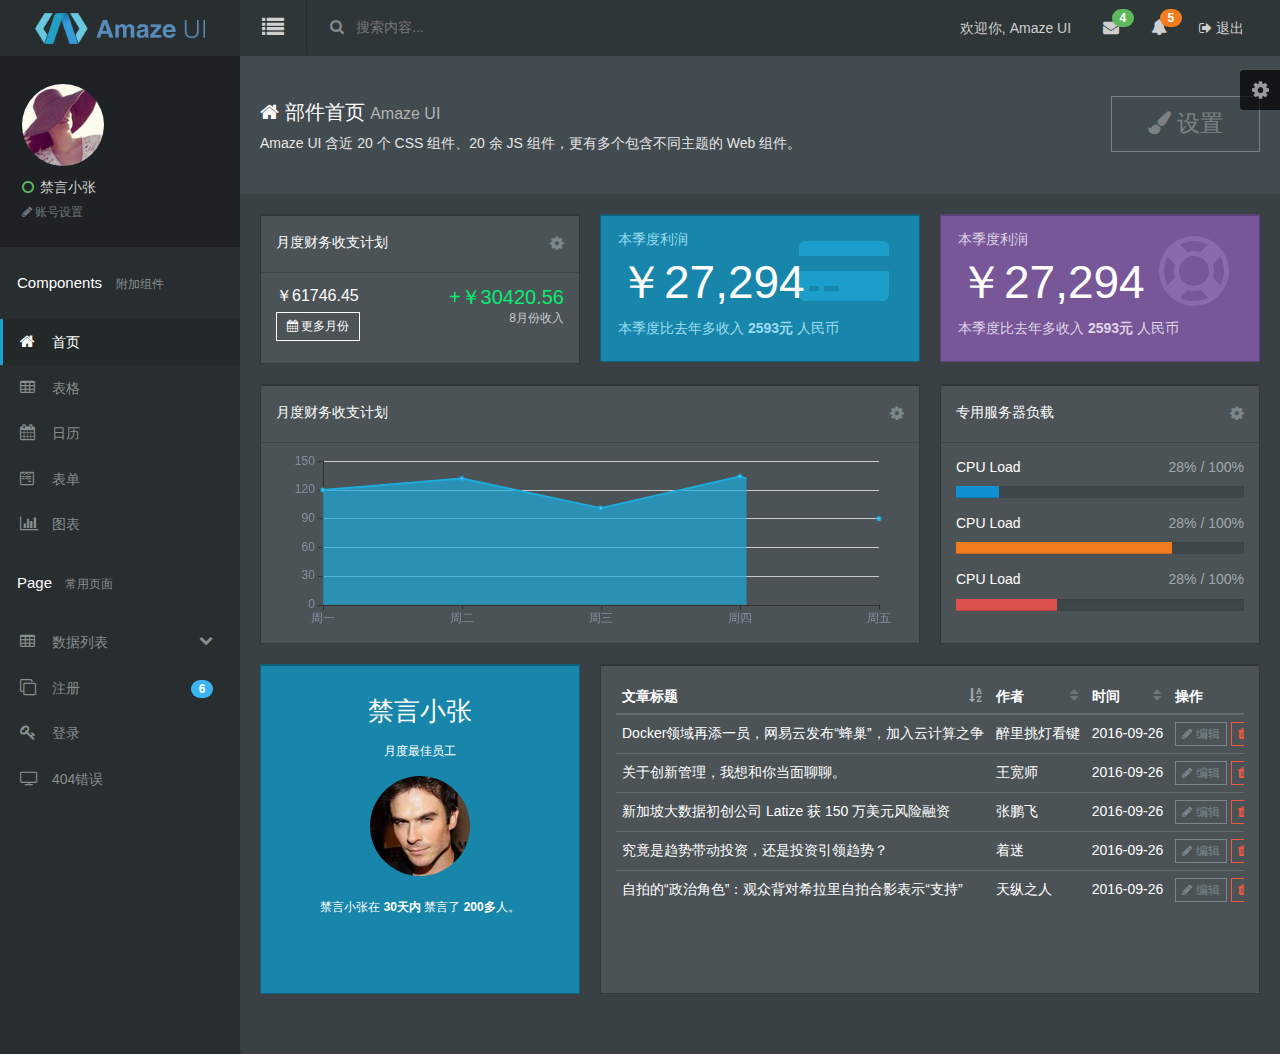
<file: jugg-pm/src/main/resources/static/admin/index.html>
<!DOCTYPE html>
<html lang="en">

<head>
    <meta charset="utf-8">
    <meta http-equiv="X-UA-Compatible" content="IE=edge">
    <title>Amaze UI Admin index Examples</title>
    <meta name="description" content="这是一个 index 页面">
    <meta name="keywords" content="index">
    <meta name="viewport" content="width=device-width, initial-scale=1">
    <meta name="renderer" content="webkit">
    <meta http-equiv="Cache-Control" content="no-siteapp" />
    <link rel="icon" type="image/png" href="assets/i/favicon.png">
    <link rel="apple-touch-icon-precomposed" href="assets/i/app-icon72x72@2x.png">
    <meta name="apple-mobile-web-app-title" content="Amaze UI" />
    <script src="assets/js/echarts.min.js"></script>
    <link rel="stylesheet" href="assets/css/amazeui.min.css" />
    <link rel="stylesheet" href="assets/css/amazeui.datatables.min.css" />
    <link rel="stylesheet" href="assets/css/app.css">
    <script src="assets/js/jquery.min.js"></script>

</head>

<body data-type="index">
    <script src="assets/js/theme.js"></script>
    <div class="am-g tpl-g">
        <!-- 头部 -->
        <header>
            <!-- logo -->
            <div class="am-fl tpl-header-logo">
                <a href="javascript:;"><img src="assets/img/logo.png" alt=""></a>
            </div>
            <!-- 右侧内容 -->
            <div class="tpl-header-fluid">
                <!-- 侧边切换 -->
                <div class="am-fl tpl-header-switch-button am-icon-list">
                    <span>

                </span>
                </div>
                <!-- 搜索 -->
                <div class="am-fl tpl-header-search">
                    <form class="tpl-header-search-form" action="javascript:;">
                        <button class="tpl-header-search-btn am-icon-search"></button>
                        <input class="tpl-header-search-box" type="text" placeholder="搜索内容...">
                    </form>
                </div>
                <!-- 其它功能-->
                <div class="am-fr tpl-header-navbar">
                    <ul>
                        <!-- 欢迎语 -->
                        <li class="am-text-sm tpl-header-navbar-welcome">
                            <a href="javascript:;">欢迎你, <span>Amaze UI</span> </a>
                        </li>

                        <!-- 新邮件 -->
                        <li class="am-dropdown tpl-dropdown" data-am-dropdown>
                            <a href="javascript:;" class="am-dropdown-toggle tpl-dropdown-toggle" data-am-dropdown-toggle>
                                <i class="am-icon-envelope"></i>
                                <span class="am-badge am-badge-success am-round item-feed-badge">4</span>
                            </a>
                            <!-- 弹出列表 -->
                            <ul class="am-dropdown-content tpl-dropdown-content">
                                <li class="tpl-dropdown-menu-messages">
                                    <a href="javascript:;" class="tpl-dropdown-menu-messages-item am-cf">
                                        <div class="menu-messages-ico">
                                            <img src="assets/img/user04.png" alt="">
                                        </div>
                                        <div class="menu-messages-time">
                                            3小时前
                                        </div>
                                        <div class="menu-messages-content">
                                            <div class="menu-messages-content-title">
                                                <i class="am-icon-circle-o am-text-success"></i>
                                                <span>夕风色</span>
                                            </div>
                                            <div class="am-text-truncate"> Amaze UI 的诞生，依托于 GitHub 及其他技术社区上一些优秀的资源；Amaze UI 的成长，则离不开用户的支持。 </div>
                                            <div class="menu-messages-content-time">2016-09-21 下午 16:40</div>
                                        </div>
                                    </a>
                                </li>

                                <li class="tpl-dropdown-menu-messages">
                                    <a href="javascript:;" class="tpl-dropdown-menu-messages-item am-cf">
                                        <div class="menu-messages-ico">
                                            <img src="assets/img/user02.png" alt="">
                                        </div>
                                        <div class="menu-messages-time">
                                            5天前
                                        </div>
                                        <div class="menu-messages-content">
                                            <div class="menu-messages-content-title">
                                                <i class="am-icon-circle-o am-text-warning"></i>
                                                <span>禁言小张</span>
                                            </div>
                                            <div class="am-text-truncate"> 为了能最准确的传达所描述的问题， 建议你在反馈时附上演示，方便我们理解。 </div>
                                            <div class="menu-messages-content-time">2016-09-16 上午 09:23</div>
                                        </div>
                                    </a>
                                </li>
                                <li class="tpl-dropdown-menu-messages">
                                    <a href="javascript:;" class="tpl-dropdown-menu-messages-item am-cf">
                                        <i class="am-icon-circle-o"></i> 进入列表…
                                    </a>
                                </li>
                            </ul>
                        </li>

                        <!-- 新提示 -->
                        <li class="am-dropdown" data-am-dropdown>
                            <a href="javascript:;" class="am-dropdown-toggle" data-am-dropdown-toggle>
                                <i class="am-icon-bell"></i>
                                <span class="am-badge am-badge-warning am-round item-feed-badge">5</span>
                            </a>

                            <!-- 弹出列表 -->
                            <ul class="am-dropdown-content tpl-dropdown-content">
                                <li class="tpl-dropdown-menu-notifications">
                                    <a href="javascript:;" class="tpl-dropdown-menu-notifications-item am-cf">
                                        <div class="tpl-dropdown-menu-notifications-title">
                                            <i class="am-icon-line-chart"></i>
                                            <span> 有6笔新的销售订单</span>
                                        </div>
                                        <div class="tpl-dropdown-menu-notifications-time">
                                            12分钟前
                                        </div>
                                    </a>
                                </li>
                                <li class="tpl-dropdown-menu-notifications">
                                    <a href="javascript:;" class="tpl-dropdown-menu-notifications-item am-cf">
                                        <div class="tpl-dropdown-menu-notifications-title">
                                            <i class="am-icon-star"></i>
                                            <span> 有3个来自人事部的消息</span>
                                        </div>
                                        <div class="tpl-dropdown-menu-notifications-time">
                                            30分钟前
                                        </div>
                                    </a>
                                </li>
                                <li class="tpl-dropdown-menu-notifications">
                                    <a href="javascript:;" class="tpl-dropdown-menu-notifications-item am-cf">
                                        <div class="tpl-dropdown-menu-notifications-title">
                                            <i class="am-icon-folder-o"></i>
                                            <span> 上午开会记录存档</span>
                                        </div>
                                        <div class="tpl-dropdown-menu-notifications-time">
                                            1天前
                                        </div>
                                    </a>
                                </li>


                                <li class="tpl-dropdown-menu-notifications">
                                    <a href="javascript:;" class="tpl-dropdown-menu-notifications-item am-cf">
                                        <i class="am-icon-bell"></i> 进入列表…
                                    </a>
                                </li>
                            </ul>
                        </li>

                        <!-- 退出 -->
                        <li class="am-text-sm">
                            <a href="javascript:;">
                                <span class="am-icon-sign-out"></span> 退出
                            </a>
                        </li>
                    </ul>
                </div>
            </div>

        </header>
        <!-- 风格切换 -->
        <div class="tpl-skiner">
            <div class="tpl-skiner-toggle am-icon-cog">
            </div>
            <div class="tpl-skiner-content">
                <div class="tpl-skiner-content-title">
                    选择主题
                </div>
                <div class="tpl-skiner-content-bar">
                    <span class="skiner-color skiner-white" data-color="theme-white"></span>
                    <span class="skiner-color skiner-black" data-color="theme-black"></span>
                </div>
            </div>
        </div>
        <!-- 侧边导航栏 -->
        <div class="left-sidebar">
            <!-- 用户信息 -->
            <div class="tpl-sidebar-user-panel">
                <div class="tpl-user-panel-slide-toggleable">
                    <div class="tpl-user-panel-profile-picture">
                        <img src="assets/img/user04.png" alt="">
                    </div>
                    <span class="user-panel-logged-in-text">
              <i class="am-icon-circle-o am-text-success tpl-user-panel-status-icon"></i>
              禁言小张
          </span>
                    <a href="javascript:;" class="tpl-user-panel-action-link"> <span class="am-icon-pencil"></span> 账号设置</a>
                </div>
            </div>

            <!-- 菜单 -->
            <ul class="sidebar-nav">
                <li class="sidebar-nav-heading">Components <span class="sidebar-nav-heading-info"> 附加组件</span></li>
                <li class="sidebar-nav-link">
                    <a href="index.html" class="active">
                        <i class="am-icon-home sidebar-nav-link-logo"></i> 首页
                    </a>
                </li>
                <li class="sidebar-nav-link">
                    <a href="tables.html">
                        <i class="am-icon-table sidebar-nav-link-logo"></i> 表格
                    </a>
                </li>
                <li class="sidebar-nav-link">
                    <a href="calendar.html">
                        <i class="am-icon-calendar sidebar-nav-link-logo"></i> 日历
                    </a>
                </li>
                <li class="sidebar-nav-link">
                    <a href="form.html">
                        <i class="am-icon-wpforms sidebar-nav-link-logo"></i> 表单

                    </a>
                </li>
                <li class="sidebar-nav-link">
                    <a href="chart.html">
                        <i class="am-icon-bar-chart sidebar-nav-link-logo"></i> 图表

                    </a>
                </li>

                <li class="sidebar-nav-heading">Page<span class="sidebar-nav-heading-info"> 常用页面</span></li>
                <li class="sidebar-nav-link">
                    <a href="javascript:;" class="sidebar-nav-sub-title">
                        <i class="am-icon-table sidebar-nav-link-logo"></i> 数据列表
                        <span class="am-icon-chevron-down am-fr am-margin-right-sm sidebar-nav-sub-ico"></span>
                    </a>
                    <ul class="sidebar-nav sidebar-nav-sub">
                        <li class="sidebar-nav-link">
                            <a href="table-list.html">
                                <span class="am-icon-angle-right sidebar-nav-link-logo"></span> 文字列表
                            </a>
                        </li>

                        <li class="sidebar-nav-link">
                            <a href="table-list-img.html">
                                <span class="am-icon-angle-right sidebar-nav-link-logo"></span> 图文列表
                            </a>
                        </li>
                    </ul>
                </li>
                <li class="sidebar-nav-link">
                    <a href="../login/sign-up.html">
                        <i class="am-icon-clone sidebar-nav-link-logo"></i> 注册
                        <span class="am-badge am-badge-secondary sidebar-nav-link-logo-ico am-round am-fr am-margin-right-sm">6</span>
                    </a>
                </li>
                <li class="sidebar-nav-link">
                    <a href="../login/login.html">
                        <i class="am-icon-key sidebar-nav-link-logo"></i> 登录
                    </a>
                </li>
                <li class="sidebar-nav-link">
                    <a href="404.html">
                        <i class="am-icon-tv sidebar-nav-link-logo"></i> 404错误
                    </a>
                </li>

            </ul>
        </div>


        <!-- 内容区域 -->
        <div class="tpl-content-wrapper">

            <div class="container-fluid am-cf">
                <div class="row">
                    <div class="am-u-sm-12 am-u-md-12 am-u-lg-9">
                        <div class="page-header-heading"><span class="am-icon-home page-header-heading-icon"></span> 部件首页 <small>Amaze UI</small></div>
                        <p class="page-header-description">Amaze UI 含近 20 个 CSS 组件、20 余 JS 组件，更有多个包含不同主题的 Web 组件。</p>
                    </div>
                    <div class="am-u-lg-3 tpl-index-settings-button">
                        <button type="button" class="page-header-button"><span class="am-icon-paint-brush"></span> 设置</button>
                    </div>
                </div>

            </div>

            <div class="row-content am-cf">
                <div class="row  am-cf">
                    <div class="am-u-sm-12 am-u-md-12 am-u-lg-4">
                        <div class="widget am-cf">
                            <div class="widget-head am-cf">
                                <div class="widget-title am-fl">月度财务收支计划</div>
                                <div class="widget-function am-fr">
                                    <a href="javascript:;" class="am-icon-cog"></a>
                                </div>
                            </div>
                            <div class="widget-body am-fr">
                                <div class="am-fl">
                                    <div class="widget-fluctuation-period-text">
                                        ￥61746.45
                                        <button class="widget-fluctuation-tpl-btn">
                        <i class="am-icon-calendar"></i>
                        更多月份
                      </button>
                                    </div>
                                </div>
                                <div class="am-fr am-cf">
                                    <div class="widget-fluctuation-description-amount text-success" am-cf>
                                        +￥30420.56

                                    </div>
                                    <div class="widget-fluctuation-description-text am-text-right">
                                        8月份收入
                                    </div>
                                </div>
                            </div>
                        </div>

                    </div>
                    <div class="am-u-sm-12 am-u-md-6 am-u-lg-4">
                        <div class="widget widget-primary am-cf">
                            <div class="widget-statistic-header">
                                本季度利润
                            </div>
                            <div class="widget-statistic-body">
                                <div class="widget-statistic-value">
                                    ￥27,294
                                </div>
                                <div class="widget-statistic-description">
                                    本季度比去年多收入 <strong>2593元</strong> 人民币
                                </div>
                                <span class="widget-statistic-icon am-icon-credit-card-alt"></span>
                            </div>
                        </div>
                    </div>
                    <div class="am-u-sm-12 am-u-md-6 am-u-lg-4">
                        <div class="widget widget-purple am-cf">
                            <div class="widget-statistic-header">
                                本季度利润
                            </div>
                            <div class="widget-statistic-body">
                                <div class="widget-statistic-value">
                                    ￥27,294
                                </div>
                                <div class="widget-statistic-description">
                                    本季度比去年多收入 <strong>2593元</strong> 人民币
                                </div>
                                <span class="widget-statistic-icon am-icon-support"></span>
                            </div>
                        </div>
                    </div>
                </div>

                <div class="row am-cf">
                    <div class="am-u-sm-12 am-u-md-8">
                        <div class="widget am-cf">
                            <div class="widget-head am-cf">
                                <div class="widget-title am-fl">月度财务收支计划</div>
                                <div class="widget-function am-fr">
                                    <a href="javascript:;" class="am-icon-cog"></a>
                                </div>
                            </div>
                            <div class="widget-body-md widget-body tpl-amendment-echarts am-fr" id="tpl-echarts">

                            </div>
                        </div>
                    </div>

                    <div class="am-u-sm-12 am-u-md-4">
                        <div class="widget am-cf">
                            <div class="widget-head am-cf">
                                <div class="widget-title am-fl">专用服务器负载</div>
                                <div class="widget-function am-fr">
                                    <a href="javascript:;" class="am-icon-cog"></a>
                                </div>
                            </div>
                            <div class="widget-body widget-body-md am-fr">

                                <div class="am-progress-title">CPU Load <span class="am-fr am-progress-title-more">28% / 100%</span></div>
                                <div class="am-progress">
                                    <div class="am-progress-bar" style="width: 15%"></div>
                                </div>
                                <div class="am-progress-title">CPU Load <span class="am-fr am-progress-title-more">28% / 100%</span></div>
                                <div class="am-progress">
                                    <div class="am-progress-bar  am-progress-bar-warning" style="width: 75%"></div>
                                </div>
                                <div class="am-progress-title">CPU Load <span class="am-fr am-progress-title-more">28% / 100%</span></div>
                                <div class="am-progress">
                                    <div class="am-progress-bar am-progress-bar-danger" style="width: 35%"></div>
                                </div>
                            </div>
                        </div>
                    </div>
                </div>


                <div class="row am-cf">
                    <div class="am-u-sm-12 am-u-md-12 am-u-lg-4 widget-margin-bottom-lg ">
                        <div class="tpl-user-card am-text-center widget-body-lg">
                            <div class="tpl-user-card-title">
                                禁言小张
                            </div>
                            <div class="achievement-subheading">
                                月度最佳员工
                            </div>
                            <img class="achievement-image" src="assets/img/user07.png" alt="">
                            <div class="achievement-description">
                                禁言小张在
                                <strong>30天内</strong> 禁言了
                                <strong>200多</strong>人。
                            </div>
                        </div>
                    </div>

                    <div class="am-u-sm-12 am-u-md-12 am-u-lg-8 widget-margin-bottom-lg">

                        <div class="widget am-cf widget-body-lg">

                            <div class="widget-body  am-fr">
                                <div class="am-scrollable-horizontal ">
                                    <table width="100%" class="am-table am-table-compact am-text-nowrap tpl-table-black " id="example-r">
                                        <thead>
                                            <tr>
                                                <th>文章标题</th>
                                                <th>作者</th>
                                                <th>时间</th>
                                                <th>操作</th>
                                            </tr>
                                        </thead>
                                        <tbody>
                                            <tr class="gradeX">
                                                <td>新加坡大数据初创公司 Latize 获 150 万美元风险融资</td>
                                                <td>张鹏飞</td>
                                                <td>2016-09-26</td>
                                                <td>
                                                    <div class="tpl-table-black-operation">
                                                        <a href="javascript:;">
                                                            <i class="am-icon-pencil"></i> 编辑
                                                        </a>
                                                        <a href="javascript:;" class="tpl-table-black-operation-del">
                                                            <i class="am-icon-trash"></i> 删除
                                                        </a>
                                                    </div>
                                                </td>
                                            </tr>
                                            <tr class="even gradeC">
                                                <td>自拍的“政治角色”：观众背对希拉里自拍合影表示“支持”</td>
                                                <td>天纵之人</td>
                                                <td>2016-09-26</td>
                                                <td>
                                                    <div class="tpl-table-black-operation">
                                                        <a href="javascript:;">
                                                            <i class="am-icon-pencil"></i> 编辑
                                                        </a>
                                                        <a href="javascript:;" class="tpl-table-black-operation-del">
                                                            <i class="am-icon-trash"></i> 删除
                                                        </a>
                                                    </div>
                                                </td>
                                            </tr>
                                            <tr class="gradeX">
                                                <td>关于创新管理，我想和你当面聊聊。</td>
                                                <td>王宽师</td>
                                                <td>2016-09-26</td>
                                                <td>
                                                    <div class="tpl-table-black-operation">
                                                        <a href="javascript:;">
                                                            <i class="am-icon-pencil"></i> 编辑
                                                        </a>
                                                        <a href="javascript:;" class="tpl-table-black-operation-del">
                                                            <i class="am-icon-trash"></i> 删除
                                                        </a>
                                                    </div>
                                                </td>
                                            </tr>
                                            <tr class="even gradeC">
                                                <td>究竟是趋势带动投资，还是投资引领趋势？</td>
                                                <td>着迷</td>
                                                <td>2016-09-26</td>
                                                <td>
                                                    <div class="tpl-table-black-operation">
                                                        <a href="javascript:;">
                                                            <i class="am-icon-pencil"></i> 编辑
                                                        </a>
                                                        <a href="javascript:;" class="tpl-table-black-operation-del">
                                                            <i class="am-icon-trash"></i> 删除
                                                        </a>
                                                    </div>
                                                </td>
                                            </tr>
                                            <tr class="even gradeC">
                                                <td>Docker领域再添一员，网易云发布“蜂巢”，加入云计算之争</td>
                                                <td>醉里挑灯看键</td>
                                                <td>2016-09-26</td>
                                                <td>
                                                    <div class="tpl-table-black-operation">
                                                        <a href="javascript:;">
                                                            <i class="am-icon-pencil"></i> 编辑
                                                        </a>
                                                        <a href="javascript:;" class="tpl-table-black-operation-del">
                                                            <i class="am-icon-trash"></i> 删除
                                                        </a>
                                                    </div>
                                                </td>
                                            </tr>


                                            <!-- more data -->
                                        </tbody>
                                    </table>
                                </div>
                            </div>
                        </div>

                    </div>
                </div>
            </div>
        </div>
    </div>
    </div>
    <script src="assets/js/amazeui.min.js"></script>
    <script src="assets/js/amazeui.datatables.min.js"></script>
    <script src="assets/js/dataTables.responsive.min.js"></script>
    <script src="assets/js/app.js"></script>

</body>

</html>
</file>
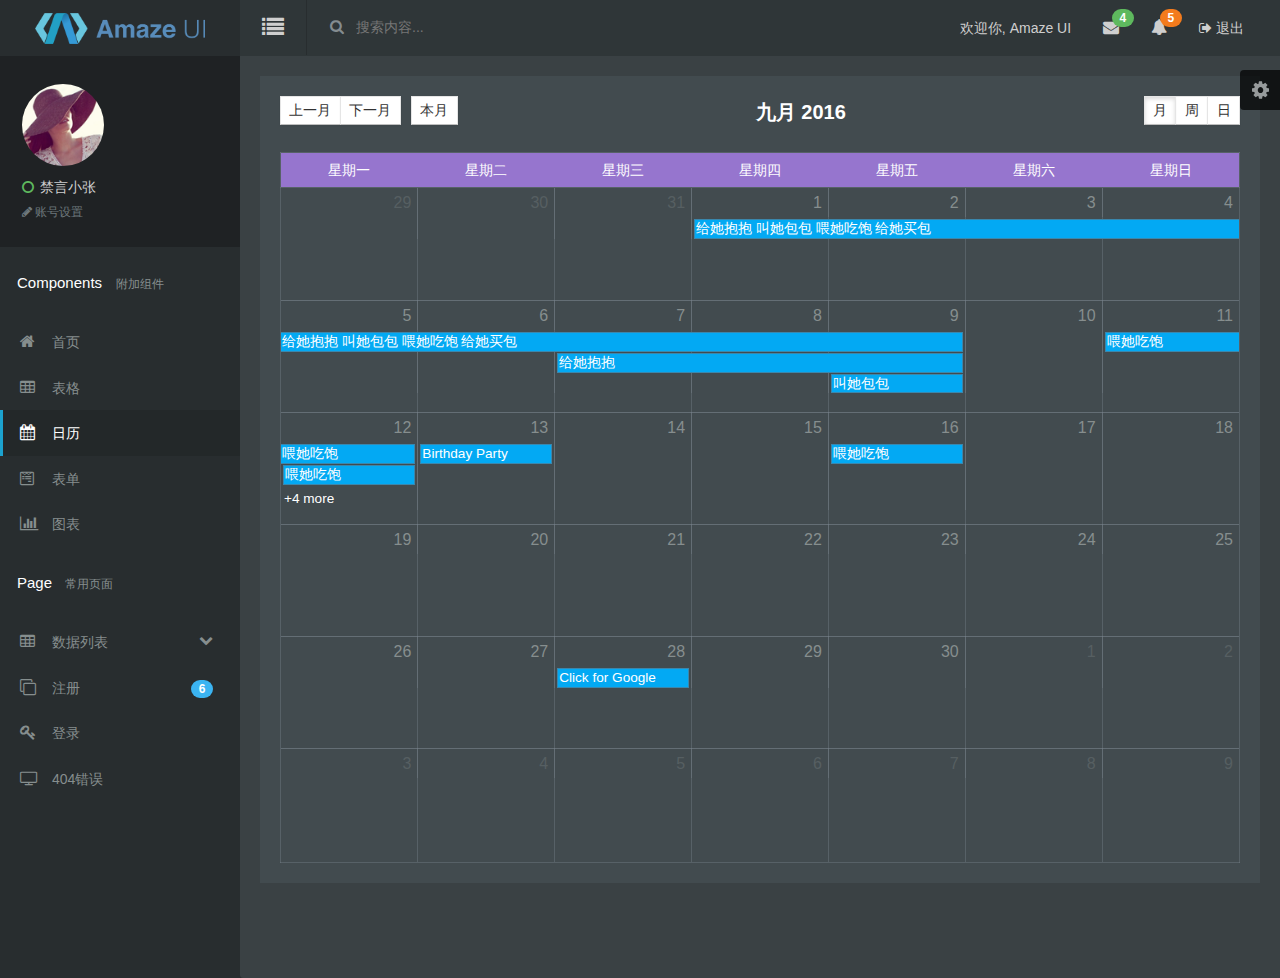
<file: jugg-pm/src/main/resources/static/admin/calendar.html>
<!DOCTYPE html>
<html lang="en">

<head>
    <meta charset="utf-8">
    <meta http-equiv="X-UA-Compatible" content="IE=edge">
    <title>Amaze UI Admin index Examples</title>
    <meta name="description" content="这是一个 index 页面">
    <meta name="keywords" content="index">
    <meta name="viewport" content="width=device-width, initial-scale=1">
    <meta name="renderer" content="webkit">
    <meta http-equiv="Cache-Control" content="no-siteapp" />
    <link rel="icon" type="image/png" href="assets/i/favicon.png">
    <link rel="apple-touch-icon-precomposed" href="assets/i/app-icon72x72@2x.png">
    <meta name="apple-mobile-web-app-title" content="Amaze UI" />
    <link rel="stylesheet" href="assets/css/amazeui.min.css" />
    <link rel="stylesheet" href="assets/css/fullcalendar.min.css" />
    <link rel="stylesheet" href="assets/css/fullcalendar.print.css" media='print' />
    <link rel="stylesheet" href="assets/css/app.css">
    <script src="assets/js/jquery.min.js"></script>

</head>

<body data-type="widgets">
    <script src="assets/js/theme.js"></script>
    <div class="am-g tpl-g">
        <!-- 头部 -->
        <header>
            <!-- logo -->
            <div class="am-fl tpl-header-logo">
                <a href="javascript:;"><img src="assets/img/logo.png" alt=""></a>
            </div>
            <!-- 右侧内容 -->
            <div class="tpl-header-fluid">
                <!-- 侧边切换 -->
                <div class="am-fl tpl-header-switch-button am-icon-list">
                    <span>

                </span>
                </div>
                <!-- 搜索 -->
                <div class="am-fl tpl-header-search">
                    <form class="tpl-header-search-form" action="javascript:;">
                        <button class="tpl-header-search-btn am-icon-search"></button>
                        <input class="tpl-header-search-box" type="text" placeholder="搜索内容...">
                    </form>
                </div>
                <!-- 其它功能-->
                <div class="am-fr tpl-header-navbar">
                    <ul>
                        <!-- 欢迎语 -->
                        <li class="am-text-sm tpl-header-navbar-welcome">
                            <a href="javascript:;">欢迎你, <span>Amaze UI</span> </a>
                        </li>

                        <!-- 新邮件 -->
                        <li class="am-dropdown tpl-dropdown" data-am-dropdown>
                            <a href="javascript:;" class="am-dropdown-toggle tpl-dropdown-toggle" data-am-dropdown-toggle>
                                <i class="am-icon-envelope"></i>
                                <span class="am-badge am-badge-success am-round item-feed-badge">4</span>
                            </a>
                            <!-- 弹出列表 -->
                            <ul class="am-dropdown-content tpl-dropdown-content">
                                <li class="tpl-dropdown-menu-messages">
                                    <a href="javascript:;" class="tpl-dropdown-menu-messages-item am-cf">
                                        <div class="menu-messages-ico">
                                            <img src="assets/img/user04.png" alt="">
                                        </div>
                                        <div class="menu-messages-time">
                                            3小时前
                                        </div>
                                        <div class="menu-messages-content">
                                            <div class="menu-messages-content-title">
                                                <i class="am-icon-circle-o am-text-success"></i>
                                                <span>夕风色</span>
                                            </div>
                                            <div class="am-text-truncate"> Amaze UI 的诞生，依托于 GitHub 及其他技术社区上一些优秀的资源；Amaze UI 的成长，则离不开用户的支持。 </div>
                                            <div class="menu-messages-content-time">2016-09-21 下午 16:40</div>
                                        </div>
                                    </a>
                                </li>

                                <li class="tpl-dropdown-menu-messages">
                                    <a href="javascript:;" class="tpl-dropdown-menu-messages-item am-cf">
                                        <div class="menu-messages-ico">
                                            <img src="assets/img/user02.png" alt="">
                                        </div>
                                        <div class="menu-messages-time">
                                            5天前
                                        </div>
                                        <div class="menu-messages-content">
                                            <div class="menu-messages-content-title">
                                                <i class="am-icon-circle-o am-text-warning"></i>
                                                <span>禁言小张</span>
                                            </div>
                                            <div class="am-text-truncate"> 为了能最准确的传达所描述的问题， 建议你在反馈时附上演示，方便我们理解。 </div>
                                            <div class="menu-messages-content-time">2016-09-16 上午 09:23</div>
                                        </div>
                                    </a>
                                </li>
                                <li class="tpl-dropdown-menu-messages">
                                    <a href="javascript:;" class="tpl-dropdown-menu-messages-item am-cf">
                                        <i class="am-icon-circle-o"></i> 进入列表…
                                    </a>
                                </li>
                            </ul>
                        </li>

                        <!-- 新提示 -->
                        <li class="am-dropdown" data-am-dropdown>
                            <a href="javascript:;" class="am-dropdown-toggle" data-am-dropdown-toggle>
                                <i class="am-icon-bell"></i>
                                <span class="am-badge am-badge-warning am-round item-feed-badge">5</span>
                            </a>

                            <!-- 弹出列表 -->
                            <ul class="am-dropdown-content tpl-dropdown-content">
                                <li class="tpl-dropdown-menu-notifications">
                                    <a href="javascript:;" class="tpl-dropdown-menu-notifications-item am-cf">
                                        <div class="tpl-dropdown-menu-notifications-title">
                                            <i class="am-icon-line-chart"></i>
                                            <span> 有6笔新的销售订单</span>
                                        </div>
                                        <div class="tpl-dropdown-menu-notifications-time">
                                            12分钟前
                                        </div>
                                    </a>
                                </li>
                                <li class="tpl-dropdown-menu-notifications">
                                    <a href="javascript:;" class="tpl-dropdown-menu-notifications-item am-cf">
                                        <div class="tpl-dropdown-menu-notifications-title">
                                            <i class="am-icon-star"></i>
                                            <span> 有3个来自人事部的消息</span>
                                        </div>
                                        <div class="tpl-dropdown-menu-notifications-time">
                                            30分钟前
                                        </div>
                                    </a>
                                </li>
                                <li class="tpl-dropdown-menu-notifications">
                                    <a href="javascript:;" class="tpl-dropdown-menu-notifications-item am-cf">
                                        <div class="tpl-dropdown-menu-notifications-title">
                                            <i class="am-icon-folder-o"></i>
                                            <span> 上午开会记录存档</span>
                                        </div>
                                        <div class="tpl-dropdown-menu-notifications-time">
                                            1天前
                                        </div>
                                    </a>
                                </li>


                                <li class="tpl-dropdown-menu-notifications">
                                    <a href="javascript:;" class="tpl-dropdown-menu-notifications-item am-cf">
                                        <i class="am-icon-bell"></i> 进入列表…
                                    </a>
                                </li>
                            </ul>
                        </li>

                        <!-- 退出 -->
                        <li class="am-text-sm">
                            <a href="javascript:;">
                                <span class="am-icon-sign-out"></span> 退出
                            </a>
                        </li>
                    </ul>
                </div>
            </div>

        </header>
        <!-- 风格切换 -->
        <div class="tpl-skiner">
            <div class="tpl-skiner-toggle am-icon-cog">
            </div>
            <div class="tpl-skiner-content">
                <div class="tpl-skiner-content-title">
                    选择主题
                </div>
                <div class="tpl-skiner-content-bar">
                    <span class="skiner-color skiner-white" data-color="theme-white"></span>
                    <span class="skiner-color skiner-black" data-color="theme-black"></span>
                </div>
            </div>
        </div>
        <!-- 侧边导航栏 -->
        <div class="left-sidebar">
            <!-- 用户信息 -->
            <div class="tpl-sidebar-user-panel">
                <div class="tpl-user-panel-slide-toggleable">
                    <div class="tpl-user-panel-profile-picture">
                        <img src="assets/img/user04.png" alt="">
                    </div>
                    <span class="user-panel-logged-in-text">
              <i class="am-icon-circle-o am-text-success tpl-user-panel-status-icon"></i>
              禁言小张
          </span>
                    <a href="javascript:;" class="tpl-user-panel-action-link"> <span class="am-icon-pencil"></span> 账号设置</a>
                </div>
            </div>


            <!-- 菜单 -->
            <ul class="sidebar-nav">
                <li class="sidebar-nav-heading">Components <span class="sidebar-nav-heading-info"> 附加组件</span></li>
                <li class="sidebar-nav-link">
                    <a href="index.html">
                        <i class="am-icon-home sidebar-nav-link-logo"></i> 首页
                    </a>
                </li>
                <li class="sidebar-nav-link">
                    <a href="tables.html">
                        <i class="am-icon-table sidebar-nav-link-logo"></i> 表格
                    </a>
                </li>
                <li class="sidebar-nav-link">
                    <a href="calendar.html" class="active">
                        <i class="am-icon-calendar sidebar-nav-link-logo"></i> 日历
                    </a>
                </li>
                <li class="sidebar-nav-link">
                    <a href="form.html">
                        <i class="am-icon-wpforms sidebar-nav-link-logo"></i> 表单

                    </a>
                </li>
                <li class="sidebar-nav-link">
                    <a href="chart.html">
                        <i class="am-icon-bar-chart sidebar-nav-link-logo"></i> 图表

                    </a>
                </li>

                <li class="sidebar-nav-heading">Page<span class="sidebar-nav-heading-info"> 常用页面</span></li>
                <li class="sidebar-nav-link">
                    <a href="javascript:;" class="sidebar-nav-sub-title">
                        <i class="am-icon-table sidebar-nav-link-logo"></i> 数据列表
                        <span class="am-icon-chevron-down am-fr am-margin-right-sm sidebar-nav-sub-ico"></span>
                    </a>
                    <ul class="sidebar-nav sidebar-nav-sub">
                        <li class="sidebar-nav-link">
                            <a href="table-list.html">
                                <span class="am-icon-angle-right sidebar-nav-link-logo"></span> 文字列表
                            </a>
                        </li>

                        <li class="sidebar-nav-link">
                            <a href="table-list-img.html">
                                <span class="am-icon-angle-right sidebar-nav-link-logo"></span> 图文列表
                            </a>
                        </li>
                    </ul>
                </li>
                <li class="sidebar-nav-link">
                    <a href="../login/sign-up.html">
                        <i class="am-icon-clone sidebar-nav-link-logo"></i> 注册
                        <span class="am-badge am-badge-secondary sidebar-nav-link-logo-ico am-round am-fr am-margin-right-sm">6</span>
                    </a>
                </li>
                <li class="sidebar-nav-link">
                    <a href="../login/login.html">
                        <i class="am-icon-key sidebar-nav-link-logo"></i> 登录
                    </a>
                </li>
                <li class="sidebar-nav-link">
                    <a href="404.html">
                        <i class="am-icon-tv sidebar-nav-link-logo"></i> 404错误
                    </a>
                </li>

            </ul>
        </div>



        <!-- 内容区域 -->
        <div class="tpl-content-wrapper">



            <div class="row-content am-cf">
                <div class="tpl-calendar-box">
                    <div id="calendar"></div>
                </div>






            </div>
        </div>
    </div>
    </div>


    <!-- 弹出层 -->

    <div class="am-modal am-modal-no-btn" id="calendar-edit-box">
        <div class="am-modal-dialog tpl-model-dialog">
            <div class="am-modal-hd">
                <a href="javascript: void(0)" class="am-close edit-box-close am-close-spin" data-am-modal-close>&times;</a>
            </div>
            <div class="am-modal-bd tpl-am-model-bd am-cf">

                <form class="am-form tpl-form-border-form">
                    <div class="am-form-group am-u-sm-12">
                        <label for="user-name" class="am-u-sm-12 am-form-label am-text-left">标题 <span class="tpl-form-line-small-title">Title</span></label>
                        <div class="am-u-sm-12">
                            <input type="text" class="tpl-form-input am-margin-top-xs calendar-edit-box-title" id="user-name" placeholder="" disabled>
                        </div>
                    </div>







                </form>

            </div>
        </div>
    </div>
    <script src="assets/js/moment.js"></script>
    <script src="assets/js/amazeui.min.js"></script>
    <script src="assets/js/fullcalendar.min.js"></script>
    <script src="assets/js/app.js"></script>
    <script>
        $(document).ready(function() {
            var editBox = $('#calendar-edit-box');

            $('.edit-box-close').on('click', function() {
                $('#calendar').fullCalendar('unselect');
            })
            $('#calendar').fullCalendar({

                header: {
                    left: 'prev,next today',
                    center: 'title',
                    right: 'month,agendaWeek,agendaDay'
                },

                monthNames: ["一月", "二月", "三月", "四月", "五月", "六月", "七月", "八月", "九月", "十月", "十一月", "十二月"],
                monthNamesShort: ["一月", "二月", "三月", "四月", "五月", "六月", "七月", "八月", "九月", "十月", "十一月", "十二月"],
                dayNames: ["星期日", "星期一", "星期二", "星期三", "星期四", "星期五", "星期六"],
                dayNamesShort: ["星期日", "星期一", "星期二", "星期三", "星期四", "星期五", "星期六"],
                today: ["今天"],
                firstDay: 1,
                buttonText: {
                    today: '本月',
                    month: '月',
                    week: '周',
                    day: '日',
                    prev: '上一月',
                    next: '下一月'
                },
                defaultDate: '2016-09-12',
                lang: 'zh-cn',
                navLinks: true, // can click day/week names to navigate views
                selectable: true,
                selectHelper: true,
                select: function(start, end) {
                    var title = prompt('填写你的记录的:');
                    var eventData;
                    if (title) {
                        eventData = {
                            title: title,
                            start: start,
                            end: end
                        };
                        $('#calendar').fullCalendar('renderEvent', eventData, true); // stick? = true
                    }
                    $('#calendar').fullCalendar('unselect');



                },
                editable: true,
                eventLimit: true, // allow "more" link when too many events
                eventClick: function(event, jsEvent, view) {

                    // event.source.events[0].title = '222223333'
                    // 修改数据
                    // 标题
                    $('.calendar-edit-box-title').val(event.title)



                    //  弹出框
                    editBox.modal();





                },
                events: [{
                    id: 1,
                    title: '给她抱抱 叫她包包 喂她吃饱 给她买包',
                    start: '2016-09-01',
                    end: '2016-09-10'
                }, {
                    id: 2,
                    title: '给她抱抱',
                    start: '2016-09-07',
                    end: '2016-09-10'
                }, {
                    id: 3,
                    title: '叫她包包',
                    start: '2016-09-09',
                    end: '2016-09-10'
                }, {
                    id: 4,
                    title: '喂她吃饱',
                    start: '2016-09-16',
                    end: '2016-09-10'
                }, {
                    id: 5,
                    title: '喂她吃饱',
                    start: '2016-09-11',
                    end: '2016-09-13'
                }, {
                    id: 6,
                    title: '喂她吃饱',
                    start: '2016-09-12',
                    end: '2016-09-12'
                }, {
                    id: 7,
                    title: '喂她吃饱',
                    start: '2016-09-12',
                    end: '2016-09-12'
                }, {
                    id: 8,
                    title: '喂她吃饱',
                    start: '2016-09-12',
                    end: '2016-09-12'
                }, {
                    id: 9,
                    title: '喂她吃饱',
                    start: '2016-09-12',
                    end: '2016-09-12'
                }, {
                    id: 10,
                    title: '喂她吃饱',
                    start: '2016-09-12',
                    end: '2016-09-12'
                }, {
                    id: 11,
                    title: 'Birthday Party',
                    start: '2016-09-13',
                    end: '2016-09-12'
                }, {
                    id: 12,
                    title: 'Click for Google',
                    start: '2016-09-28',
                    end: '2016-09-12'
                }]
            });

        });
    </script>
</body>

</html>
</file>
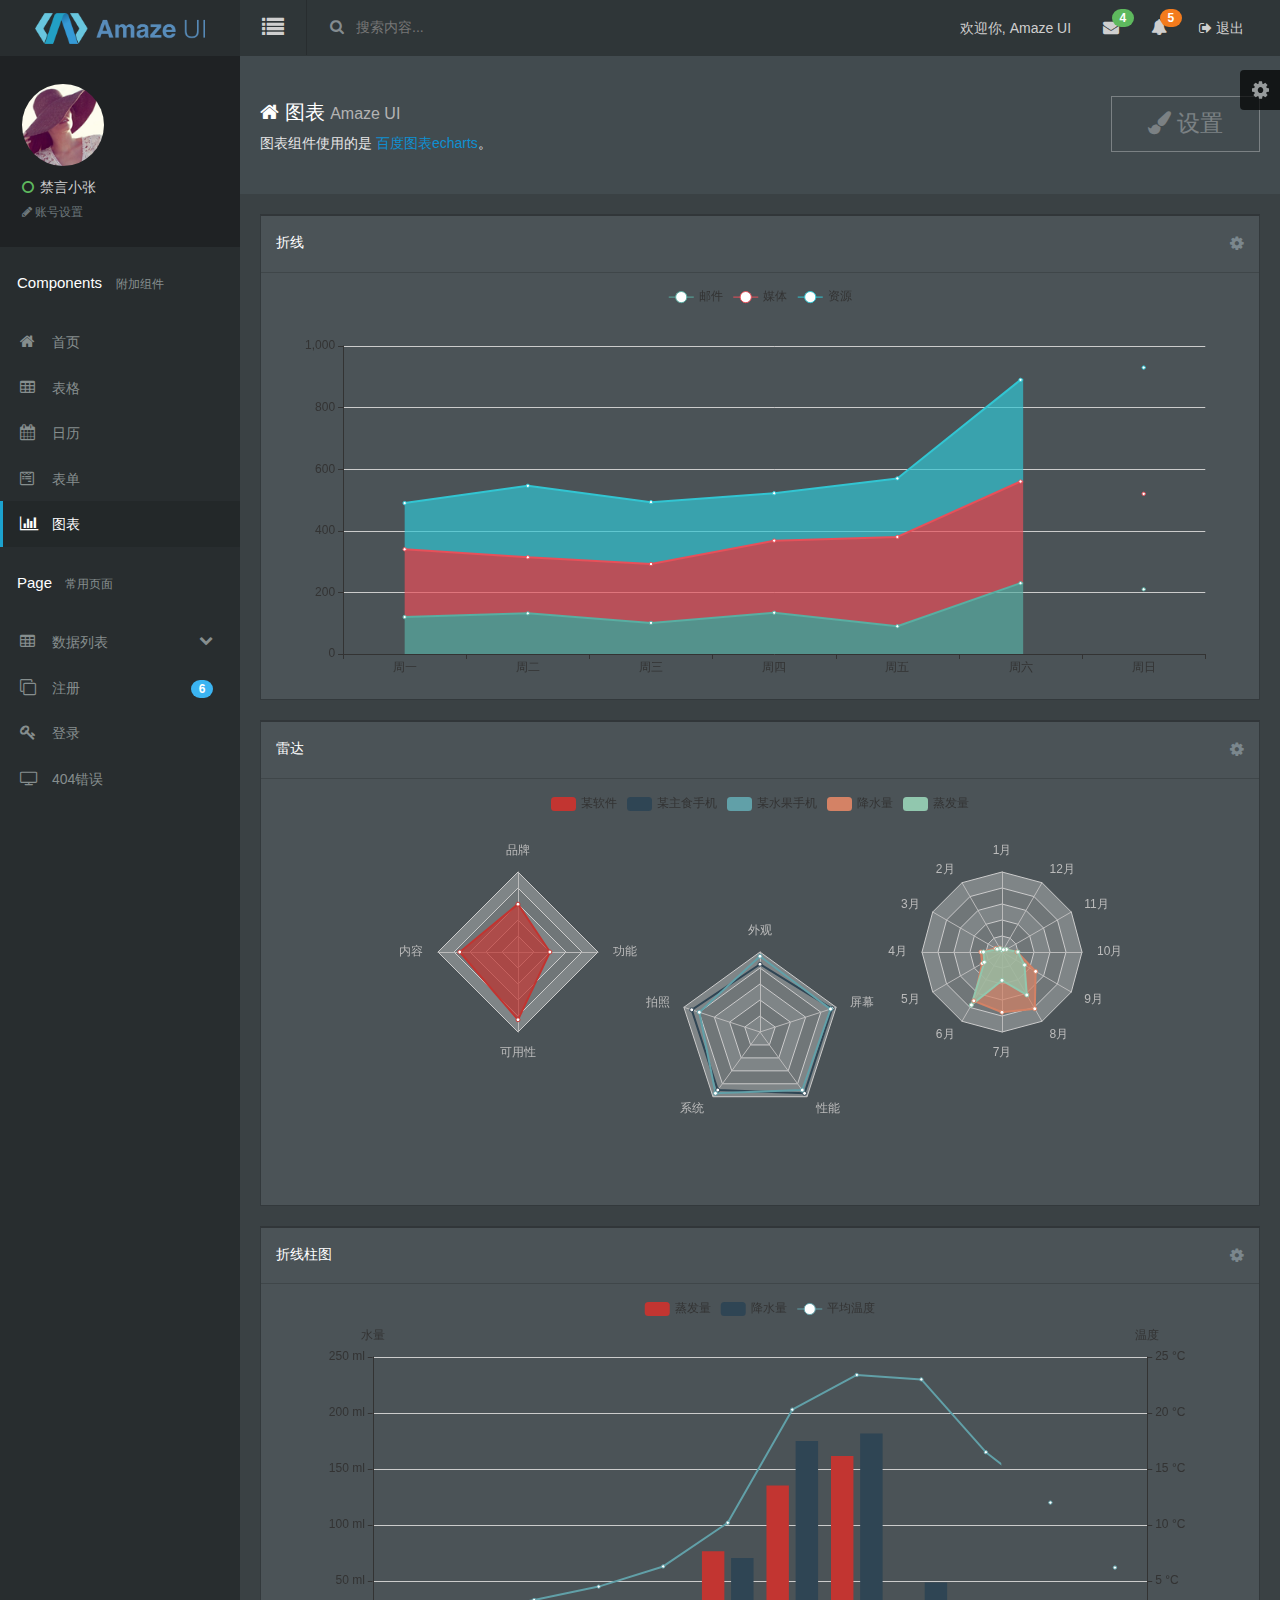
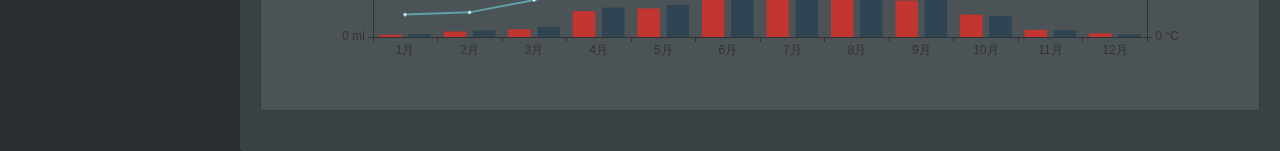
<file: jugg-pm/src/main/resources/static/admin/chart.html>
<!DOCTYPE html>
<html lang="en">

<head>
    <meta charset="utf-8">
    <meta http-equiv="X-UA-Compatible" content="IE=edge">
    <title>Amaze UI Admin index Examples</title>
    <meta name="description" content="这是一个 index 页面">
    <meta name="keywords" content="index">
    <meta name="viewport" content="width=device-width, initial-scale=1">
    <meta name="renderer" content="webkit">
    <meta http-equiv="Cache-Control" content="no-siteapp" />
    <link rel="icon" type="image/png" href="assets/i/favicon.png">
    <link rel="apple-touch-icon-precomposed" href="assets/i/app-icon72x72@2x.png">
    <meta name="apple-mobile-web-app-title" content="Amaze UI" />
    <script src="assets/js/echarts.min.js"></script>
    <link rel="stylesheet" href="assets/css/amazeui.min.css" />
    <link rel="stylesheet" href="assets/css/amazeui.datatables.min.css" />
    <link rel="stylesheet" href="assets/css/app.css">
    <script src="assets/js/jquery.min.js"></script>

</head>

<body data-type="chart">
    <script src="assets/js/theme.js"></script>
    <div class="am-g tpl-g">
        <!-- 头部 -->
        <header>
            <!-- logo -->
            <div class="am-fl tpl-header-logo">
                <a href="javascript:;"><img src="assets/img/logo.png" alt=""></a>
            </div>
            <!-- 右侧内容 -->
            <div class="tpl-header-fluid">
                <!-- 侧边切换 -->
                <div class="am-fl tpl-header-switch-button am-icon-list">
                    <span>

                </span>
                </div>
                <!-- 搜索 -->
                <div class="am-fl tpl-header-search">
                    <form class="tpl-header-search-form" action="javascript:;">
                        <button class="tpl-header-search-btn am-icon-search"></button>
                        <input class="tpl-header-search-box" type="text" placeholder="搜索内容...">
                    </form>
                </div>
                <!-- 其它功能-->
                <div class="am-fr tpl-header-navbar">
                    <ul>
                        <!-- 欢迎语 -->
                        <li class="am-text-sm tpl-header-navbar-welcome">
                            <a href="javascript:;">欢迎你, <span>Amaze UI</span> </a>
                        </li>

                        <!-- 新邮件 -->
                        <li class="am-dropdown tpl-dropdown" data-am-dropdown>
                            <a href="javascript:;" class="am-dropdown-toggle tpl-dropdown-toggle" data-am-dropdown-toggle>
                                <i class="am-icon-envelope"></i>
                                <span class="am-badge am-badge-success am-round item-feed-badge">4</span>
                            </a>
                            <!-- 弹出列表 -->
                            <ul class="am-dropdown-content tpl-dropdown-content">
                                <li class="tpl-dropdown-menu-messages">
                                    <a href="javascript:;" class="tpl-dropdown-menu-messages-item am-cf">
                                        <div class="menu-messages-ico">
                                            <img src="assets/img/user04.png" alt="">
                                        </div>
                                        <div class="menu-messages-time">
                                            3小时前
                                        </div>
                                        <div class="menu-messages-content">
                                            <div class="menu-messages-content-title">
                                                <i class="am-icon-circle-o am-text-success"></i>
                                                <span>夕风色</span>
                                            </div>
                                            <div class="am-text-truncate"> Amaze UI 的诞生，依托于 GitHub 及其他技术社区上一些优秀的资源；Amaze UI 的成长，则离不开用户的支持。 </div>
                                            <div class="menu-messages-content-time">2016-09-21 下午 16:40</div>
                                        </div>
                                    </a>
                                </li>

                                <li class="tpl-dropdown-menu-messages">
                                    <a href="javascript:;" class="tpl-dropdown-menu-messages-item am-cf">
                                        <div class="menu-messages-ico">
                                            <img src="assets/img/user02.png" alt="">
                                        </div>
                                        <div class="menu-messages-time">
                                            5天前
                                        </div>
                                        <div class="menu-messages-content">
                                            <div class="menu-messages-content-title">
                                                <i class="am-icon-circle-o am-text-warning"></i>
                                                <span>禁言小张</span>
                                            </div>
                                            <div class="am-text-truncate"> 为了能最准确的传达所描述的问题， 建议你在反馈时附上演示，方便我们理解。 </div>
                                            <div class="menu-messages-content-time">2016-09-16 上午 09:23</div>
                                        </div>
                                    </a>
                                </li>
                                <li class="tpl-dropdown-menu-messages">
                                    <a href="javascript:;" class="tpl-dropdown-menu-messages-item am-cf">
                                        <i class="am-icon-circle-o"></i> 进入列表…
                                    </a>
                                </li>
                            </ul>
                        </li>

                        <!-- 新提示 -->
                        <li class="am-dropdown" data-am-dropdown>
                            <a href="javascript:;" class="am-dropdown-toggle" data-am-dropdown-toggle>
                                <i class="am-icon-bell"></i>
                                <span class="am-badge am-badge-warning am-round item-feed-badge">5</span>
                            </a>

                            <!-- 弹出列表 -->
                            <ul class="am-dropdown-content tpl-dropdown-content">
                                <li class="tpl-dropdown-menu-notifications">
                                    <a href="javascript:;" class="tpl-dropdown-menu-notifications-item am-cf">
                                        <div class="tpl-dropdown-menu-notifications-title">
                                            <i class="am-icon-line-chart"></i>
                                            <span> 有6笔新的销售订单</span>
                                        </div>
                                        <div class="tpl-dropdown-menu-notifications-time">
                                            12分钟前
                                        </div>
                                    </a>
                                </li>
                                <li class="tpl-dropdown-menu-notifications">
                                    <a href="javascript:;" class="tpl-dropdown-menu-notifications-item am-cf">
                                        <div class="tpl-dropdown-menu-notifications-title">
                                            <i class="am-icon-star"></i>
                                            <span> 有3个来自人事部的消息</span>
                                        </div>
                                        <div class="tpl-dropdown-menu-notifications-time">
                                            30分钟前
                                        </div>
                                    </a>
                                </li>
                                <li class="tpl-dropdown-menu-notifications">
                                    <a href="javascript:;" class="tpl-dropdown-menu-notifications-item am-cf">
                                        <div class="tpl-dropdown-menu-notifications-title">
                                            <i class="am-icon-folder-o"></i>
                                            <span> 上午开会记录存档</span>
                                        </div>
                                        <div class="tpl-dropdown-menu-notifications-time">
                                            1天前
                                        </div>
                                    </a>
                                </li>


                                <li class="tpl-dropdown-menu-notifications">
                                    <a href="javascript:;" class="tpl-dropdown-menu-notifications-item am-cf">
                                        <i class="am-icon-bell"></i> 进入列表…
                                    </a>
                                </li>
                            </ul>
                        </li>

                        <!-- 退出 -->
                        <li class="am-text-sm">
                            <a href="javascript:;">
                                <span class="am-icon-sign-out"></span> 退出
                            </a>
                        </li>
                    </ul>
                </div>
            </div>

        </header>
        <!-- 风格切换 -->
        <div class="tpl-skiner">
            <div class="tpl-skiner-toggle am-icon-cog">
            </div>
            <div class="tpl-skiner-content">
                <div class="tpl-skiner-content-title">
                    选择主题
                </div>
                <div class="tpl-skiner-content-bar">
                    <span class="skiner-color skiner-white" data-color="theme-white"></span>
                    <span class="skiner-color skiner-black" data-color="theme-black"></span>
                </div>
            </div>
        </div>
        <!-- 侧边导航栏 -->
        <div class="left-sidebar">
            <!-- 用户信息 -->
            <div class="tpl-sidebar-user-panel">
                <div class="tpl-user-panel-slide-toggleable">
                    <div class="tpl-user-panel-profile-picture">
                        <img src="assets/img/user04.png" alt="">
                    </div>
                    <span class="user-panel-logged-in-text">
              <i class="am-icon-circle-o am-text-success tpl-user-panel-status-icon"></i>
              禁言小张
          </span>
                    <a href="javascript:;" class="tpl-user-panel-action-link"> <span class="am-icon-pencil"></span> 账号设置</a>
                </div>
            </div>

            <!-- 菜单 -->
            <ul class="sidebar-nav">
                <li class="sidebar-nav-heading">Components <span class="sidebar-nav-heading-info"> 附加组件</span></li>
                <li class="sidebar-nav-link">
                    <a href="index.html">
                        <i class="am-icon-home sidebar-nav-link-logo"></i> 首页
                    </a>
                </li>
                <li class="sidebar-nav-link">
                    <a href="tables.html">
                        <i class="am-icon-table sidebar-nav-link-logo"></i> 表格
                    </a>
                </li>
                <li class="sidebar-nav-link">
                    <a href="calendar.html">
                        <i class="am-icon-calendar sidebar-nav-link-logo"></i> 日历
                    </a>
                </li>
                <li class="sidebar-nav-link">
                    <a href="form.html">
                        <i class="am-icon-wpforms sidebar-nav-link-logo"></i> 表单

                    </a>
                </li>
                <li class="sidebar-nav-link">
                    <a href="chart.html" class="active">
                        <i class="am-icon-bar-chart sidebar-nav-link-logo"></i> 图表

                    </a>
                </li>

                <li class="sidebar-nav-heading">Page<span class="sidebar-nav-heading-info"> 常用页面</span></li>
                <li class="sidebar-nav-link">
                    <a href="javascript:;" class="sidebar-nav-sub-title">
                        <i class="am-icon-table sidebar-nav-link-logo"></i> 数据列表
                        <span class="am-icon-chevron-down am-fr am-margin-right-sm sidebar-nav-sub-ico"></span>
                    </a>
                    <ul class="sidebar-nav sidebar-nav-sub">
                        <li class="sidebar-nav-link">
                            <a href="table-list.html">
                                <span class="am-icon-angle-right sidebar-nav-link-logo"></span> 文字列表
                            </a>
                        </li>

                        <li class="sidebar-nav-link">
                            <a href="table-list-img.html">
                                <span class="am-icon-angle-right sidebar-nav-link-logo"></span> 图文列表
                            </a>
                        </li>
                    </ul>
                </li>
                <li class="sidebar-nav-link">
                    <a href="../login/sign-up.html">
                        <i class="am-icon-clone sidebar-nav-link-logo"></i> 注册
                        <span class="am-badge am-badge-secondary sidebar-nav-link-logo-ico am-round am-fr am-margin-right-sm">6</span>
                    </a>
                </li>
                <li class="sidebar-nav-link">
                    <a href="../login/login.html">
                        <i class="am-icon-key sidebar-nav-link-logo"></i> 登录
                    </a>
                </li>
                <li class="sidebar-nav-link">
                    <a href="404.html">
                        <i class="am-icon-tv sidebar-nav-link-logo"></i> 404错误
                    </a>
                </li>

            </ul>
        </div>

        <!-- 内容区域 -->
        <div class="tpl-content-wrapper">

            <div class="container-fluid am-cf">
                <div class="row">
                    <div class="am-u-sm-12 am-u-md-12 am-u-lg-9">
                        <div class="page-header-heading"><span class="am-icon-home page-header-heading-icon"></span> 图表 <small>Amaze UI</small></div>
                        <p class="page-header-description">图表组件使用的是 <a href="http://echarts.baidu.com">百度图表echarts</a>。</p>
                    </div>
                    <div class="am-u-lg-3 tpl-index-settings-button">
                        <button type="button" class="page-header-button"><span class="am-icon-paint-brush"></span> 设置</button>
                    </div>
                </div>

            </div>

            <div class="row-content am-cf">
                <div class="widget am-cf">
                    <div class="widget-head am-cf">
                        <div class="widget-title am-fl">折线</div>
                        <div class="widget-function am-fr">
                            <a href="javascript:;" class="am-icon-cog"></a>
                        </div>
                    </div>
                    <div class="widget-body am-fr">
                        <div style="height: 400px" class="" id="tpl-echarts-A">

                        </div>
                    </div>
                </div>


                <div class="widget am-cf">
                    <div class="widget-head am-cf">
                        <div class="widget-title am-fl">雷达</div>
                        <div class="widget-function am-fr">
                            <a href="javascript:;" class="am-icon-cog"></a>
                        </div>
                    </div>
                    <div class="widget-body am-fr">
                        <div style="height: 400px" id="tpl-echarts-B">

                        </div>
                    </div>
                </div>


                <div class="widget am-cf">
                    <div class="widget-head am-cf">
                        <div class="widget-title am-fl">折线柱图</div>
                        <div class="widget-function am-fr">
                            <a href="javascript:;" class="am-icon-cog"></a>
                        </div>
                    </div>
                    <div class="widget-body am-fr">
                        <div style="height: 400px" id="tpl-echarts-C">

                        </div>
                    </div>
                </div>

            </div>
        </div>
    </div>
    </div>
    <script src="assets/js/amazeui.min.js"></script>
    <script src="assets/js/amazeui.datatables.min.js"></script>
    <script src="assets/js/dataTables.responsive.min.js"></script>
    <script src="assets/js/app.js"></script>

</body>

</html>
</file>
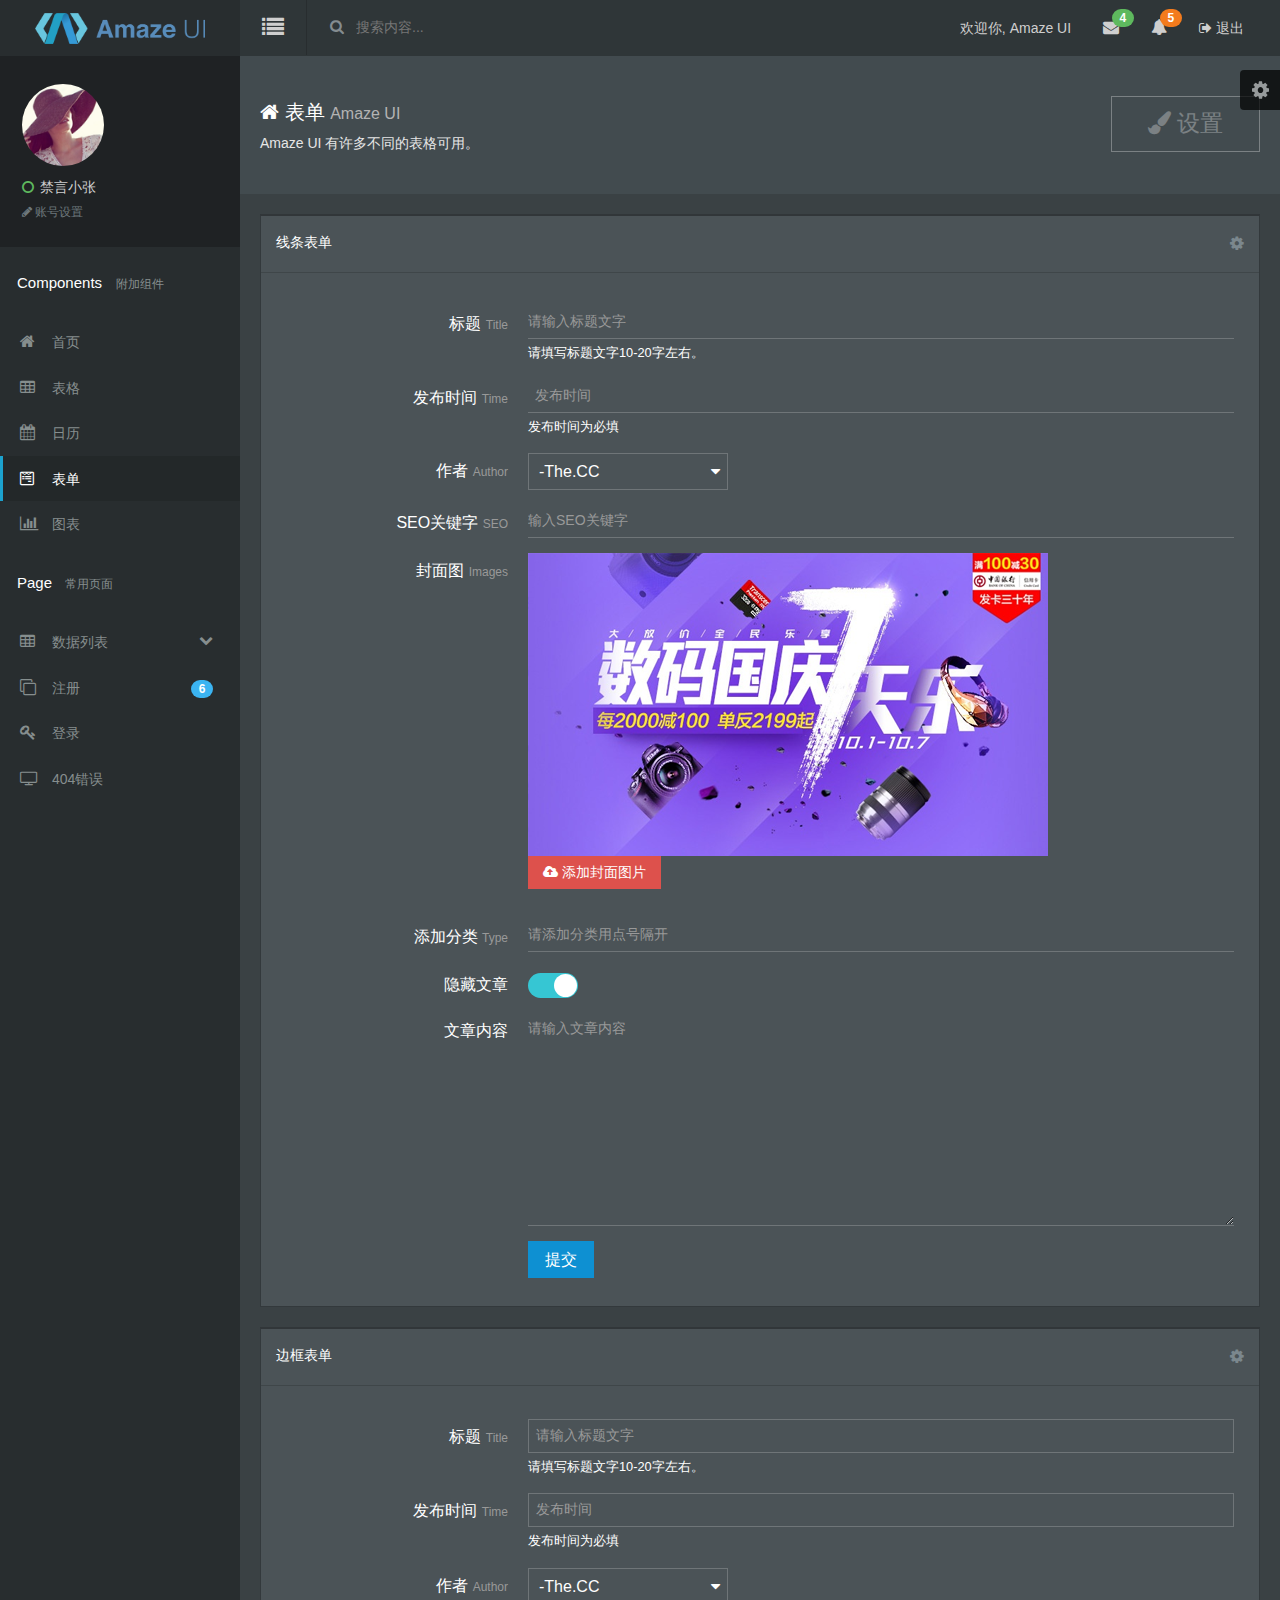
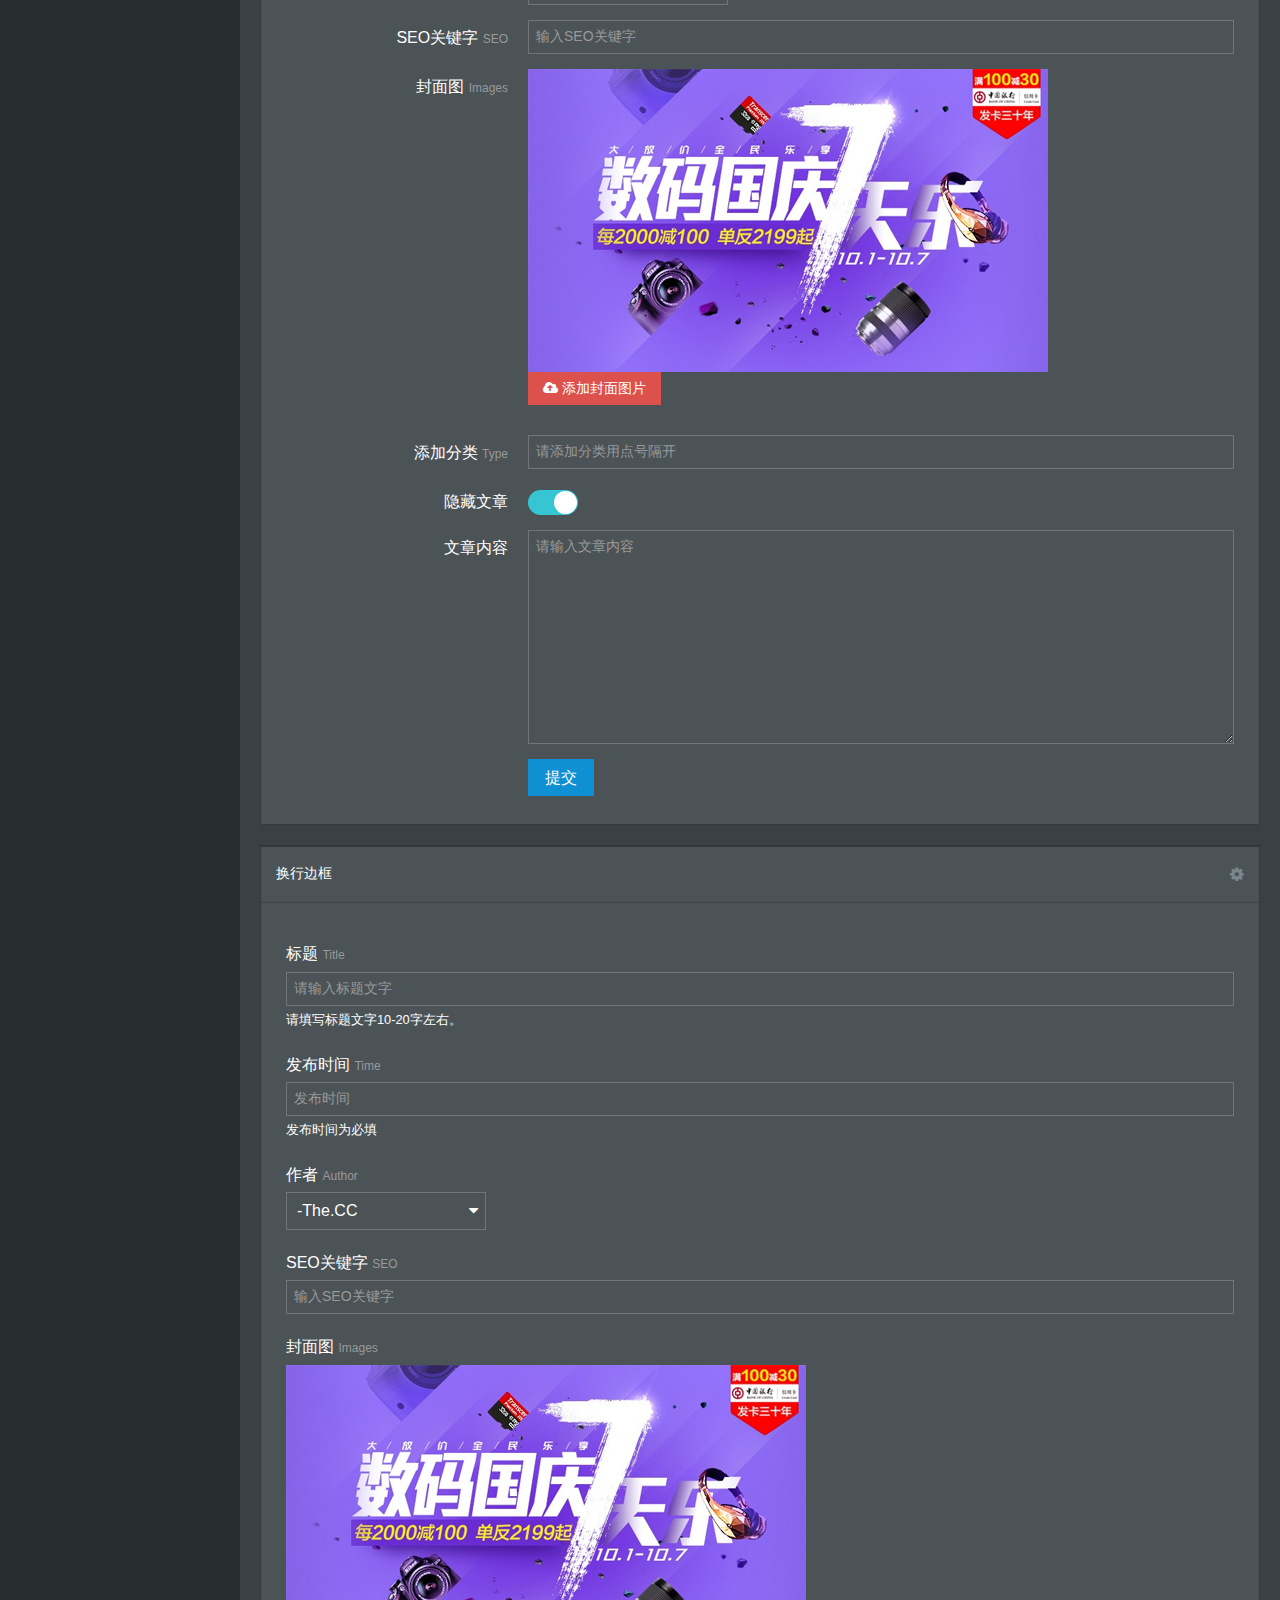
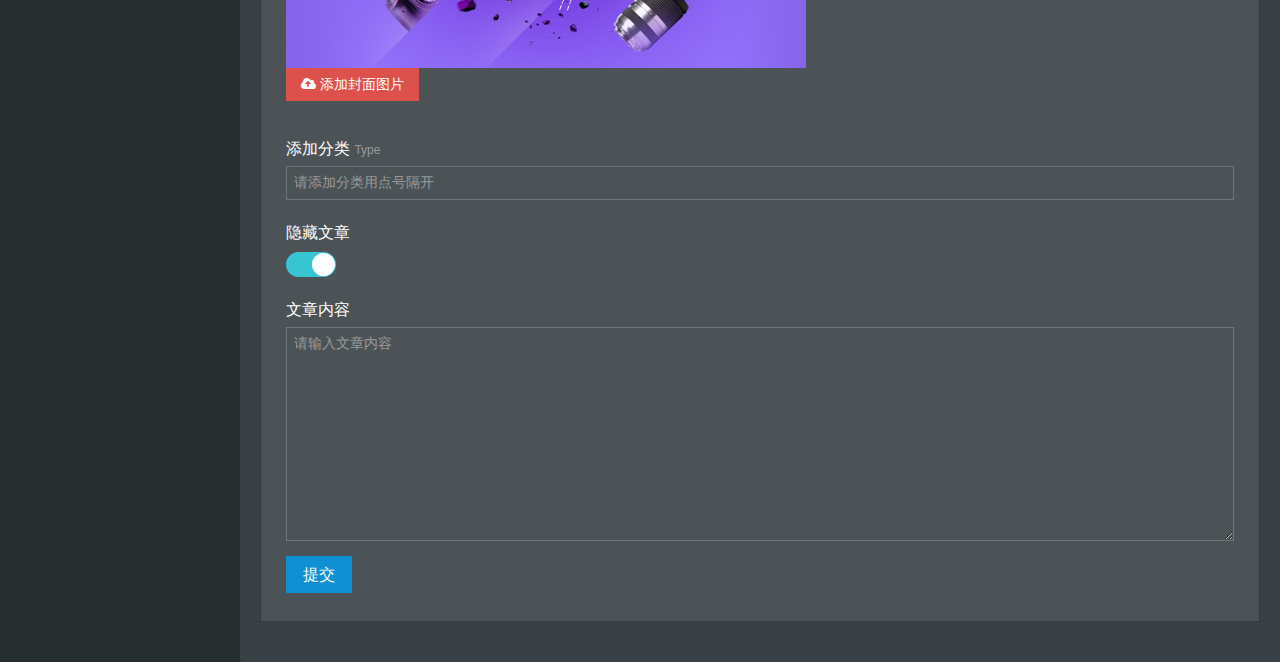
<file: jugg-pm/src/main/resources/static/admin/form.html>
<!DOCTYPE html>
<html lang="en">

<head>
    <meta charset="utf-8">
    <meta http-equiv="X-UA-Compatible" content="IE=edge">
    <title>Amaze UI Admin index Examples</title>
    <meta name="description" content="这是一个 index 页面">
    <meta name="keywords" content="index">
    <meta name="viewport" content="width=device-width, initial-scale=1">
    <meta name="renderer" content="webkit">
    <meta http-equiv="Cache-Control" content="no-siteapp" />
    <link rel="icon" type="image/png" href="assets/i/favicon.png">
    <link rel="apple-touch-icon-precomposed" href="assets/i/app-icon72x72@2x.png">
    <meta name="apple-mobile-web-app-title" content="Amaze UI" />
    <script src="assets/js/echarts.min.js"></script>
    <link rel="stylesheet" href="assets/css/amazeui.min.css" />
    <link rel="stylesheet" href="assets/css/amazeui.datatables.min.css" />
    <link rel="stylesheet" href="assets/css/app.css">
    <script src="assets/js/jquery.min.js"></script>

</head>

<body data-type="widgets">
    <script src="assets/js/theme.js"></script>
    <div class="am-g tpl-g">
        <!-- 头部 -->
        <header>
            <!-- logo -->
            <div class="am-fl tpl-header-logo">
                <a href="javascript:;"><img src="assets/img/logo.png" alt=""></a>
            </div>
            <!-- 右侧内容 -->
            <div class="tpl-header-fluid">
                <!-- 侧边切换 -->
                <div class="am-fl tpl-header-switch-button am-icon-list">
                    <span>

                </span>
                </div>
                <!-- 搜索 -->
                <div class="am-fl tpl-header-search">
                    <form class="tpl-header-search-form" action="javascript:;">
                        <button class="tpl-header-search-btn am-icon-search"></button>
                        <input class="tpl-header-search-box" type="text" placeholder="搜索内容...">
                    </form>
                </div>
                <!-- 其它功能-->
                <div class="am-fr tpl-header-navbar">
                    <ul>
                        <!-- 欢迎语 -->
                        <li class="am-text-sm tpl-header-navbar-welcome">
                            <a href="javascript:;">欢迎你, <span>Amaze UI</span> </a>
                        </li>

                        <!-- 新邮件 -->
                        <li class="am-dropdown tpl-dropdown" data-am-dropdown>
                            <a href="javascript:;" class="am-dropdown-toggle tpl-dropdown-toggle" data-am-dropdown-toggle>
                                <i class="am-icon-envelope"></i>
                                <span class="am-badge am-badge-success am-round item-feed-badge">4</span>
                            </a>
                            <!-- 弹出列表 -->
                            <ul class="am-dropdown-content tpl-dropdown-content">
                                <li class="tpl-dropdown-menu-messages">
                                    <a href="javascript:;" class="tpl-dropdown-menu-messages-item am-cf">
                                        <div class="menu-messages-ico">
                                            <img src="assets/img/user04.png" alt="">
                                        </div>
                                        <div class="menu-messages-time">
                                            3小时前
                                        </div>
                                        <div class="menu-messages-content">
                                            <div class="menu-messages-content-title">
                                                <i class="am-icon-circle-o am-text-success"></i>
                                                <span>夕风色</span>
                                            </div>
                                            <div class="am-text-truncate"> Amaze UI 的诞生，依托于 GitHub 及其他技术社区上一些优秀的资源；Amaze UI 的成长，则离不开用户的支持。 </div>
                                            <div class="menu-messages-content-time">2016-09-21 下午 16:40</div>
                                        </div>
                                    </a>
                                </li>

                                <li class="tpl-dropdown-menu-messages">
                                    <a href="javascript:;" class="tpl-dropdown-menu-messages-item am-cf">
                                        <div class="menu-messages-ico">
                                            <img src="assets/img/user02.png" alt="">
                                        </div>
                                        <div class="menu-messages-time">
                                            5天前
                                        </div>
                                        <div class="menu-messages-content">
                                            <div class="menu-messages-content-title">
                                                <i class="am-icon-circle-o am-text-warning"></i>
                                                <span>禁言小张</span>
                                            </div>
                                            <div class="am-text-truncate"> 为了能最准确的传达所描述的问题， 建议你在反馈时附上演示，方便我们理解。 </div>
                                            <div class="menu-messages-content-time">2016-09-16 上午 09:23</div>
                                        </div>
                                    </a>
                                </li>
                                <li class="tpl-dropdown-menu-messages">
                                    <a href="javascript:;" class="tpl-dropdown-menu-messages-item am-cf">
                                        <i class="am-icon-circle-o"></i> 进入列表…
                                    </a>
                                </li>
                            </ul>
                        </li>

                        <!-- 新提示 -->
                        <li class="am-dropdown" data-am-dropdown>
                            <a href="javascript:;" class="am-dropdown-toggle" data-am-dropdown-toggle>
                                <i class="am-icon-bell"></i>
                                <span class="am-badge am-badge-warning am-round item-feed-badge">5</span>
                            </a>

                            <!-- 弹出列表 -->
                            <ul class="am-dropdown-content tpl-dropdown-content">
                                <li class="tpl-dropdown-menu-notifications">
                                    <a href="javascript:;" class="tpl-dropdown-menu-notifications-item am-cf">
                                        <div class="tpl-dropdown-menu-notifications-title">
                                            <i class="am-icon-line-chart"></i>
                                            <span> 有6笔新的销售订单</span>
                                        </div>
                                        <div class="tpl-dropdown-menu-notifications-time">
                                            12分钟前
                                        </div>
                                    </a>
                                </li>
                                <li class="tpl-dropdown-menu-notifications">
                                    <a href="javascript:;" class="tpl-dropdown-menu-notifications-item am-cf">
                                        <div class="tpl-dropdown-menu-notifications-title">
                                            <i class="am-icon-star"></i>
                                            <span> 有3个来自人事部的消息</span>
                                        </div>
                                        <div class="tpl-dropdown-menu-notifications-time">
                                            30分钟前
                                        </div>
                                    </a>
                                </li>
                                <li class="tpl-dropdown-menu-notifications">
                                    <a href="javascript:;" class="tpl-dropdown-menu-notifications-item am-cf">
                                        <div class="tpl-dropdown-menu-notifications-title">
                                            <i class="am-icon-folder-o"></i>
                                            <span> 上午开会记录存档</span>
                                        </div>
                                        <div class="tpl-dropdown-menu-notifications-time">
                                            1天前
                                        </div>
                                    </a>
                                </li>


                                <li class="tpl-dropdown-menu-notifications">
                                    <a href="javascript:;" class="tpl-dropdown-menu-notifications-item am-cf">
                                        <i class="am-icon-bell"></i> 进入列表…
                                    </a>
                                </li>
                            </ul>
                        </li>

                        <!-- 退出 -->
                        <li class="am-text-sm">
                            <a href="javascript:;">
                                <span class="am-icon-sign-out"></span> 退出
                            </a>
                        </li>
                    </ul>
                </div>
            </div>

        </header>
        <!-- 风格切换 -->
        <div class="tpl-skiner">
            <div class="tpl-skiner-toggle am-icon-cog">
            </div>
            <div class="tpl-skiner-content">
                <div class="tpl-skiner-content-title">
                    选择主题
                </div>
                <div class="tpl-skiner-content-bar">
                    <span class="skiner-color skiner-white" data-color="theme-white"></span>
                    <span class="skiner-color skiner-black" data-color="theme-black"></span>
                </div>
            </div>
        </div>
        <!-- 侧边导航栏 -->
        <div class="left-sidebar">
            <!-- 用户信息 -->
            <div class="tpl-sidebar-user-panel">
                <div class="tpl-user-panel-slide-toggleable">
                    <div class="tpl-user-panel-profile-picture">
                        <img src="assets/img/user04.png" alt="">
                    </div>
                    <span class="user-panel-logged-in-text">
              <i class="am-icon-circle-o am-text-success tpl-user-panel-status-icon"></i>
              禁言小张
          </span>
                    <a href="javascript:;" class="tpl-user-panel-action-link"> <span class="am-icon-pencil"></span> 账号设置</a>
                </div>
            </div>

            <!-- 菜单 -->
            <ul class="sidebar-nav">
                <li class="sidebar-nav-heading">Components <span class="sidebar-nav-heading-info"> 附加组件</span></li>
                <li class="sidebar-nav-link">
                    <a href="index.html">
                        <i class="am-icon-home sidebar-nav-link-logo"></i> 首页
                    </a>
                </li>
                <li class="sidebar-nav-link">
                    <a href="tables.html">
                        <i class="am-icon-table sidebar-nav-link-logo"></i> 表格
                    </a>
                </li>
                <li class="sidebar-nav-link">
                    <a href="calendar.html">
                        <i class="am-icon-calendar sidebar-nav-link-logo"></i> 日历
                    </a>
                </li>
                <li class="sidebar-nav-link">
                    <a href="form.html" class="active">
                        <i class="am-icon-wpforms sidebar-nav-link-logo"></i> 表单

                    </a>
                </li>
                <li class="sidebar-nav-link">
                    <a href="chart.html">
                        <i class="am-icon-bar-chart sidebar-nav-link-logo"></i> 图表

                    </a>
                </li>

                <li class="sidebar-nav-heading">Page<span class="sidebar-nav-heading-info"> 常用页面</span></li>
                <li class="sidebar-nav-link">
                    <a href="javascript:;" class="sidebar-nav-sub-title">
                        <i class="am-icon-table sidebar-nav-link-logo"></i> 数据列表
                        <span class="am-icon-chevron-down am-fr am-margin-right-sm sidebar-nav-sub-ico"></span>
                    </a>
                    <ul class="sidebar-nav sidebar-nav-sub">
                        <li class="sidebar-nav-link">
                            <a href="table-list.html">
                                <span class="am-icon-angle-right sidebar-nav-link-logo"></span> 文字列表
                            </a>
                        </li>

                        <li class="sidebar-nav-link">
                            <a href="table-list-img.html">
                                <span class="am-icon-angle-right sidebar-nav-link-logo"></span> 图文列表
                            </a>
                        </li>
                    </ul>
                </li>
                <li class="sidebar-nav-link">
                    <a href="../login/sign-up.html">
                        <i class="am-icon-clone sidebar-nav-link-logo"></i> 注册
                        <span class="am-badge am-badge-secondary sidebar-nav-link-logo-ico am-round am-fr am-margin-right-sm">6</span>
                    </a>
                </li>
                <li class="sidebar-nav-link">
                    <a href="../login/login.html">
                        <i class="am-icon-key sidebar-nav-link-logo"></i> 登录
                    </a>
                </li>
                <li class="sidebar-nav-link">
                    <a href="404.html">
                        <i class="am-icon-tv sidebar-nav-link-logo"></i> 404错误
                    </a>
                </li>

            </ul>
        </div>

        <!-- 内容区域 -->
        <div class="tpl-content-wrapper">

            <div class="container-fluid am-cf">
                <div class="row">
                    <div class="am-u-sm-12 am-u-md-12 am-u-lg-9">
                        <div class="page-header-heading"><span class="am-icon-home page-header-heading-icon"></span> 表单 <small>Amaze UI</small></div>
                        <p class="page-header-description">Amaze UI 有许多不同的表格可用。</p>
                    </div>
                    <div class="am-u-lg-3 tpl-index-settings-button">
                        <button type="button" class="page-header-button"><span class="am-icon-paint-brush"></span> 设置</button>
                    </div>
                </div>

            </div>

            <div class="row-content am-cf">


                <div class="row">

                    <div class="am-u-sm-12 am-u-md-12 am-u-lg-12">
                        <div class="widget am-cf">
                            <div class="widget-head am-cf">
                                <div class="widget-title am-fl">线条表单</div>
                                <div class="widget-function am-fr">
                                    <a href="javascript:;" class="am-icon-cog"></a>
                                </div>
                            </div>
                            <div class="widget-body am-fr">

                                <form class="am-form tpl-form-line-form">
                                    <div class="am-form-group">
                                        <label for="user-name" class="am-u-sm-3 am-form-label">标题 <span class="tpl-form-line-small-title">Title</span></label>
                                        <div class="am-u-sm-9">
                                            <input type="text" class="tpl-form-input" id="user-name" placeholder="请输入标题文字">
                                            <small>请填写标题文字10-20字左右。</small>
                                        </div>
                                    </div>

                                    <div class="am-form-group">
                                        <label for="user-email" class="am-u-sm-3 am-form-label">发布时间 <span class="tpl-form-line-small-title">Time</span></label>
                                        <div class="am-u-sm-9">
                                            <input type="text" class="am-form-field tpl-form-no-bg" placeholder="发布时间" data-am-datepicker="" readonly="">
                                            <small>发布时间为必填</small>
                                        </div>
                                    </div>

                                    <div class="am-form-group">
                                        <label for="user-phone" class="am-u-sm-3 am-form-label">作者 <span class="tpl-form-line-small-title">Author</span></label>
                                        <div class="am-u-sm-9">
                                            <select data-am-selected="{searchBox: 1}" style="display: none;">
  <option value="a">-The.CC</option>
  <option value="b">夕风色</option>
  <option value="o">Orange</option>
</select>

                                        </div>
                                    </div>

                                    <div class="am-form-group">
                                        <label class="am-u-sm-3 am-form-label">SEO关键字 <span class="tpl-form-line-small-title">SEO</span></label>
                                        <div class="am-u-sm-9">
                                            <input type="text" placeholder="输入SEO关键字">
                                        </div>
                                    </div>

                                    <div class="am-form-group">
                                        <label for="user-weibo" class="am-u-sm-3 am-form-label">封面图 <span class="tpl-form-line-small-title">Images</span></label>
                                        <div class="am-u-sm-9">
                                            <div class="am-form-group am-form-file">
                                                <div class="tpl-form-file-img">
                                                    <img src="assets/img/a5.png" alt="">
                                                </div>
                                                <button type="button" class="am-btn am-btn-danger am-btn-sm">
    <i class="am-icon-cloud-upload"></i> 添加封面图片</button>
                                                <input id="doc-form-file" type="file" multiple="">
                                            </div>

                                        </div>
                                    </div>

                                    <div class="am-form-group">
                                        <label for="user-weibo" class="am-u-sm-3 am-form-label">添加分类 <span class="tpl-form-line-small-title">Type</span></label>
                                        <div class="am-u-sm-9">
                                            <input type="text" id="user-weibo" placeholder="请添加分类用点号隔开">
                                            <div>

                                            </div>
                                        </div>
                                    </div>

                                    <div class="am-form-group">
                                        <label for="user-intro" class="am-u-sm-3 am-form-label">隐藏文章</label>
                                        <div class="am-u-sm-9">
                                            <div class="tpl-switch">
                                                <input type="checkbox" class="ios-switch bigswitch tpl-switch-btn" checked="">
                                                <div class="tpl-switch-btn-view">
                                                    <div>
                                                    </div>
                                                </div>
                                            </div>

                                        </div>
                                    </div>

                                    <div class="am-form-group">
                                        <label for="user-intro" class="am-u-sm-3 am-form-label">文章内容</label>
                                        <div class="am-u-sm-9">
                                            <textarea class="" rows="10" id="user-intro" placeholder="请输入文章内容"></textarea>
                                        </div>
                                    </div>

                                    <div class="am-form-group">
                                        <div class="am-u-sm-9 am-u-sm-push-3">
                                            <button type="button" class="am-btn am-btn-primary tpl-btn-bg-color-success ">提交</button>
                                        </div>
                                    </div>
                                </form>
                            </div>
                        </div>
                    </div>
                </div>

                <div class="row">

                    <div class="am-u-sm-12 am-u-md-12 am-u-lg-12">
                        <div class="widget am-cf">
                            <div class="widget-head am-cf">
                                <div class="widget-title am-fl">边框表单</div>
                                <div class="widget-function am-fr">
                                    <a href="javascript:;" class="am-icon-cog"></a>
                                </div>
                            </div>
                            <div class="widget-body am-fr">

                                <form class="am-form tpl-form-border-form tpl-form-border-br">
                                    <div class="am-form-group">
                                        <label for="user-name" class="am-u-sm-3 am-form-label">标题 <span class="tpl-form-line-small-title">Title</span></label>
                                        <div class="am-u-sm-9">
                                            <input type="text" class="tpl-form-input" id="user-name" placeholder="请输入标题文字">
                                            <small>请填写标题文字10-20字左右。</small>
                                        </div>
                                    </div>

                                    <div class="am-form-group">
                                        <label for="user-email" class="am-u-sm-3 am-form-label">发布时间 <span class="tpl-form-line-small-title">Time</span></label>
                                        <div class="am-u-sm-9">
                                            <input type="text" class="am-form-field tpl-form-no-bg" placeholder="发布时间" data-am-datepicker="" readonly="">
                                            <small>发布时间为必填</small>
                                        </div>
                                    </div>

                                    <div class="am-form-group">
                                        <label for="user-phone" class="am-u-sm-3 am-form-label">作者 <span class="tpl-form-line-small-title">Author</span></label>
                                        <div class="am-u-sm-9">
                                            <select data-am-selected="{searchBox: 1}" style="display: none;">
  <option value="a">-The.CC</option>
  <option value="b">夕风色</option>
  <option value="o">Orange</option>
</select>

                                        </div>
                                    </div>

                                    <div class="am-form-group">
                                        <label class="am-u-sm-3 am-form-label">SEO关键字 <span class="tpl-form-line-small-title">SEO</span></label>
                                        <div class="am-u-sm-9">
                                            <input type="text" placeholder="输入SEO关键字">
                                        </div>
                                    </div>

                                    <div class="am-form-group">
                                        <label for="user-weibo" class="am-u-sm-3 am-form-label">封面图 <span class="tpl-form-line-small-title">Images</span></label>
                                        <div class="am-u-sm-9">
                                            <div class="am-form-group am-form-file">
                                                <div class="tpl-form-file-img">
                                                    <img src="assets/img/a5.png" alt="">
                                                </div>
                                                <button type="button" class="am-btn am-btn-danger am-btn-sm">
    <i class="am-icon-cloud-upload"></i> 添加封面图片</button>
                                                <input id="doc-form-file" type="file" multiple="">
                                            </div>

                                        </div>
                                    </div>

                                    <div class="am-form-group">
                                        <label for="user-weibo" class="am-u-sm-3 am-form-label">添加分类 <span class="tpl-form-line-small-title">Type</span></label>
                                        <div class="am-u-sm-9">
                                            <input type="text" id="user-weibo" placeholder="请添加分类用点号隔开">
                                            <div>

                                            </div>
                                        </div>
                                    </div>

                                    <div class="am-form-group">
                                        <label for="user-intro" class="am-u-sm-3 am-form-label">隐藏文章</label>
                                        <div class="am-u-sm-9">
                                            <div class="tpl-switch">
                                                <input type="checkbox" class="ios-switch bigswitch tpl-switch-btn" checked="">
                                                <div class="tpl-switch-btn-view">
                                                    <div>
                                                    </div>
                                                </div>
                                            </div>

                                        </div>
                                    </div>

                                    <div class="am-form-group">
                                        <label for="user-intro" class="am-u-sm-3 am-form-label">文章内容</label>
                                        <div class="am-u-sm-9">
                                            <textarea class="" rows="10" id="user-intro" placeholder="请输入文章内容"></textarea>
                                        </div>
                                    </div>

                                    <div class="am-form-group">
                                        <div class="am-u-sm-9 am-u-sm-push-3">
                                            <button type="button" class="am-btn am-btn-primary tpl-btn-bg-color-success ">提交</button>
                                        </div>
                                    </div>
                                </form>
                            </div>
                        </div>
                    </div>
                </div>

                <div class="row">

                    <div class="am-u-sm-12 am-u-md-12 am-u-lg-12">
                        <div class="widget am-cf">
                            <div class="widget-head am-cf">
                                <div class="widget-title am-fl">换行边框</div>
                                <div class="widget-function am-fr">
                                    <a href="javascript:;" class="am-icon-cog"></a>
                                </div>
                            </div>
                            <div class="widget-body am-fr">

                                <form class="am-form tpl-form-border-form">
                                    <div class="am-form-group">
                                        <label for="user-name" class="am-u-sm-12 am-form-label am-text-left">标题 <span class="tpl-form-line-small-title">Title</span></label>
                                        <div class="am-u-sm-12">
                                            <input type="text" class="tpl-form-input am-margin-top-xs" id="user-name" placeholder="请输入标题文字">
                                            <small>请填写标题文字10-20字左右。</small>
                                        </div>
                                    </div>

                                    <div class="am-form-group">
                                        <label for="user-email" class="am-u-sm-12 am-form-label am-text-left">发布时间 <span class="tpl-form-line-small-title">Time</span></label>
                                        <div class="am-u-sm-12">
                                            <input type="text" class="am-form-field tpl-form-no-bg am-margin-top-xs" placeholder="发布时间" data-am-datepicker="" readonly="">
                                            <small>发布时间为必填</small>
                                        </div>
                                    </div>

                                    <div class="am-form-group">
                                        <label for="user-phone" class="am-u-sm-12 am-form-label am-text-left">作者 <span class="tpl-form-line-small-title">Author</span></label>
                                        <div class="am-u-sm-12  am-margin-top-xs">
                                            <select data-am-selected="{searchBox: 1}" style="display: none;">
  <option value="a">-The.CC</option>
  <option value="b">夕风色</option>
  <option value="o">Orange</option>
</select>

                                        </div>
                                    </div>

                                    <div class="am-form-group">
                                        <label class="am-u-sm-12 am-form-label  am-text-left">SEO关键字 <span class="tpl-form-line-small-title">SEO</span></label>
                                        <div class="am-u-sm-12">
                                            <input type="text" class="am-margin-top-xs" placeholder="输入SEO关键字">
                                        </div>
                                    </div>

                                    <div class="am-form-group">
                                        <label for="user-weibo" class="am-u-sm-12 am-form-label  am-text-left">封面图 <span class="tpl-form-line-small-title">Images</span></label>
                                        <div class="am-u-sm-12 am-margin-top-xs">
                                            <div class="am-form-group am-form-file">
                                                <div class="tpl-form-file-img">
                                                    <img src="assets/img/a5.png" alt="">
                                                </div>
                                                <button type="button" class="am-btn am-btn-danger am-btn-sm ">
    <i class="am-icon-cloud-upload"></i> 添加封面图片</button>
                                                <input id="doc-form-file" type="file" multiple="">
                                            </div>

                                        </div>
                                    </div>

                                    <div class="am-form-group">
                                        <label for="user-weibo" class="am-u-sm-12 am-form-label  am-text-left">添加分类 <span class="tpl-form-line-small-title">Type</span></label>
                                        <div class="am-u-sm-12">
                                            <input type="text" id="user-weibo" class="am-margin-top-xs" placeholder="请添加分类用点号隔开">
                                            <div>

                                            </div>
                                        </div>
                                    </div>

                                    <div class="am-form-group">
                                        <label for="user-intro" class="am-u-sm-12 am-form-label  am-text-left">隐藏文章</label>
                                        <div class="am-u-sm-12">
                                            <div class="tpl-switch">
                                                <input type="checkbox" class="ios-switch bigswitch tpl-switch-btn am-margin-top-xs" checked="">
                                                <div class="tpl-switch-btn-view">
                                                    <div>
                                                    </div>
                                                </div>
                                            </div>

                                        </div>
                                    </div>

                                    <div class="am-form-group">
                                        <label for="user-intro" class="am-u-sm-12 am-form-label  am-text-left">文章内容</label>
                                        <div class="am-u-sm-12 am-margin-top-xs">
                                            <textarea class="" rows="10" id="user-intro" placeholder="请输入文章内容"></textarea>
                                        </div>
                                    </div>

                                    <div class="am-form-group">
                                        <div class="am-u-sm-12 am-u-sm-push-12">
                                            <button type="button" class="am-btn am-btn-primary tpl-btn-bg-color-success ">提交</button>
                                        </div>
                                    </div>
                                </form>
                            </div>
                        </div>
                    </div>
                </div>


            </div>
        </div>
    </div>
    </div>
    <script src="assets/js/amazeui.min.js"></script>
    <script src="assets/js/amazeui.datatables.min.js"></script>
    <script src="assets/js/dataTables.responsive.min.js"></script>
    <script src="assets/js/app.js"></script>

</body>

</html>
</file>
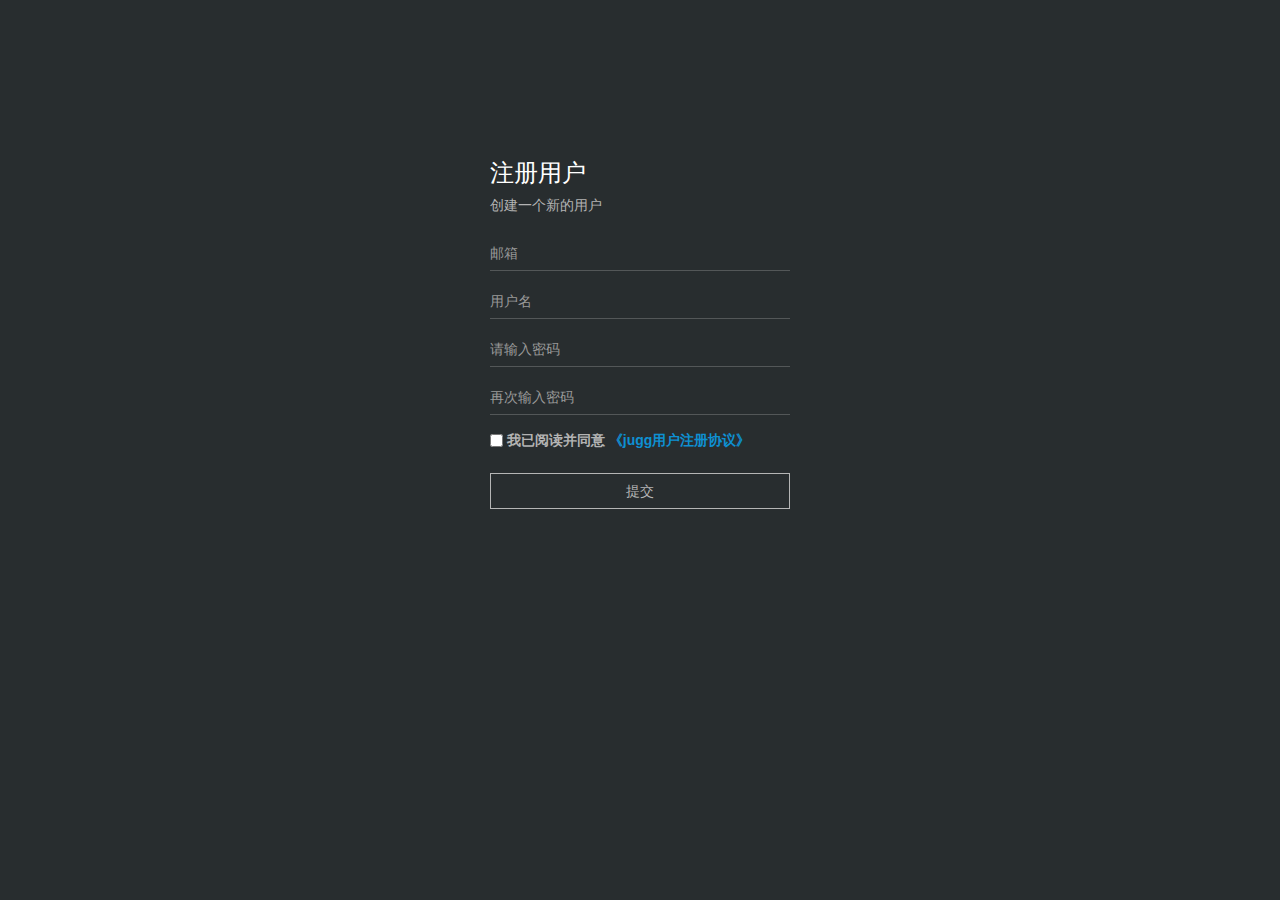
<file: jugg-pm/src/main/resources/static/admin/sign-up.html>
<!DOCTYPE html>
<html lang="en">

<head>
    <meta charset="utf-8">
    <meta http-equiv="X-UA-Compatible" content="IE=edge">
    <title>JUGG</title>
    <meta name="description" content="这是一个 index 页面">
    <meta name="keywords" content="index">
    <meta name="viewport" content="width=device-width, initial-scale=1">
    <meta name="renderer" content="webkit">
    <meta http-equiv="Cache-Control" content="no-siteapp" />
    <link rel="icon" type="image/png" href="assets/i/favicon_i.png">
    <link rel="apple-touch-icon-precomposed" href="assets/i/app-icon72x72@2x.png">
    <meta name="apple-mobile-web-app-title" content="Amaze UI" />
    <link rel="stylesheet" href="assets/css/amazeui.min.css" />
    <link rel="stylesheet" href="assets/css/amazeui.datatables.min.css" />
    <link rel="stylesheet" href="assets/css/app.css">
    <script src="assets/js/jquery.min.js"></script>

</head>

<body data-type="login">
    <script src="assets/js/theme.js"></script>
    <div class="am-g tpl-g">

        <div class="tpl-login">
            <div class="tpl-login-content">
                <div class="tpl-login-title">注册用户</div>
                <span class="tpl-login-content-info">
                  创建一个新的用户
              </span>


                <form class="am-form tpl-form-line-form">
                    <div class="am-form-group">
                        <input type="text" class="tpl-form-input" id="user-name" placeholder="邮箱">

                    </div>

                    <div class="am-form-group">
                        <input type="text" class="tpl-form-input" id="user-name" placeholder="用户名">
                    </div>

                    <div class="am-form-group">
                        <input type="password" class="tpl-form-input" id="user-name" placeholder="请输入密码">
                    </div>

                    <div class="am-form-group">
                        <input type="password" class="tpl-form-input" id="user-name" placeholder="再次输入密码">
                    </div>

                    <div class="am-form-group tpl-login-remember-me">
                        <input id="remember-me" type="checkbox">
                        <label for="remember-me">
       
                        我已阅读并同意 <a href="javascript:;">《jugg用户注册协议》</a>
                         </label>

                    </div>






                    <div class="am-form-group">

                        <button type="button" class="am-btn am-btn-primary  am-btn-block tpl-btn-bg-color-success  tpl-login-btn">提交</button>

                    </div>
                </form>
            </div>
        </div>
    </div>
    <script src="assets/js/amazeui.min.js"></script>
    <script src="assets/js/app.js"></script>

</body>

</html>
</file>
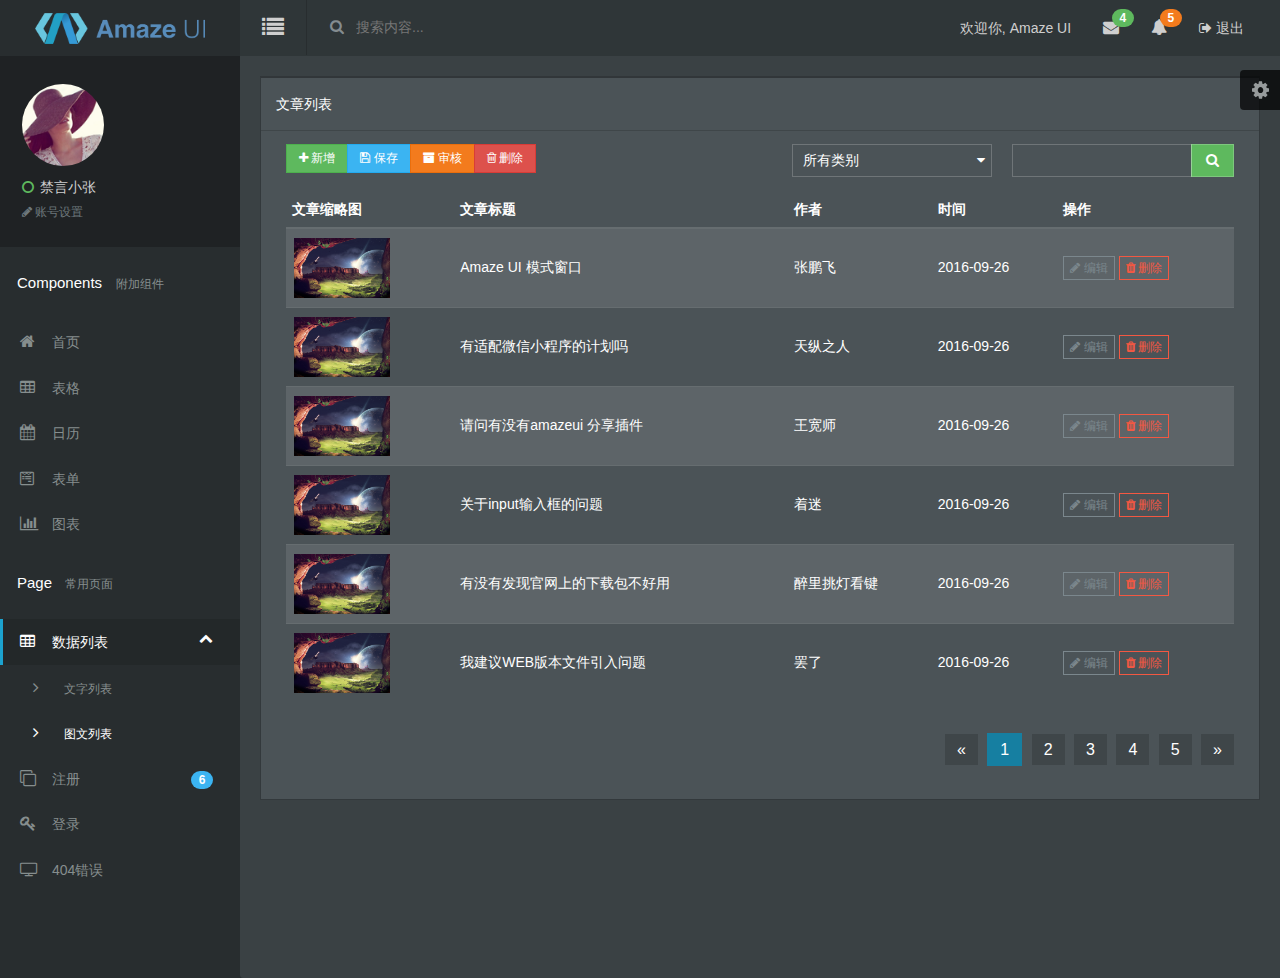
<file: jugg-pm/src/main/resources/static/admin/table-list-img.html>
<!DOCTYPE html>
<html lang="en">

<head>
    <meta charset="utf-8">
    <meta http-equiv="X-UA-Compatible" content="IE=edge">
    <title>Amaze UI Admin index Examples</title>
    <meta name="description" content="这是一个 index 页面">
    <meta name="keywords" content="index">
    <meta name="viewport" content="width=device-width, initial-scale=1">
    <meta name="renderer" content="webkit">
    <meta http-equiv="Cache-Control" content="no-siteapp" />
    <link rel="icon" type="image/png" href="assets/i/favicon.png">
    <link rel="apple-touch-icon-precomposed" href="assets/i/app-icon72x72@2x.png">
    <meta name="apple-mobile-web-app-title" content="Amaze UI" />
    <link rel="stylesheet" href="assets/css/amazeui.min.css" />
    <link rel="stylesheet" href="assets/css/amazeui.datatables.min.css" />
    <link rel="stylesheet" href="assets/css/app.css">
    <script src="assets/js/jquery.min.js"></script>

</head>

<body data-type="widgets">
    <script src="assets/js/theme.js"></script>
    <div class="am-g tpl-g">
        <!-- 头部 -->
        <header>
            <!-- logo -->
            <div class="am-fl tpl-header-logo">
                <a href="javascript:;"><img src="assets/img/logo.png" alt=""></a>
            </div>
            <!-- 右侧内容 -->
            <div class="tpl-header-fluid">
                <!-- 侧边切换 -->
                <div class="am-fl tpl-header-switch-button am-icon-list">
                    <span>

                </span>
                </div>
                <!-- 搜索 -->
                <div class="am-fl tpl-header-search">
                    <form class="tpl-header-search-form" action="javascript:;">
                        <button class="tpl-header-search-btn am-icon-search"></button>
                        <input class="tpl-header-search-box" type="text" placeholder="搜索内容...">
                    </form>
                </div>
                <!-- 其它功能-->
                <div class="am-fr tpl-header-navbar">
                    <ul>
                        <!-- 欢迎语 -->
                        <li class="am-text-sm tpl-header-navbar-welcome">
                            <a href="javascript:;">欢迎你, <span>Amaze UI</span> </a>
                        </li>

                        <!-- 新邮件 -->
                        <li class="am-dropdown tpl-dropdown" data-am-dropdown>
                            <a href="javascript:;" class="am-dropdown-toggle tpl-dropdown-toggle" data-am-dropdown-toggle>
                                <i class="am-icon-envelope"></i>
                                <span class="am-badge am-badge-success am-round item-feed-badge">4</span>
                            </a>
                            <!-- 弹出列表 -->
                            <ul class="am-dropdown-content tpl-dropdown-content">
                                <li class="tpl-dropdown-menu-messages">
                                    <a href="javascript:;" class="tpl-dropdown-menu-messages-item am-cf">
                                        <div class="menu-messages-ico">
                                            <img src="assets/img/user04.png" alt="">
                                        </div>
                                        <div class="menu-messages-time">
                                            3小时前
                                        </div>
                                        <div class="menu-messages-content">
                                            <div class="menu-messages-content-title">
                                                <i class="am-icon-circle-o am-text-success"></i>
                                                <span>夕风色</span>
                                            </div>
                                            <div class="am-text-truncate"> Amaze UI 的诞生，依托于 GitHub 及其他技术社区上一些优秀的资源；Amaze UI 的成长，则离不开用户的支持。 </div>
                                            <div class="menu-messages-content-time">2016-09-21 下午 16:40</div>
                                        </div>
                                    </a>
                                </li>

                                <li class="tpl-dropdown-menu-messages">
                                    <a href="javascript:;" class="tpl-dropdown-menu-messages-item am-cf">
                                        <div class="menu-messages-ico">
                                            <img src="assets/img/user02.png" alt="">
                                        </div>
                                        <div class="menu-messages-time">
                                            5天前
                                        </div>
                                        <div class="menu-messages-content">
                                            <div class="menu-messages-content-title">
                                                <i class="am-icon-circle-o am-text-warning"></i>
                                                <span>禁言小张</span>
                                            </div>
                                            <div class="am-text-truncate"> 为了能最准确的传达所描述的问题， 建议你在反馈时附上演示，方便我们理解。 </div>
                                            <div class="menu-messages-content-time">2016-09-16 上午 09:23</div>
                                        </div>
                                    </a>
                                </li>
                                <li class="tpl-dropdown-menu-messages">
                                    <a href="javascript:;" class="tpl-dropdown-menu-messages-item am-cf">
                                        <i class="am-icon-circle-o"></i> 进入列表…
                                    </a>
                                </li>
                            </ul>
                        </li>

                        <!-- 新提示 -->
                        <li class="am-dropdown" data-am-dropdown>
                            <a href="javascript:;" class="am-dropdown-toggle" data-am-dropdown-toggle>
                                <i class="am-icon-bell"></i>
                                <span class="am-badge am-badge-warning am-round item-feed-badge">5</span>
                            </a>

                            <!-- 弹出列表 -->
                            <ul class="am-dropdown-content tpl-dropdown-content">
                                <li class="tpl-dropdown-menu-notifications">
                                    <a href="javascript:;" class="tpl-dropdown-menu-notifications-item am-cf">
                                        <div class="tpl-dropdown-menu-notifications-title">
                                            <i class="am-icon-line-chart"></i>
                                            <span> 有6笔新的销售订单</span>
                                        </div>
                                        <div class="tpl-dropdown-menu-notifications-time">
                                            12分钟前
                                        </div>
                                    </a>
                                </li>
                                <li class="tpl-dropdown-menu-notifications">
                                    <a href="javascript:;" class="tpl-dropdown-menu-notifications-item am-cf">
                                        <div class="tpl-dropdown-menu-notifications-title">
                                            <i class="am-icon-star"></i>
                                            <span> 有3个来自人事部的消息</span>
                                        </div>
                                        <div class="tpl-dropdown-menu-notifications-time">
                                            30分钟前
                                        </div>
                                    </a>
                                </li>
                                <li class="tpl-dropdown-menu-notifications">
                                    <a href="javascript:;" class="tpl-dropdown-menu-notifications-item am-cf">
                                        <div class="tpl-dropdown-menu-notifications-title">
                                            <i class="am-icon-folder-o"></i>
                                            <span> 上午开会记录存档</span>
                                        </div>
                                        <div class="tpl-dropdown-menu-notifications-time">
                                            1天前
                                        </div>
                                    </a>
                                </li>


                                <li class="tpl-dropdown-menu-notifications">
                                    <a href="javascript:;" class="tpl-dropdown-menu-notifications-item am-cf">
                                        <i class="am-icon-bell"></i> 进入列表…
                                    </a>
                                </li>
                            </ul>
                        </li>

                        <!-- 退出 -->
                        <li class="am-text-sm">
                            <a href="javascript:;">
                                <span class="am-icon-sign-out"></span> 退出
                            </a>
                        </li>
                    </ul>
                </div>
            </div>

        </header>
        <!-- 风格切换 -->
        <div class="tpl-skiner">
            <div class="tpl-skiner-toggle am-icon-cog">
            </div>
            <div class="tpl-skiner-content">
                <div class="tpl-skiner-content-title">
                    选择主题
                </div>
                <div class="tpl-skiner-content-bar">
                    <span class="skiner-color skiner-white" data-color="theme-white"></span>
                    <span class="skiner-color skiner-black" data-color="theme-black"></span>
                </div>
            </div>
        </div>
        <!-- 侧边导航栏 -->
        <div class="left-sidebar">
            <!-- 用户信息 -->
            <div class="tpl-sidebar-user-panel">
                <div class="tpl-user-panel-slide-toggleable">
                    <div class="tpl-user-panel-profile-picture">
                        <img src="assets/img/user04.png" alt="">
                    </div>
                    <span class="user-panel-logged-in-text">
              <i class="am-icon-circle-o am-text-success tpl-user-panel-status-icon"></i>
              禁言小张
          </span>
                    <a href="javascript:;" class="tpl-user-panel-action-link"> <span class="am-icon-pencil"></span> 账号设置</a>
                </div>
            </div>


            <!-- 菜单 -->
            <ul class="sidebar-nav">
                <li class="sidebar-nav-heading">Components <span class="sidebar-nav-heading-info"> 附加组件</span></li>
                <li class="sidebar-nav-link">
                    <a href="index.html">
                        <i class="am-icon-home sidebar-nav-link-logo"></i> 首页
                    </a>
                </li>
                <li class="sidebar-nav-link">
                    <a href="tables.html">
                        <i class="am-icon-table sidebar-nav-link-logo"></i> 表格
                    </a>
                </li>
                <li class="sidebar-nav-link">
                    <a href="calendar.html">
                        <i class="am-icon-calendar sidebar-nav-link-logo"></i> 日历
                    </a>
                </li>
                <li class="sidebar-nav-link">
                    <a href="form.html">
                        <i class="am-icon-wpforms sidebar-nav-link-logo"></i> 表单

                    </a>
                </li>
                <li class="sidebar-nav-link">
                    <a href="chart.html">
                        <i class="am-icon-bar-chart sidebar-nav-link-logo"></i> 图表

                    </a>
                </li>

                <li class="sidebar-nav-heading">Page<span class="sidebar-nav-heading-info"> 常用页面</span></li>
                <li class="sidebar-nav-link">
                    <a href="javascript:;" class="sidebar-nav-sub-title active">
                        <i class="am-icon-table sidebar-nav-link-logo"></i> 数据列表
                        <span class="am-icon-chevron-down am-fr am-margin-right-sm sidebar-nav-sub-ico sidebar-nav-sub-ico-rotate"></span>
                    </a>
                    <ul class="sidebar-nav sidebar-nav-sub" style="display: block;">
                        <li class="sidebar-nav-link">
                            <a href="table-list.html">
                                <span class="am-icon-angle-right sidebar-nav-link-logo"></span> 文字列表
                            </a>
                        </li>

                        <li class="sidebar-nav-link">
                            <a href="table-list-img.html" class="sub-active">
                                <span class="am-icon-angle-right sidebar-nav-link-logo"></span> 图文列表
                            </a>
                        </li>
                    </ul>
                </li>
                <li class="sidebar-nav-link">
                    <a href="../login/sign-up.html">
                        <i class="am-icon-clone sidebar-nav-link-logo"></i> 注册
                        <span class="am-badge am-badge-secondary sidebar-nav-link-logo-ico am-round am-fr am-margin-right-sm">6</span>
                    </a>
                </li>
                <li class="sidebar-nav-link">
                    <a href="../login/login.html">
                        <i class="am-icon-key sidebar-nav-link-logo"></i> 登录
                    </a>
                </li>
                <li class="sidebar-nav-link">
                    <a href="404.html">
                        <i class="am-icon-tv sidebar-nav-link-logo"></i> 404错误
                    </a>
                </li>

            </ul>
        </div>



        <!-- 内容区域 -->
        <div class="tpl-content-wrapper">
            <div class="row-content am-cf">
                <div class="row">
                    <div class="am-u-sm-12 am-u-md-12 am-u-lg-12">
                        <div class="widget am-cf">
                            <div class="widget-head am-cf">
                                <div class="widget-title  am-cf">文章列表</div>


                            </div>
                            <div class="widget-body  am-fr">

                                <div class="am-u-sm-12 am-u-md-6 am-u-lg-6">
                                    <div class="am-form-group">
                                        <div class="am-btn-toolbar">
                                            <div class="am-btn-group am-btn-group-xs">
                                                <button type="button" class="am-btn am-btn-default am-btn-success"><span class="am-icon-plus"></span> 新增</button>
                                                <button type="button" class="am-btn am-btn-default am-btn-secondary"><span class="am-icon-save"></span> 保存</button>
                                                <button type="button" class="am-btn am-btn-default am-btn-warning"><span class="am-icon-archive"></span> 审核</button>
                                                <button type="button" class="am-btn am-btn-default am-btn-danger"><span class="am-icon-trash-o"></span> 删除</button>
                                            </div>
                                        </div>
                                    </div>
                                </div>
                                <div class="am-u-sm-12 am-u-md-6 am-u-lg-3">
                                    <div class="am-form-group tpl-table-list-select">
                                        <select data-am-selected="{btnSize: 'sm'}">
              <option value="option1">所有类别</option>
              <option value="option2">IT业界</option>
              <option value="option3">数码产品</option>
              <option value="option3">笔记本电脑</option>
              <option value="option3">平板电脑</option>
              <option value="option3">只能手机</option>
              <option value="option3">超极本</option>
            </select>
                                    </div>
                                </div>
                                <div class="am-u-sm-12 am-u-md-12 am-u-lg-3">
                                    <div class="am-input-group am-input-group-sm tpl-form-border-form cl-p">
                                        <input type="text" class="am-form-field ">
                                        <span class="am-input-group-btn">
            <button class="am-btn  am-btn-default am-btn-success tpl-table-list-field am-icon-search" type="button"></button>
          </span>
                                    </div>
                                </div>

                                <div class="am-u-sm-12">
                                    <table width="100%" class="am-table am-table-compact am-table-striped tpl-table-black ">
                                        <thead>
                                            <tr>
                                                <th>文章缩略图</th>
                                                <th>文章标题</th>
                                                <th>作者</th>
                                                <th>时间</th>
                                                <th>操作</th>
                                            </tr>
                                        </thead>
                                        <tbody>
                                            <tr class="gradeX">
                                                <td>
                                                    <img src="assets/img/k.jpg" class="tpl-table-line-img" alt="">
                                                </td>
                                                <td class="am-text-middle">Amaze UI 模式窗口</td>
                                                <td class="am-text-middle">张鹏飞</td>
                                                <td class="am-text-middle">2016-09-26</td>
                                                <td class="am-text-middle">
                                                    <div class="tpl-table-black-operation">
                                                        <a href="javascript:;">
                                                            <i class="am-icon-pencil"></i> 编辑
                                                        </a>
                                                        <a href="javascript:;" class="tpl-table-black-operation-del">
                                                            <i class="am-icon-trash"></i> 删除
                                                        </a>
                                                    </div>
                                                </td>
                                            </tr>
                                            <tr class="even gradeC">
                                                <td>
                                                    <img src="assets/img/k.jpg" class="tpl-table-line-img" alt="">
                                                </td>
                                                <td class="am-text-middle">有适配微信小程序的计划吗</td>
                                                <td class="am-text-middle">天纵之人</td>
                                                <td class="am-text-middle">2016-09-26</td>
                                                <td class="am-text-middle">
                                                    <div class="tpl-table-black-operation">
                                                        <a href="javascript:;">
                                                            <i class="am-icon-pencil"></i> 编辑
                                                        </a>
                                                        <a href="javascript:;" class="tpl-table-black-operation-del">
                                                            <i class="am-icon-trash"></i> 删除
                                                        </a>
                                                    </div>
                                                </td>
                                            </tr>
                                            <tr class="gradeX">
                                                <td>
                                                    <img src="assets/img/k.jpg" class="tpl-table-line-img" alt="">
                                                </td>
                                                <td class="am-text-middle">请问有没有amazeui 分享插件</td>
                                                <td class="am-text-middle">王宽师</td>
                                                <td class="am-text-middle">2016-09-26</td>
                                                <td class="am-text-middle">
                                                    <div class="tpl-table-black-operation">
                                                        <a href="javascript:;">
                                                            <i class="am-icon-pencil"></i> 编辑
                                                        </a>
                                                        <a href="javascript:;" class="tpl-table-black-operation-del">
                                                            <i class="am-icon-trash"></i> 删除
                                                        </a>
                                                    </div>
                                                </td>
                                            </tr>
                                            <tr class="even gradeC">
                                                <td>
                                                    <img src="assets/img/k.jpg" class="tpl-table-line-img" alt="">
                                                </td>
                                                <td class="am-text-middle">关于input输入框的问题</td>
                                                <td class="am-text-middle">着迷</td>
                                                <td class="am-text-middle">2016-09-26</td>
                                                <td class="am-text-middle">
                                                    <div class="tpl-table-black-operation">
                                                        <a href="javascript:;">
                                                            <i class="am-icon-pencil"></i> 编辑
                                                        </a>
                                                        <a href="javascript:;" class="tpl-table-black-operation-del">
                                                            <i class="am-icon-trash"></i> 删除
                                                        </a>
                                                    </div>
                                                </td>
                                            </tr>
                                            <tr class="even gradeC">
                                                <td>
                                                    <img src="assets/img/k.jpg" class="tpl-table-line-img" alt="">
                                                </td>
                                                <td class="am-text-middle">有没有发现官网上的下载包不好用</td>
                                                <td class="am-text-middle">醉里挑灯看键</td>
                                                <td class="am-text-middle">2016-09-26</td>
                                                <td class="am-text-middle">
                                                    <div class="tpl-table-black-operation">
                                                        <a href="javascript:;">
                                                            <i class="am-icon-pencil"></i> 编辑
                                                        </a>
                                                        <a href="javascript:;" class="tpl-table-black-operation-del">
                                                            <i class="am-icon-trash"></i> 删除
                                                        </a>
                                                    </div>
                                                </td>
                                            </tr>

                                            <tr class="even gradeC">
                                                <td>
                                                    <img src="assets/img/k.jpg" class="tpl-table-line-img" alt="">
                                                </td>
                                                <td class="am-text-middle">我建议WEB版本文件引入问题</td>
                                                <td class="am-text-middle">罢了</td>
                                                <td class="am-text-middle">2016-09-26</td>
                                                <td class="am-text-middle">
                                                    <div class="tpl-table-black-operation">
                                                        <a href="javascript:;">
                                                            <i class="am-icon-pencil"></i> 编辑
                                                        </a>
                                                        <a href="javascript:;" class="tpl-table-black-operation-del">
                                                            <i class="am-icon-trash"></i> 删除
                                                        </a>
                                                    </div>
                                                </td>
                                            </tr>
                                            <!-- more data -->
                                        </tbody>
                                    </table>
                                </div>
                                <div class="am-u-lg-12 am-cf">

                                    <div class="am-fr">
                                        <ul class="am-pagination tpl-pagination">
                                            <li class="am-disabled"><a href="#">«</a></li>
                                            <li class="am-active"><a href="#">1</a></li>
                                            <li><a href="#">2</a></li>
                                            <li><a href="#">3</a></li>
                                            <li><a href="#">4</a></li>
                                            <li><a href="#">5</a></li>
                                            <li><a href="#">»</a></li>
                                        </ul>
                                    </div>
                                </div>
                            </div>
                        </div>
                    </div>
                </div>
            </div>
        </div>
    </div>
    </div>
    <script src="assets/js/amazeui.min.js"></script>
    <script src="assets/js/app.js"></script>

</body>

</html>
</file>
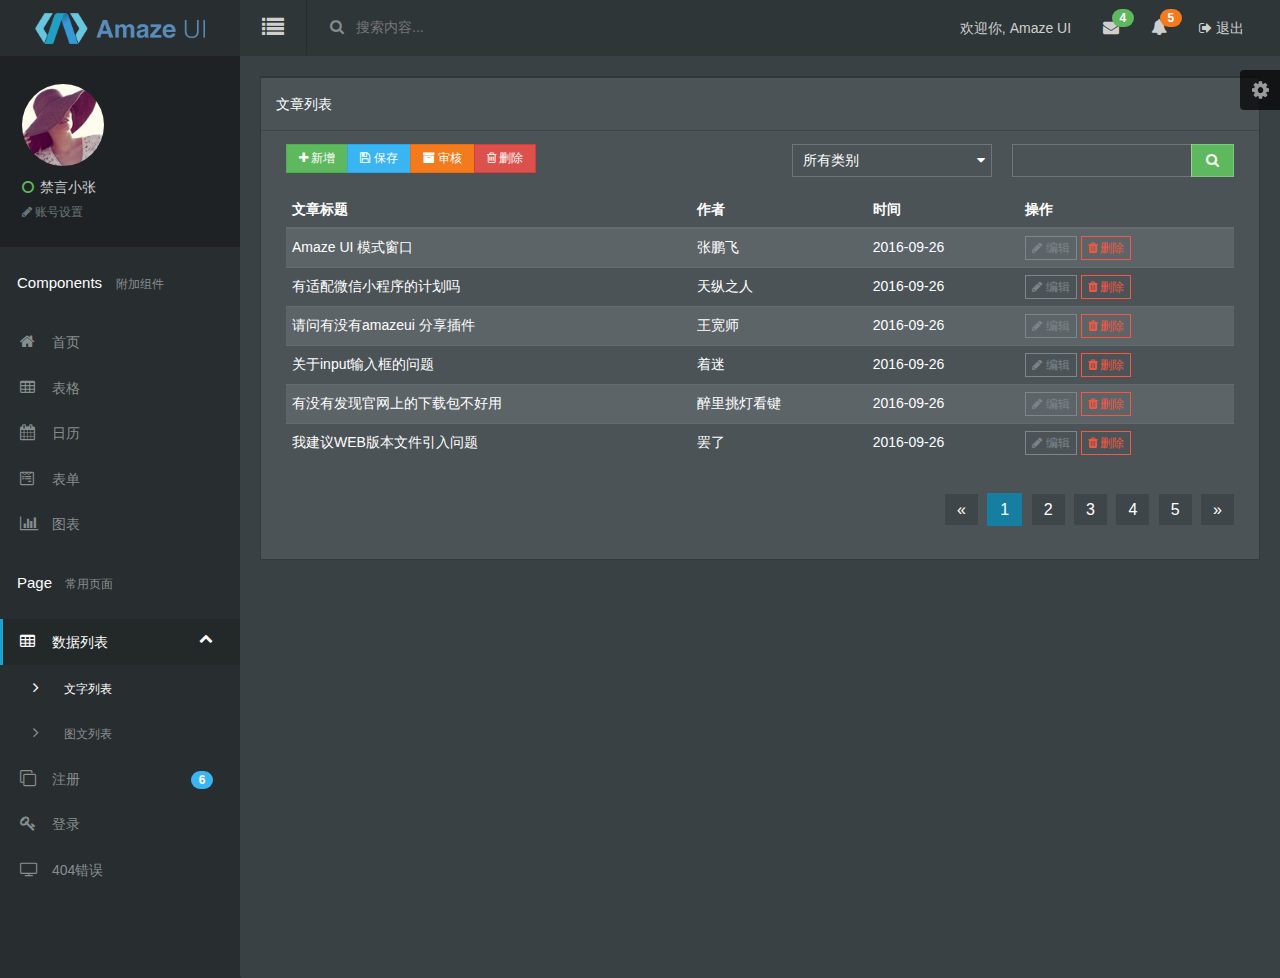
<file: jugg-pm/src/main/resources/static/admin/table-list.html>
<!DOCTYPE html>
<html lang="en">

<head>
    <meta charset="utf-8">
    <meta http-equiv="X-UA-Compatible" content="IE=edge">
    <title>Amaze UI Admin index Examples</title>
    <meta name="description" content="这是一个 index 页面">
    <meta name="keywords" content="index">
    <meta name="viewport" content="width=device-width, initial-scale=1">
    <meta name="renderer" content="webkit">
    <meta http-equiv="Cache-Control" content="no-siteapp" />
    <link rel="icon" type="image/png" href="assets/i/favicon.png">
    <link rel="apple-touch-icon-precomposed" href="assets/i/app-icon72x72@2x.png">
    <meta name="apple-mobile-web-app-title" content="Amaze UI" />
    <script src="assets/js/echarts.min.js"></script>
    <link rel="stylesheet" href="assets/css/amazeui.min.css" />
    <link rel="stylesheet" href="assets/css/amazeui.datatables.min.css" />
    <link rel="stylesheet" href="assets/css/app.css">
    <script src="assets/js/jquery.min.js"></script>

</head>

<body data-type="widgets">
    <script src="assets/js/theme.js"></script>
    <div class="am-g tpl-g">
        <!-- 头部 -->
        <header>
            <!-- logo -->
            <div class="am-fl tpl-header-logo">
                <a href="javascript:;"><img src="assets/img/logo.png" alt=""></a>
            </div>
            <!-- 右侧内容 -->
            <div class="tpl-header-fluid">
                <!-- 侧边切换 -->
                <div class="am-fl tpl-header-switch-button am-icon-list">
                    <span>

                </span>
                </div>
                <!-- 搜索 -->
                <div class="am-fl tpl-header-search">
                    <form class="tpl-header-search-form" action="javascript:;">
                        <button class="tpl-header-search-btn am-icon-search"></button>
                        <input class="tpl-header-search-box" type="text" placeholder="搜索内容...">
                    </form>
                </div>
                <!-- 其它功能-->
                <div class="am-fr tpl-header-navbar">
                    <ul>
                        <!-- 欢迎语 -->
                        <li class="am-text-sm tpl-header-navbar-welcome">
                            <a href="javascript:;">欢迎你, <span>Amaze UI</span> </a>
                        </li>

                        <!-- 新邮件 -->
                        <li class="am-dropdown tpl-dropdown" data-am-dropdown>
                            <a href="javascript:;" class="am-dropdown-toggle tpl-dropdown-toggle" data-am-dropdown-toggle>
                                <i class="am-icon-envelope"></i>
                                <span class="am-badge am-badge-success am-round item-feed-badge">4</span>
                            </a>
                            <!-- 弹出列表 -->
                            <ul class="am-dropdown-content tpl-dropdown-content">
                                <li class="tpl-dropdown-menu-messages">
                                    <a href="javascript:;" class="tpl-dropdown-menu-messages-item am-cf">
                                        <div class="menu-messages-ico">
                                            <img src="assets/img/user04.png" alt="">
                                        </div>
                                        <div class="menu-messages-time">
                                            3小时前
                                        </div>
                                        <div class="menu-messages-content">
                                            <div class="menu-messages-content-title">
                                                <i class="am-icon-circle-o am-text-success"></i>
                                                <span>夕风色</span>
                                            </div>
                                            <div class="am-text-truncate"> Amaze UI 的诞生，依托于 GitHub 及其他技术社区上一些优秀的资源；Amaze UI 的成长，则离不开用户的支持。 </div>
                                            <div class="menu-messages-content-time">2016-09-21 下午 16:40</div>
                                        </div>
                                    </a>
                                </li>

                                <li class="tpl-dropdown-menu-messages">
                                    <a href="javascript:;" class="tpl-dropdown-menu-messages-item am-cf">
                                        <div class="menu-messages-ico">
                                            <img src="assets/img/user02.png" alt="">
                                        </div>
                                        <div class="menu-messages-time">
                                            5天前
                                        </div>
                                        <div class="menu-messages-content">
                                            <div class="menu-messages-content-title">
                                                <i class="am-icon-circle-o am-text-warning"></i>
                                                <span>禁言小张</span>
                                            </div>
                                            <div class="am-text-truncate"> 为了能最准确的传达所描述的问题， 建议你在反馈时附上演示，方便我们理解。 </div>
                                            <div class="menu-messages-content-time">2016-09-16 上午 09:23</div>
                                        </div>
                                    </a>
                                </li>
                                <li class="tpl-dropdown-menu-messages">
                                    <a href="javascript:;" class="tpl-dropdown-menu-messages-item am-cf">
                                        <i class="am-icon-circle-o"></i> 进入列表…
                                    </a>
                                </li>
                            </ul>
                        </li>

                        <!-- 新提示 -->
                        <li class="am-dropdown" data-am-dropdown>
                            <a href="javascript:;" class="am-dropdown-toggle" data-am-dropdown-toggle>
                                <i class="am-icon-bell"></i>
                                <span class="am-badge am-badge-warning am-round item-feed-badge">5</span>
                            </a>

                            <!-- 弹出列表 -->
                            <ul class="am-dropdown-content tpl-dropdown-content">
                                <li class="tpl-dropdown-menu-notifications">
                                    <a href="javascript:;" class="tpl-dropdown-menu-notifications-item am-cf">
                                        <div class="tpl-dropdown-menu-notifications-title">
                                            <i class="am-icon-line-chart"></i>
                                            <span> 有6笔新的销售订单</span>
                                        </div>
                                        <div class="tpl-dropdown-menu-notifications-time">
                                            12分钟前
                                        </div>
                                    </a>
                                </li>
                                <li class="tpl-dropdown-menu-notifications">
                                    <a href="javascript:;" class="tpl-dropdown-menu-notifications-item am-cf">
                                        <div class="tpl-dropdown-menu-notifications-title">
                                            <i class="am-icon-star"></i>
                                            <span> 有3个来自人事部的消息</span>
                                        </div>
                                        <div class="tpl-dropdown-menu-notifications-time">
                                            30分钟前
                                        </div>
                                    </a>
                                </li>
                                <li class="tpl-dropdown-menu-notifications">
                                    <a href="javascript:;" class="tpl-dropdown-menu-notifications-item am-cf">
                                        <div class="tpl-dropdown-menu-notifications-title">
                                            <i class="am-icon-folder-o"></i>
                                            <span> 上午开会记录存档</span>
                                        </div>
                                        <div class="tpl-dropdown-menu-notifications-time">
                                            1天前
                                        </div>
                                    </a>
                                </li>


                                <li class="tpl-dropdown-menu-notifications">
                                    <a href="javascript:;" class="tpl-dropdown-menu-notifications-item am-cf">
                                        <i class="am-icon-bell"></i> 进入列表…
                                    </a>
                                </li>
                            </ul>
                        </li>

                        <!-- 退出 -->
                        <li class="am-text-sm">
                            <a href="javascript:;">
                                <span class="am-icon-sign-out"></span> 退出
                            </a>
                        </li>
                    </ul>
                </div>
            </div>

        </header>
        <!-- 风格切换 -->
        <div class="tpl-skiner">
            <div class="tpl-skiner-toggle am-icon-cog">
            </div>
            <div class="tpl-skiner-content">
                <div class="tpl-skiner-content-title">
                    选择主题
                </div>
                <div class="tpl-skiner-content-bar">
                    <span class="skiner-color skiner-white" data-color="theme-white"></span>
                    <span class="skiner-color skiner-black" data-color="theme-black"></span>
                </div>
            </div>
        </div>
        <!-- 侧边导航栏 -->
        <div class="left-sidebar">
            <!-- 用户信息 -->
            <div class="tpl-sidebar-user-panel">
                <div class="tpl-user-panel-slide-toggleable">
                    <div class="tpl-user-panel-profile-picture">
                        <img src="assets/img/user04.png" alt="">
                    </div>
                    <span class="user-panel-logged-in-text">
              <i class="am-icon-circle-o am-text-success tpl-user-panel-status-icon"></i>
              禁言小张
          </span>
                    <a href="javascript:;" class="tpl-user-panel-action-link"> <span class="am-icon-pencil"></span> 账号设置</a>
                </div>
            </div>

            <!-- 菜单 -->
            <ul class="sidebar-nav">
                <li class="sidebar-nav-heading">Components <span class="sidebar-nav-heading-info"> 附加组件</span></li>
                <li class="sidebar-nav-link">
                    <a href="index.html">
                        <i class="am-icon-home sidebar-nav-link-logo"></i> 首页
                    </a>
                </li>
                <li class="sidebar-nav-link">
                    <a href="tables.html">
                        <i class="am-icon-table sidebar-nav-link-logo"></i> 表格
                    </a>
                </li>
                <li class="sidebar-nav-link">
                    <a href="calendar.html">
                        <i class="am-icon-calendar sidebar-nav-link-logo"></i> 日历
                    </a>
                </li>
                <li class="sidebar-nav-link">
                    <a href="form.html">
                        <i class="am-icon-wpforms sidebar-nav-link-logo"></i> 表单

                    </a>
                </li>
                <li class="sidebar-nav-link">
                    <a href="chart.html">
                        <i class="am-icon-bar-chart sidebar-nav-link-logo"></i> 图表

                    </a>
                </li>

                <li class="sidebar-nav-heading">Page<span class="sidebar-nav-heading-info"> 常用页面</span></li>
                <li class="sidebar-nav-link">
                    <a href="javascript:;" class="sidebar-nav-sub-title active">
                        <i class="am-icon-table sidebar-nav-link-logo"></i> 数据列表
                        <span class="am-icon-chevron-down am-fr am-margin-right-sm sidebar-nav-sub-ico sidebar-nav-sub-ico-rotate"></span>
                    </a>
                    <ul class="sidebar-nav sidebar-nav-sub" style="display: block;">
                        <li class="sidebar-nav-link">
                            <a href="table-list.html" class="sub-active">
                                <span class="am-icon-angle-right sidebar-nav-link-logo"></span> 文字列表
                            </a>
                        </li>

                        <li class="sidebar-nav-link">
                            <a href="table-list-img.html">
                                <span class="am-icon-angle-right sidebar-nav-link-logo"></span> 图文列表
                            </a>
                        </li>
                    </ul>
                </li>
                <li class="sidebar-nav-link">
                    <a href="../login/sign-up.html">
                        <i class="am-icon-clone sidebar-nav-link-logo"></i> 注册
                        <span class="am-badge am-badge-secondary sidebar-nav-link-logo-ico am-round am-fr am-margin-right-sm">6</span>
                    </a>
                </li>
                <li class="sidebar-nav-link">
                    <a href="../login/login.html">
                        <i class="am-icon-key sidebar-nav-link-logo"></i> 登录
                    </a>
                </li>
                <li class="sidebar-nav-link">
                    <a href="404.html">
                        <i class="am-icon-tv sidebar-nav-link-logo"></i> 404错误
                    </a>
                </li>

            </ul>
        </div>


        <!-- 内容区域 -->
        <div class="tpl-content-wrapper">
            <div class="row-content am-cf">
                <div class="row">
                    <div class="am-u-sm-12 am-u-md-12 am-u-lg-12">
                        <div class="widget am-cf">
                            <div class="widget-head am-cf">
                                <div class="widget-title  am-cf">文章列表</div>


                            </div>
                            <div class="widget-body  am-fr">

                                <div class="am-u-sm-12 am-u-md-6 am-u-lg-6">
                                    <div class="am-form-group">
                                        <div class="am-btn-toolbar">
                                            <div class="am-btn-group am-btn-group-xs">
                                                <button type="button" class="am-btn am-btn-default am-btn-success"><span class="am-icon-plus"></span> 新增</button>
                                                <button type="button" class="am-btn am-btn-default am-btn-secondary"><span class="am-icon-save"></span> 保存</button>
                                                <button type="button" class="am-btn am-btn-default am-btn-warning"><span class="am-icon-archive"></span> 审核</button>
                                                <button type="button" class="am-btn am-btn-default am-btn-danger"><span class="am-icon-trash-o"></span> 删除</button>
                                            </div>
                                        </div>
                                    </div>
                                </div>
                                <div class="am-u-sm-12 am-u-md-6 am-u-lg-3">
                                    <div class="am-form-group tpl-table-list-select">
                                        <select data-am-selected="{btnSize: 'sm'}">
              <option value="option1">所有类别</option>
              <option value="option2">IT业界</option>
              <option value="option3">数码产品</option>
              <option value="option3">笔记本电脑</option>
              <option value="option3">平板电脑</option>
              <option value="option3">只能手机</option>
              <option value="option3">超极本</option>
            </select>
                                    </div>
                                </div>
                                <div class="am-u-sm-12 am-u-md-12 am-u-lg-3">
                                    <div class="am-input-group am-input-group-sm tpl-form-border-form cl-p">
                                        <input type="text" class="am-form-field ">
                                        <span class="am-input-group-btn">
            <button class="am-btn  am-btn-default am-btn-success tpl-table-list-field am-icon-search" type="button"></button>
          </span>
                                    </div>
                                </div>

                                <div class="am-u-sm-12">
                                    <table width="100%" class="am-table am-table-compact am-table-striped tpl-table-black " id="example-r">
                                        <thead>
                                            <tr>
                                                <th>文章标题</th>
                                                <th>作者</th>
                                                <th>时间</th>
                                                <th>操作</th>
                                            </tr>
                                        </thead>
                                        <tbody>
                                            <tr class="gradeX">
                                                <td>Amaze UI 模式窗口</td>
                                                <td>张鹏飞</td>
                                                <td>2016-09-26</td>
                                                <td>
                                                    <div class="tpl-table-black-operation">
                                                        <a href="javascript:;">
                                                            <i class="am-icon-pencil"></i> 编辑
                                                        </a>
                                                        <a href="javascript:;" class="tpl-table-black-operation-del">
                                                            <i class="am-icon-trash"></i> 删除
                                                        </a>
                                                    </div>
                                                </td>
                                            </tr>
                                            <tr class="even gradeC">
                                                <td>有适配微信小程序的计划吗</td>
                                                <td>天纵之人</td>
                                                <td>2016-09-26</td>
                                                <td>
                                                    <div class="tpl-table-black-operation">
                                                        <a href="javascript:;">
                                                            <i class="am-icon-pencil"></i> 编辑
                                                        </a>
                                                        <a href="javascript:;" class="tpl-table-black-operation-del">
                                                            <i class="am-icon-trash"></i> 删除
                                                        </a>
                                                    </div>
                                                </td>
                                            </tr>
                                            <tr class="gradeX">
                                                <td>请问有没有amazeui 分享插件</td>
                                                <td>王宽师</td>
                                                <td>2016-09-26</td>
                                                <td>
                                                    <div class="tpl-table-black-operation">
                                                        <a href="javascript:;">
                                                            <i class="am-icon-pencil"></i> 编辑
                                                        </a>
                                                        <a href="javascript:;" class="tpl-table-black-operation-del">
                                                            <i class="am-icon-trash"></i> 删除
                                                        </a>
                                                    </div>
                                                </td>
                                            </tr>
                                            <tr class="even gradeC">
                                                <td>关于input输入框的问题</td>
                                                <td>着迷</td>
                                                <td>2016-09-26</td>
                                                <td>
                                                    <div class="tpl-table-black-operation">
                                                        <a href="javascript:;">
                                                            <i class="am-icon-pencil"></i> 编辑
                                                        </a>
                                                        <a href="javascript:;" class="tpl-table-black-operation-del">
                                                            <i class="am-icon-trash"></i> 删除
                                                        </a>
                                                    </div>
                                                </td>
                                            </tr>
                                            <tr class="even gradeC">
                                                <td>有没有发现官网上的下载包不好用</td>
                                                <td>醉里挑灯看键</td>
                                                <td>2016-09-26</td>
                                                <td>
                                                    <div class="tpl-table-black-operation">
                                                        <a href="javascript:;">
                                                            <i class="am-icon-pencil"></i> 编辑
                                                        </a>
                                                        <a href="javascript:;" class="tpl-table-black-operation-del">
                                                            <i class="am-icon-trash"></i> 删除
                                                        </a>
                                                    </div>
                                                </td>
                                            </tr>

                                            <tr class="even gradeC">
                                                <td>我建议WEB版本文件引入问题</td>
                                                <td>罢了</td>
                                                <td>2016-09-26</td>
                                                <td>
                                                    <div class="tpl-table-black-operation">
                                                        <a href="javascript:;">
                                                            <i class="am-icon-pencil"></i> 编辑
                                                        </a>
                                                        <a href="javascript:;" class="tpl-table-black-operation-del">
                                                            <i class="am-icon-trash"></i> 删除
                                                        </a>
                                                    </div>
                                                </td>
                                            </tr>
                                            <!-- more data -->
                                        </tbody>
                                    </table>
                                </div>
                                <div class="am-u-lg-12 am-cf">

                                    <div class="am-fr">
                                        <ul class="am-pagination tpl-pagination">
                                            <li class="am-disabled"><a href="#">«</a></li>
                                            <li class="am-active"><a href="#">1</a></li>
                                            <li><a href="#">2</a></li>
                                            <li><a href="#">3</a></li>
                                            <li><a href="#">4</a></li>
                                            <li><a href="#">5</a></li>
                                            <li><a href="#">»</a></li>
                                        </ul>
                                    </div>
                                </div>
                            </div>
                        </div>
                    </div>
                </div>
            </div>
        </div>
    </div>
    </div>
    <script src="assets/js/amazeui.min.js"></script>
    <script src="assets/js/amazeui.datatables.min.js"></script>
    <script src="assets/js/dataTables.responsive.min.js"></script>
    <script src="assets/js/app.js"></script>

</body>

</html>
</file>
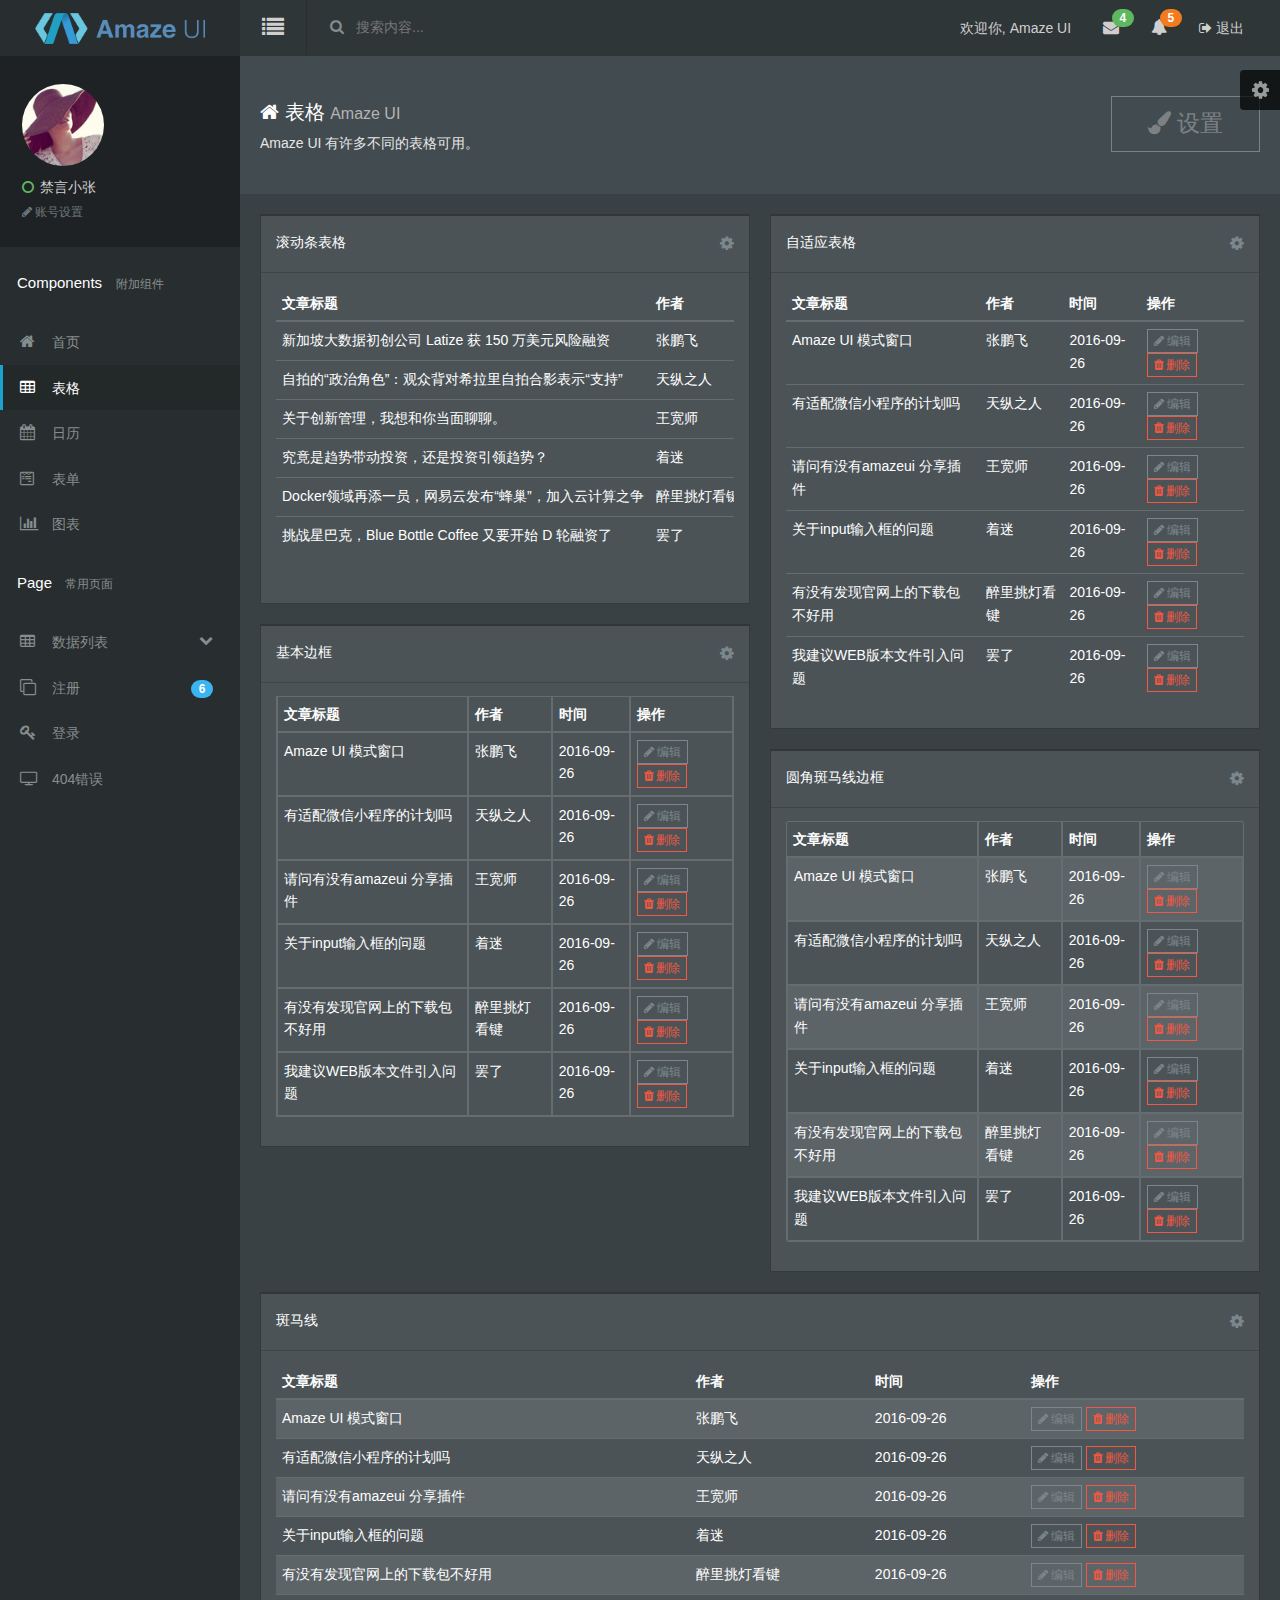
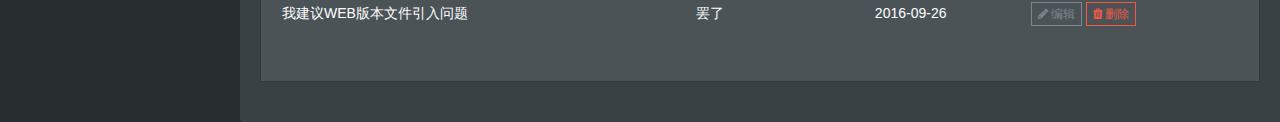
<file: jugg-pm/src/main/resources/static/admin/tables.html>
<!DOCTYPE html>
<html lang="en">

<head>
    <meta charset="utf-8">
    <meta http-equiv="X-UA-Compatible" content="IE=edge">
    <title>Amaze UI Admin index Examples</title>
    <meta name="description" content="这是一个 index 页面">
    <meta name="keywords" content="index">
    <meta name="viewport" content="width=device-width, initial-scale=1">
    <meta name="renderer" content="webkit">
    <meta http-equiv="Cache-Control" content="no-siteapp" />
    <link rel="icon" type="image/png" href="assets/i/favicon.png">
    <link rel="apple-touch-icon-precomposed" href="assets/i/app-icon72x72@2x.png">
    <meta name="apple-mobile-web-app-title" content="Amaze UI" />
    <script src="assets/js/echarts.min.js"></script>
    <link rel="stylesheet" href="assets/css/amazeui.min.css" />
    <link rel="stylesheet" href="assets/css/amazeui.datatables.min.css" />
    <link rel="stylesheet" href="assets/css/app.css">
    <script src="assets/js/jquery.min.js"></script>

</head>

<body data-type="widgets">
    <script src="assets/js/theme.js"></script>
    <div class="am-g tpl-g">
        <!-- 头部 -->
        <header>
            <!-- logo -->
            <div class="am-fl tpl-header-logo">
                <a href="javascript:;"><img src="assets/img/logo.png" alt=""></a>
            </div>
            <!-- 右侧内容 -->
            <div class="tpl-header-fluid">
                <!-- 侧边切换 -->
                <div class="am-fl tpl-header-switch-button am-icon-list">
                    <span>

                </span>
                </div>
                <!-- 搜索 -->
                <div class="am-fl tpl-header-search">
                    <form class="tpl-header-search-form" action="javascript:;">
                        <button class="tpl-header-search-btn am-icon-search"></button>
                        <input class="tpl-header-search-box" type="text" placeholder="搜索内容...">
                    </form>
                </div>
                <!-- 其它功能-->
                <div class="am-fr tpl-header-navbar">
                    <ul>
                        <!-- 欢迎语 -->
                        <li class="am-text-sm tpl-header-navbar-welcome">
                            <a href="javascript:;">欢迎你, <span>Amaze UI</span> </a>
                        </li>

                        <!-- 新邮件 -->
                        <li class="am-dropdown tpl-dropdown" data-am-dropdown>
                            <a href="javascript:;" class="am-dropdown-toggle tpl-dropdown-toggle" data-am-dropdown-toggle>
                                <i class="am-icon-envelope"></i>
                                <span class="am-badge am-badge-success am-round item-feed-badge">4</span>
                            </a>
                            <!-- 弹出列表 -->
                            <ul class="am-dropdown-content tpl-dropdown-content">
                                <li class="tpl-dropdown-menu-messages">
                                    <a href="javascript:;" class="tpl-dropdown-menu-messages-item am-cf">
                                        <div class="menu-messages-ico">
                                            <img src="assets/img/user04.png" alt="">
                                        </div>
                                        <div class="menu-messages-time">
                                            3小时前
                                        </div>
                                        <div class="menu-messages-content">
                                            <div class="menu-messages-content-title">
                                                <i class="am-icon-circle-o am-text-success"></i>
                                                <span>夕风色</span>
                                            </div>
                                            <div class="am-text-truncate"> Amaze UI 的诞生，依托于 GitHub 及其他技术社区上一些优秀的资源；Amaze UI 的成长，则离不开用户的支持。 </div>
                                            <div class="menu-messages-content-time">2016-09-21 下午 16:40</div>
                                        </div>
                                    </a>
                                </li>

                                <li class="tpl-dropdown-menu-messages">
                                    <a href="javascript:;" class="tpl-dropdown-menu-messages-item am-cf">
                                        <div class="menu-messages-ico">
                                            <img src="assets/img/user02.png" alt="">
                                        </div>
                                        <div class="menu-messages-time">
                                            5天前
                                        </div>
                                        <div class="menu-messages-content">
                                            <div class="menu-messages-content-title">
                                                <i class="am-icon-circle-o am-text-warning"></i>
                                                <span>禁言小张</span>
                                            </div>
                                            <div class="am-text-truncate"> 为了能最准确的传达所描述的问题， 建议你在反馈时附上演示，方便我们理解。 </div>
                                            <div class="menu-messages-content-time">2016-09-16 上午 09:23</div>
                                        </div>
                                    </a>
                                </li>
                                <li class="tpl-dropdown-menu-messages">
                                    <a href="javascript:;" class="tpl-dropdown-menu-messages-item am-cf">
                                        <i class="am-icon-circle-o"></i> 进入列表…
                                    </a>
                                </li>
                            </ul>
                        </li>

                        <!-- 新提示 -->
                        <li class="am-dropdown" data-am-dropdown>
                            <a href="javascript:;" class="am-dropdown-toggle" data-am-dropdown-toggle>
                                <i class="am-icon-bell"></i>
                                <span class="am-badge am-badge-warning am-round item-feed-badge">5</span>
                            </a>

                            <!-- 弹出列表 -->
                            <ul class="am-dropdown-content tpl-dropdown-content">
                                <li class="tpl-dropdown-menu-notifications">
                                    <a href="javascript:;" class="tpl-dropdown-menu-notifications-item am-cf">
                                        <div class="tpl-dropdown-menu-notifications-title">
                                            <i class="am-icon-line-chart"></i>
                                            <span> 有6笔新的销售订单</span>
                                        </div>
                                        <div class="tpl-dropdown-menu-notifications-time">
                                            12分钟前
                                        </div>
                                    </a>
                                </li>
                                <li class="tpl-dropdown-menu-notifications">
                                    <a href="javascript:;" class="tpl-dropdown-menu-notifications-item am-cf">
                                        <div class="tpl-dropdown-menu-notifications-title">
                                            <i class="am-icon-star"></i>
                                            <span> 有3个来自人事部的消息</span>
                                        </div>
                                        <div class="tpl-dropdown-menu-notifications-time">
                                            30分钟前
                                        </div>
                                    </a>
                                </li>
                                <li class="tpl-dropdown-menu-notifications">
                                    <a href="javascript:;" class="tpl-dropdown-menu-notifications-item am-cf">
                                        <div class="tpl-dropdown-menu-notifications-title">
                                            <i class="am-icon-folder-o"></i>
                                            <span> 上午开会记录存档</span>
                                        </div>
                                        <div class="tpl-dropdown-menu-notifications-time">
                                            1天前
                                        </div>
                                    </a>
                                </li>


                                <li class="tpl-dropdown-menu-notifications">
                                    <a href="javascript:;" class="tpl-dropdown-menu-notifications-item am-cf">
                                        <i class="am-icon-bell"></i> 进入列表…
                                    </a>
                                </li>
                            </ul>
                        </li>

                        <!-- 退出 -->
                        <li class="am-text-sm">
                            <a href="javascript:;">
                                <span class="am-icon-sign-out"></span> 退出
                            </a>
                        </li>
                    </ul>
                </div>
            </div>

        </header>
        <!-- 风格切换 -->
        <div class="tpl-skiner">
            <div class="tpl-skiner-toggle am-icon-cog">
            </div>
            <div class="tpl-skiner-content">
                <div class="tpl-skiner-content-title">
                    选择主题
                </div>
                <div class="tpl-skiner-content-bar">
                    <span class="skiner-color skiner-white" data-color="theme-white"></span>
                    <span class="skiner-color skiner-black" data-color="theme-black"></span>
                </div>
            </div>
        </div>
        <!-- 侧边导航栏 -->
        <div class="left-sidebar">
            <!-- 用户信息 -->
            <div class="tpl-sidebar-user-panel">
                <div class="tpl-user-panel-slide-toggleable">
                    <div class="tpl-user-panel-profile-picture">
                        <img src="assets/img/user04.png" alt="">
                    </div>
                    <span class="user-panel-logged-in-text">
              <i class="am-icon-circle-o am-text-success tpl-user-panel-status-icon"></i>
              禁言小张
          </span>
                    <a href="javascript:;" class="tpl-user-panel-action-link"> <span class="am-icon-pencil"></span> 账号设置</a>
                </div>
            </div>


            <!-- 菜单 -->
            <ul class="sidebar-nav">
                <li class="sidebar-nav-heading">Components <span class="sidebar-nav-heading-info"> 附加组件</span></li>
                <li class="sidebar-nav-link">
                    <a href="index.html">
                        <i class="am-icon-home sidebar-nav-link-logo"></i> 首页
                    </a>
                </li>
                <li class="sidebar-nav-link">
                    <a href="tables.html" class="active">
                        <i class="am-icon-table sidebar-nav-link-logo"></i> 表格
                    </a>
                </li>
                <li class="sidebar-nav-link">
                    <a href="calendar.html">
                        <i class="am-icon-calendar sidebar-nav-link-logo"></i> 日历
                    </a>
                </li>
                <li class="sidebar-nav-link">
                    <a href="form.html">
                        <i class="am-icon-wpforms sidebar-nav-link-logo"></i> 表单

                    </a>
                </li>
                <li class="sidebar-nav-link">
                    <a href="chart.html">
                        <i class="am-icon-bar-chart sidebar-nav-link-logo"></i> 图表

                    </a>
                </li>

                <li class="sidebar-nav-heading">Page<span class="sidebar-nav-heading-info"> 常用页面</span></li>
                <li class="sidebar-nav-link">
                    <a href="javascript:;" class="sidebar-nav-sub-title">
                        <i class="am-icon-table sidebar-nav-link-logo"></i> 数据列表
                        <span class="am-icon-chevron-down am-fr am-margin-right-sm sidebar-nav-sub-ico"></span>
                    </a>
                    <ul class="sidebar-nav sidebar-nav-sub">
                        <li class="sidebar-nav-link">
                            <a href="table-list.html">
                                <span class="am-icon-angle-right sidebar-nav-link-logo"></span> 文字列表
                            </a>
                        </li>

                        <li class="sidebar-nav-link">
                            <a href="table-list-img.htm">
                                <span class="am-icon-angle-right sidebar-nav-link-logo"></span> 图文列表
                            </a>
                        </li>
                    </ul>
                </li>
                <li class="sidebar-nav-link">
                    <a href="../login/sign-up.html">
                        <i class="am-icon-clone sidebar-nav-link-logo"></i> 注册
                        <span class="am-badge am-badge-secondary sidebar-nav-link-logo-ico am-round am-fr am-margin-right-sm">6</span>
                    </a>
                </li>
                <li class="sidebar-nav-link">
                    <a href="../login/login.html">
                        <i class="am-icon-key sidebar-nav-link-logo"></i> 登录
                    </a>
                </li>
                <li class="sidebar-nav-link">
                    <a href="404.html">
                        <i class="am-icon-tv sidebar-nav-link-logo"></i> 404错误
                    </a>
                </li>

            </ul>
        </div>



        <!-- 内容区域 -->
        <div class="tpl-content-wrapper">

            <div class="container-fluid am-cf">
                <div class="row">
                    <div class="am-u-sm-12 am-u-md-12 am-u-lg-9">
                        <div class="page-header-heading"><span class="am-icon-home page-header-heading-icon"></span> 表格 <small>Amaze UI</small></div>
                        <p class="page-header-description">Amaze UI 有许多不同的表格可用。</p>
                    </div>
                    <div class="am-u-lg-3 tpl-index-settings-button">
                        <button type="button" class="page-header-button"><span class="am-icon-paint-brush"></span> 设置</button>
                    </div>
                </div>

            </div>

            <div class="row-content am-cf">


                <div class="row">
                    <div class="am-u-sm-12 am-u-md-12 am-u-lg-6">
                        <div class="widget am-cf">
                            <div class="widget-head am-cf">
                                <div class="widget-title am-fl">滚动条表格</div>
                                <div class="widget-function am-fr">
                                    <a href="javascript:;" class="am-icon-cog"></a>
                                </div>
                            </div>
                            <div class="widget-body  widget-body-lg am-fr">
                                <div class="am-scrollable-horizontal ">
                                    <table width="100%" class="am-table am-table-compact am-text-nowrap tpl-table-black " id="example-r">
                                        <thead>
                                            <tr>
                                                <th>文章标题</th>
                                                <th>作者</th>
                                                <th>时间</th>
                                                <th>操作</th>
                                            </tr>
                                        </thead>
                                        <tbody>
                                            <tr class="gradeX">
                                                <td>新加坡大数据初创公司 Latize 获 150 万美元风险融资</td>
                                                <td>张鹏飞</td>
                                                <td>2016-09-26</td>
                                                <td>
                                                    <div class="tpl-table-black-operation">
                                                        <a href="javascript:;">
                                                            <i class="am-icon-pencil"></i> 编辑
                                                        </a>
                                                        <a href="javascript:;" class="tpl-table-black-operation-del">
                                                            <i class="am-icon-trash"></i> 删除
                                                        </a>
                                                    </div>
                                                </td>
                                            </tr>
                                            <tr class="even gradeC">
                                                <td>自拍的“政治角色”：观众背对希拉里自拍合影表示“支持”</td>
                                                <td>天纵之人</td>
                                                <td>2016-09-26</td>
                                                <td>
                                                    <div class="tpl-table-black-operation">
                                                        <a href="javascript:;">
                                                            <i class="am-icon-pencil"></i> 编辑
                                                        </a>
                                                        <a href="javascript:;" class="tpl-table-black-operation-del">
                                                            <i class="am-icon-trash"></i> 删除
                                                        </a>
                                                    </div>
                                                </td>
                                            </tr>
                                            <tr class="gradeX">
                                                <td>关于创新管理，我想和你当面聊聊。</td>
                                                <td>王宽师</td>
                                                <td>2016-09-26</td>
                                                <td>
                                                    <div class="tpl-table-black-operation">
                                                        <a href="javascript:;">
                                                            <i class="am-icon-pencil"></i> 编辑
                                                        </a>
                                                        <a href="javascript:;" class="tpl-table-black-operation-del">
                                                            <i class="am-icon-trash"></i> 删除
                                                        </a>
                                                    </div>
                                                </td>
                                            </tr>
                                            <tr class="even gradeC">
                                                <td>究竟是趋势带动投资，还是投资引领趋势？</td>
                                                <td>着迷</td>
                                                <td>2016-09-26</td>
                                                <td>
                                                    <div class="tpl-table-black-operation">
                                                        <a href="javascript:;">
                                                            <i class="am-icon-pencil"></i> 编辑
                                                        </a>
                                                        <a href="javascript:;" class="tpl-table-black-operation-del">
                                                            <i class="am-icon-trash"></i> 删除
                                                        </a>
                                                    </div>
                                                </td>
                                            </tr>
                                            <tr class="even gradeC">
                                                <td>Docker领域再添一员，网易云发布“蜂巢”，加入云计算之争</td>
                                                <td>醉里挑灯看键</td>
                                                <td>2016-09-26</td>
                                                <td>
                                                    <div class="tpl-table-black-operation">
                                                        <a href="javascript:;">
                                                            <i class="am-icon-pencil"></i> 编辑
                                                        </a>
                                                        <a href="javascript:;" class="tpl-table-black-operation-del">
                                                            <i class="am-icon-trash"></i> 删除
                                                        </a>
                                                    </div>
                                                </td>
                                            </tr>

                                            <tr class="even gradeC">
                                                <td>挑战星巴克，Blue Bottle Coffee 又要开始 D 轮融资了</td>
                                                <td>罢了</td>
                                                <td>2016-09-26</td>
                                                <td>
                                                    <div class="tpl-table-black-operation">
                                                        <a href="javascript:;">
                                                            <i class="am-icon-pencil"></i> 编辑
                                                        </a>
                                                        <a href="javascript:;" class="tpl-table-black-operation-del">
                                                            <i class="am-icon-trash"></i> 删除
                                                        </a>
                                                    </div>
                                                </td>
                                            </tr>
                                            <!-- more data -->
                                        </tbody>
                                    </table>
                                </div>

                            </div>
                        </div>
                    </div>




                    <div class="am-u-sm-12 am-u-md-12 am-u-lg-6">
                        <div class="widget am-cf">
                            <div class="widget-head am-cf">
                                <div class="widget-title am-fl">自适应表格</div>
                                <div class="widget-function am-fr">
                                    <a href="javascript:;" class="am-icon-cog"></a>
                                </div>
                            </div>
                            <div class="widget-body  widget-body-lg am-fr">

                                <table width="100%" class="am-table am-table-compact tpl-table-black " id="example-r">
                                    <thead>
                                        <tr>
                                            <th>文章标题</th>
                                            <th>作者</th>
                                            <th>时间</th>
                                            <th>操作</th>
                                        </tr>
                                    </thead>
                                    <tbody>
                                        <tr class="gradeX">
                                            <td>Amaze UI 模式窗口</td>
                                            <td>张鹏飞</td>
                                            <td>2016-09-26</td>
                                            <td>
                                                <div class="tpl-table-black-operation">
                                                    <a href="javascript:;">
                                                        <i class="am-icon-pencil"></i> 编辑
                                                    </a>
                                                    <a href="javascript:;" class="tpl-table-black-operation-del">
                                                        <i class="am-icon-trash"></i> 删除
                                                    </a>
                                                </div>
                                            </td>
                                        </tr>
                                        <tr class="even gradeC">
                                            <td>有适配微信小程序的计划吗</td>
                                            <td>天纵之人</td>
                                            <td>2016-09-26</td>
                                            <td>
                                                <div class="tpl-table-black-operation">
                                                    <a href="javascript:;">
                                                        <i class="am-icon-pencil"></i> 编辑
                                                    </a>
                                                    <a href="javascript:;" class="tpl-table-black-operation-del">
                                                        <i class="am-icon-trash"></i> 删除
                                                    </a>
                                                </div>
                                            </td>
                                        </tr>
                                        <tr class="gradeX">
                                            <td>请问有没有amazeui 分享插件</td>
                                            <td>王宽师</td>
                                            <td>2016-09-26</td>
                                            <td>
                                                <div class="tpl-table-black-operation">
                                                    <a href="javascript:;">
                                                        <i class="am-icon-pencil"></i> 编辑
                                                    </a>
                                                    <a href="javascript:;" class="tpl-table-black-operation-del">
                                                        <i class="am-icon-trash"></i> 删除
                                                    </a>
                                                </div>
                                            </td>
                                        </tr>
                                        <tr class="even gradeC">
                                            <td>关于input输入框的问题</td>
                                            <td>着迷</td>
                                            <td>2016-09-26</td>
                                            <td>
                                                <div class="tpl-table-black-operation">
                                                    <a href="javascript:;">
                                                        <i class="am-icon-pencil"></i> 编辑
                                                    </a>
                                                    <a href="javascript:;" class="tpl-table-black-operation-del">
                                                        <i class="am-icon-trash"></i> 删除
                                                    </a>
                                                </div>
                                            </td>
                                        </tr>
                                        <tr class="even gradeC">
                                            <td>有没有发现官网上的下载包不好用</td>
                                            <td>醉里挑灯看键</td>
                                            <td>2016-09-26</td>
                                            <td>
                                                <div class="tpl-table-black-operation">
                                                    <a href="javascript:;">
                                                        <i class="am-icon-pencil"></i> 编辑
                                                    </a>
                                                    <a href="javascript:;" class="tpl-table-black-operation-del">
                                                        <i class="am-icon-trash"></i> 删除
                                                    </a>
                                                </div>
                                            </td>
                                        </tr>

                                        <tr class="even gradeC">
                                            <td>我建议WEB版本文件引入问题</td>
                                            <td>罢了</td>
                                            <td>2016-09-26</td>
                                            <td>
                                                <div class="tpl-table-black-operation">
                                                    <a href="javascript:;">
                                                        <i class="am-icon-pencil"></i> 编辑
                                                    </a>
                                                    <a href="javascript:;" class="tpl-table-black-operation-del">
                                                        <i class="am-icon-trash"></i> 删除
                                                    </a>
                                                </div>
                                            </td>
                                        </tr>
                                        <!-- more data -->
                                    </tbody>
                                </table>

                            </div>
                        </div>
                    </div>
                </div>

                <div class="row">

                    <div class="am-u-sm-12 am-u-md-12 am-u-lg-6">
                        <div class="widget am-cf">
                            <div class="widget-head am-cf">
                                <div class="widget-title am-fl">基本边框</div>
                                <div class="widget-function am-fr">
                                    <a href="javascript:;" class="am-icon-cog"></a>
                                </div>
                            </div>
                            <div class="widget-body  widget-body-lg am-fr">

                                <table width="100%" class="am-table am-table-compact am-table-bordered tpl-table-black " id="example-r">
                                    <thead>
                                        <tr>
                                            <th>文章标题</th>
                                            <th>作者</th>
                                            <th>时间</th>
                                            <th>操作</th>
                                        </tr>
                                    </thead>
                                    <tbody>
                                        <tr class="gradeX">
                                            <td>Amaze UI 模式窗口</td>
                                            <td>张鹏飞</td>
                                            <td>2016-09-26</td>
                                            <td>
                                                <div class="tpl-table-black-operation">
                                                    <a href="javascript:;">
                                                        <i class="am-icon-pencil"></i> 编辑
                                                    </a>
                                                    <a href="javascript:;" class="tpl-table-black-operation-del">
                                                        <i class="am-icon-trash"></i> 删除
                                                    </a>
                                                </div>
                                            </td>
                                        </tr>
                                        <tr class="even gradeC">
                                            <td>有适配微信小程序的计划吗</td>
                                            <td>天纵之人</td>
                                            <td>2016-09-26</td>
                                            <td>
                                                <div class="tpl-table-black-operation">
                                                    <a href="javascript:;">
                                                        <i class="am-icon-pencil"></i> 编辑
                                                    </a>
                                                    <a href="javascript:;" class="tpl-table-black-operation-del">
                                                        <i class="am-icon-trash"></i> 删除
                                                    </a>
                                                </div>
                                            </td>
                                        </tr>
                                        <tr class="gradeX">
                                            <td>请问有没有amazeui 分享插件</td>
                                            <td>王宽师</td>
                                            <td>2016-09-26</td>
                                            <td>
                                                <div class="tpl-table-black-operation">
                                                    <a href="javascript:;">
                                                        <i class="am-icon-pencil"></i> 编辑
                                                    </a>
                                                    <a href="javascript:;" class="tpl-table-black-operation-del">
                                                        <i class="am-icon-trash"></i> 删除
                                                    </a>
                                                </div>
                                            </td>
                                        </tr>
                                        <tr class="even gradeC">
                                            <td>关于input输入框的问题</td>
                                            <td>着迷</td>
                                            <td>2016-09-26</td>
                                            <td>
                                                <div class="tpl-table-black-operation">
                                                    <a href="javascript:;">
                                                        <i class="am-icon-pencil"></i> 编辑
                                                    </a>
                                                    <a href="javascript:;" class="tpl-table-black-operation-del">
                                                        <i class="am-icon-trash"></i> 删除
                                                    </a>
                                                </div>
                                            </td>
                                        </tr>
                                        <tr class="even gradeC">
                                            <td>有没有发现官网上的下载包不好用</td>
                                            <td>醉里挑灯看键</td>
                                            <td>2016-09-26</td>
                                            <td>
                                                <div class="tpl-table-black-operation">
                                                    <a href="javascript:;">
                                                        <i class="am-icon-pencil"></i> 编辑
                                                    </a>
                                                    <a href="javascript:;" class="tpl-table-black-operation-del">
                                                        <i class="am-icon-trash"></i> 删除
                                                    </a>
                                                </div>
                                            </td>
                                        </tr>

                                        <tr class="even gradeC">
                                            <td>我建议WEB版本文件引入问题</td>
                                            <td>罢了</td>
                                            <td>2016-09-26</td>
                                            <td>
                                                <div class="tpl-table-black-operation">
                                                    <a href="javascript:;">
                                                        <i class="am-icon-pencil"></i> 编辑
                                                    </a>
                                                    <a href="javascript:;" class="tpl-table-black-operation-del">
                                                        <i class="am-icon-trash"></i> 删除
                                                    </a>
                                                </div>
                                            </td>
                                        </tr>
                                        <!-- more data -->
                                    </tbody>
                                </table>

                            </div>
                        </div>
                    </div>



                    <div class="am-u-sm-12 am-u-md-12 am-u-lg-6">
                        <div class="widget am-cf">
                            <div class="widget-head am-cf">
                                <div class="widget-title am-fl">圆角斑马线边框</div>
                                <div class="widget-function am-fr">
                                    <a href="javascript:;" class="am-icon-cog"></a>
                                </div>
                            </div>
                            <div class="widget-body  widget-body-lg am-fr">

                                <table width="100%" class="am-table am-table-compact am-table-bordered am-table-radius am-table-striped tpl-table-black " id="example-r">
                                    <thead>
                                        <tr>
                                            <th>文章标题</th>
                                            <th>作者</th>
                                            <th>时间</th>
                                            <th>操作</th>
                                        </tr>
                                    </thead>
                                    <tbody>
                                        <tr class="gradeX">
                                            <td>Amaze UI 模式窗口</td>
                                            <td>张鹏飞</td>
                                            <td>2016-09-26</td>
                                            <td>
                                                <div class="tpl-table-black-operation">
                                                    <a href="javascript:;">
                                                        <i class="am-icon-pencil"></i> 编辑
                                                    </a>
                                                    <a href="javascript:;" class="tpl-table-black-operation-del">
                                                        <i class="am-icon-trash"></i> 删除
                                                    </a>
                                                </div>
                                            </td>
                                        </tr>
                                        <tr class="even gradeC">
                                            <td>有适配微信小程序的计划吗</td>
                                            <td>天纵之人</td>
                                            <td>2016-09-26</td>
                                            <td>
                                                <div class="tpl-table-black-operation">
                                                    <a href="javascript:;">
                                                        <i class="am-icon-pencil"></i> 编辑
                                                    </a>
                                                    <a href="javascript:;" class="tpl-table-black-operation-del">
                                                        <i class="am-icon-trash"></i> 删除
                                                    </a>
                                                </div>
                                            </td>
                                        </tr>
                                        <tr class="gradeX">
                                            <td>请问有没有amazeui 分享插件</td>
                                            <td>王宽师</td>
                                            <td>2016-09-26</td>
                                            <td>
                                                <div class="tpl-table-black-operation">
                                                    <a href="javascript:;">
                                                        <i class="am-icon-pencil"></i> 编辑
                                                    </a>
                                                    <a href="javascript:;" class="tpl-table-black-operation-del">
                                                        <i class="am-icon-trash"></i> 删除
                                                    </a>
                                                </div>
                                            </td>
                                        </tr>
                                        <tr class="even gradeC">
                                            <td>关于input输入框的问题</td>
                                            <td>着迷</td>
                                            <td>2016-09-26</td>
                                            <td>
                                                <div class="tpl-table-black-operation">
                                                    <a href="javascript:;">
                                                        <i class="am-icon-pencil"></i> 编辑
                                                    </a>
                                                    <a href="javascript:;" class="tpl-table-black-operation-del">
                                                        <i class="am-icon-trash"></i> 删除
                                                    </a>
                                                </div>
                                            </td>
                                        </tr>
                                        <tr class="even gradeC">
                                            <td>有没有发现官网上的下载包不好用</td>
                                            <td>醉里挑灯看键</td>
                                            <td>2016-09-26</td>
                                            <td>
                                                <div class="tpl-table-black-operation">
                                                    <a href="javascript:;">
                                                        <i class="am-icon-pencil"></i> 编辑
                                                    </a>
                                                    <a href="javascript:;" class="tpl-table-black-operation-del">
                                                        <i class="am-icon-trash"></i> 删除
                                                    </a>
                                                </div>
                                            </td>
                                        </tr>

                                        <tr class="even gradeC">
                                            <td>我建议WEB版本文件引入问题</td>
                                            <td>罢了</td>
                                            <td>2016-09-26</td>
                                            <td>
                                                <div class="tpl-table-black-operation">
                                                    <a href="javascript:;">
                                                        <i class="am-icon-pencil"></i> 编辑
                                                    </a>
                                                    <a href="javascript:;" class="tpl-table-black-operation-del">
                                                        <i class="am-icon-trash"></i> 删除
                                                    </a>
                                                </div>
                                            </td>
                                        </tr>
                                        <!-- more data -->
                                    </tbody>
                                </table>

                            </div>
                        </div>
                    </div>
                </div>



                <div class="row">

                    <div class="am-u-sm-12 am-u-md-12 am-u-lg-12">
                        <div class="widget am-cf">
                            <div class="widget-head am-cf">
                                <div class="widget-title am-fl">斑马线</div>
                                <div class="widget-function am-fr">
                                    <a href="javascript:;" class="am-icon-cog"></a>
                                </div>
                            </div>
                            <div class="widget-body  widget-body-lg am-fr">

                                <table width="100%" class="am-table am-table-compact am-table-striped tpl-table-black " id="example-r">
                                    <thead>
                                        <tr>
                                            <th>文章标题</th>
                                            <th>作者</th>
                                            <th>时间</th>
                                            <th>操作</th>
                                        </tr>
                                    </thead>
                                    <tbody>
                                        <tr class="gradeX">
                                            <td>Amaze UI 模式窗口</td>
                                            <td>张鹏飞</td>
                                            <td>2016-09-26</td>
                                            <td>
                                                <div class="tpl-table-black-operation">
                                                    <a href="javascript:;">
                                                        <i class="am-icon-pencil"></i> 编辑
                                                    </a>
                                                    <a href="javascript:;" class="tpl-table-black-operation-del">
                                                        <i class="am-icon-trash"></i> 删除
                                                    </a>
                                                </div>
                                            </td>
                                        </tr>
                                        <tr class="even gradeC">
                                            <td>有适配微信小程序的计划吗</td>
                                            <td>天纵之人</td>
                                            <td>2016-09-26</td>
                                            <td>
                                                <div class="tpl-table-black-operation">
                                                    <a href="javascript:;">
                                                        <i class="am-icon-pencil"></i> 编辑
                                                    </a>
                                                    <a href="javascript:;" class="tpl-table-black-operation-del">
                                                        <i class="am-icon-trash"></i> 删除
                                                    </a>
                                                </div>
                                            </td>
                                        </tr>
                                        <tr class="gradeX">
                                            <td>请问有没有amazeui 分享插件</td>
                                            <td>王宽师</td>
                                            <td>2016-09-26</td>
                                            <td>
                                                <div class="tpl-table-black-operation">
                                                    <a href="javascript:;">
                                                        <i class="am-icon-pencil"></i> 编辑
                                                    </a>
                                                    <a href="javascript:;" class="tpl-table-black-operation-del">
                                                        <i class="am-icon-trash"></i> 删除
                                                    </a>
                                                </div>
                                            </td>
                                        </tr>
                                        <tr class="even gradeC">
                                            <td>关于input输入框的问题</td>
                                            <td>着迷</td>
                                            <td>2016-09-26</td>
                                            <td>
                                                <div class="tpl-table-black-operation">
                                                    <a href="javascript:;">
                                                        <i class="am-icon-pencil"></i> 编辑
                                                    </a>
                                                    <a href="javascript:;" class="tpl-table-black-operation-del">
                                                        <i class="am-icon-trash"></i> 删除
                                                    </a>
                                                </div>
                                            </td>
                                        </tr>
                                        <tr class="even gradeC">
                                            <td>有没有发现官网上的下载包不好用</td>
                                            <td>醉里挑灯看键</td>
                                            <td>2016-09-26</td>
                                            <td>
                                                <div class="tpl-table-black-operation">
                                                    <a href="javascript:;">
                                                        <i class="am-icon-pencil"></i> 编辑
                                                    </a>
                                                    <a href="javascript:;" class="tpl-table-black-operation-del">
                                                        <i class="am-icon-trash"></i> 删除
                                                    </a>
                                                </div>
                                            </td>
                                        </tr>

                                        <tr class="even gradeC">
                                            <td>我建议WEB版本文件引入问题</td>
                                            <td>罢了</td>
                                            <td>2016-09-26</td>
                                            <td>
                                                <div class="tpl-table-black-operation">
                                                    <a href="javascript:;">
                                                        <i class="am-icon-pencil"></i> 编辑
                                                    </a>
                                                    <a href="javascript:;" class="tpl-table-black-operation-del">
                                                        <i class="am-icon-trash"></i> 删除
                                                    </a>
                                                </div>
                                            </td>
                                        </tr>
                                        <!-- more data -->
                                    </tbody>
                                </table>

                            </div>
                        </div>
                    </div>




                </div>

            </div>
        </div>
    </div>
    </div>
    <script src="assets/js/amazeui.min.js"></script>
    <script src="assets/js/amazeui.datatables.min.js"></script>
    <script src="assets/js/dataTables.responsive.min.js"></script>
    <script src="assets/js/app.js"></script>

</body>

</html>
</file>
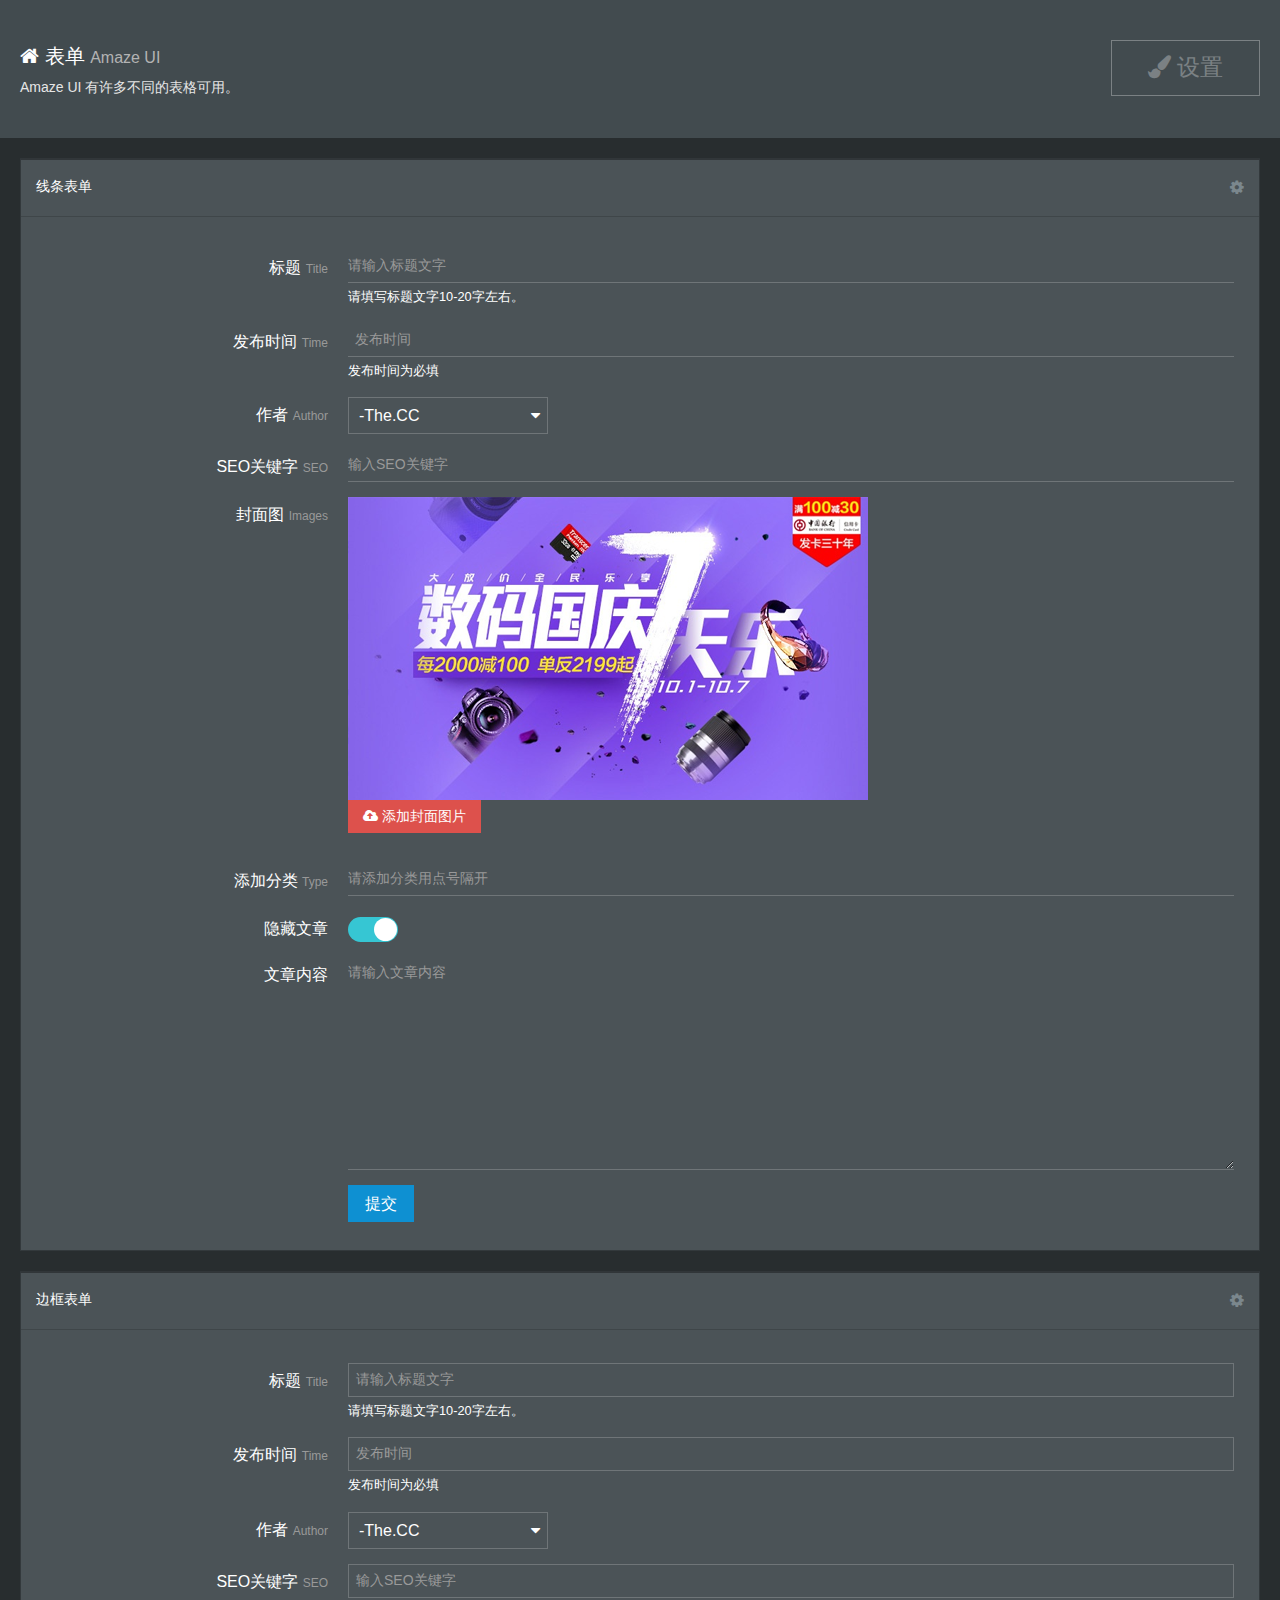
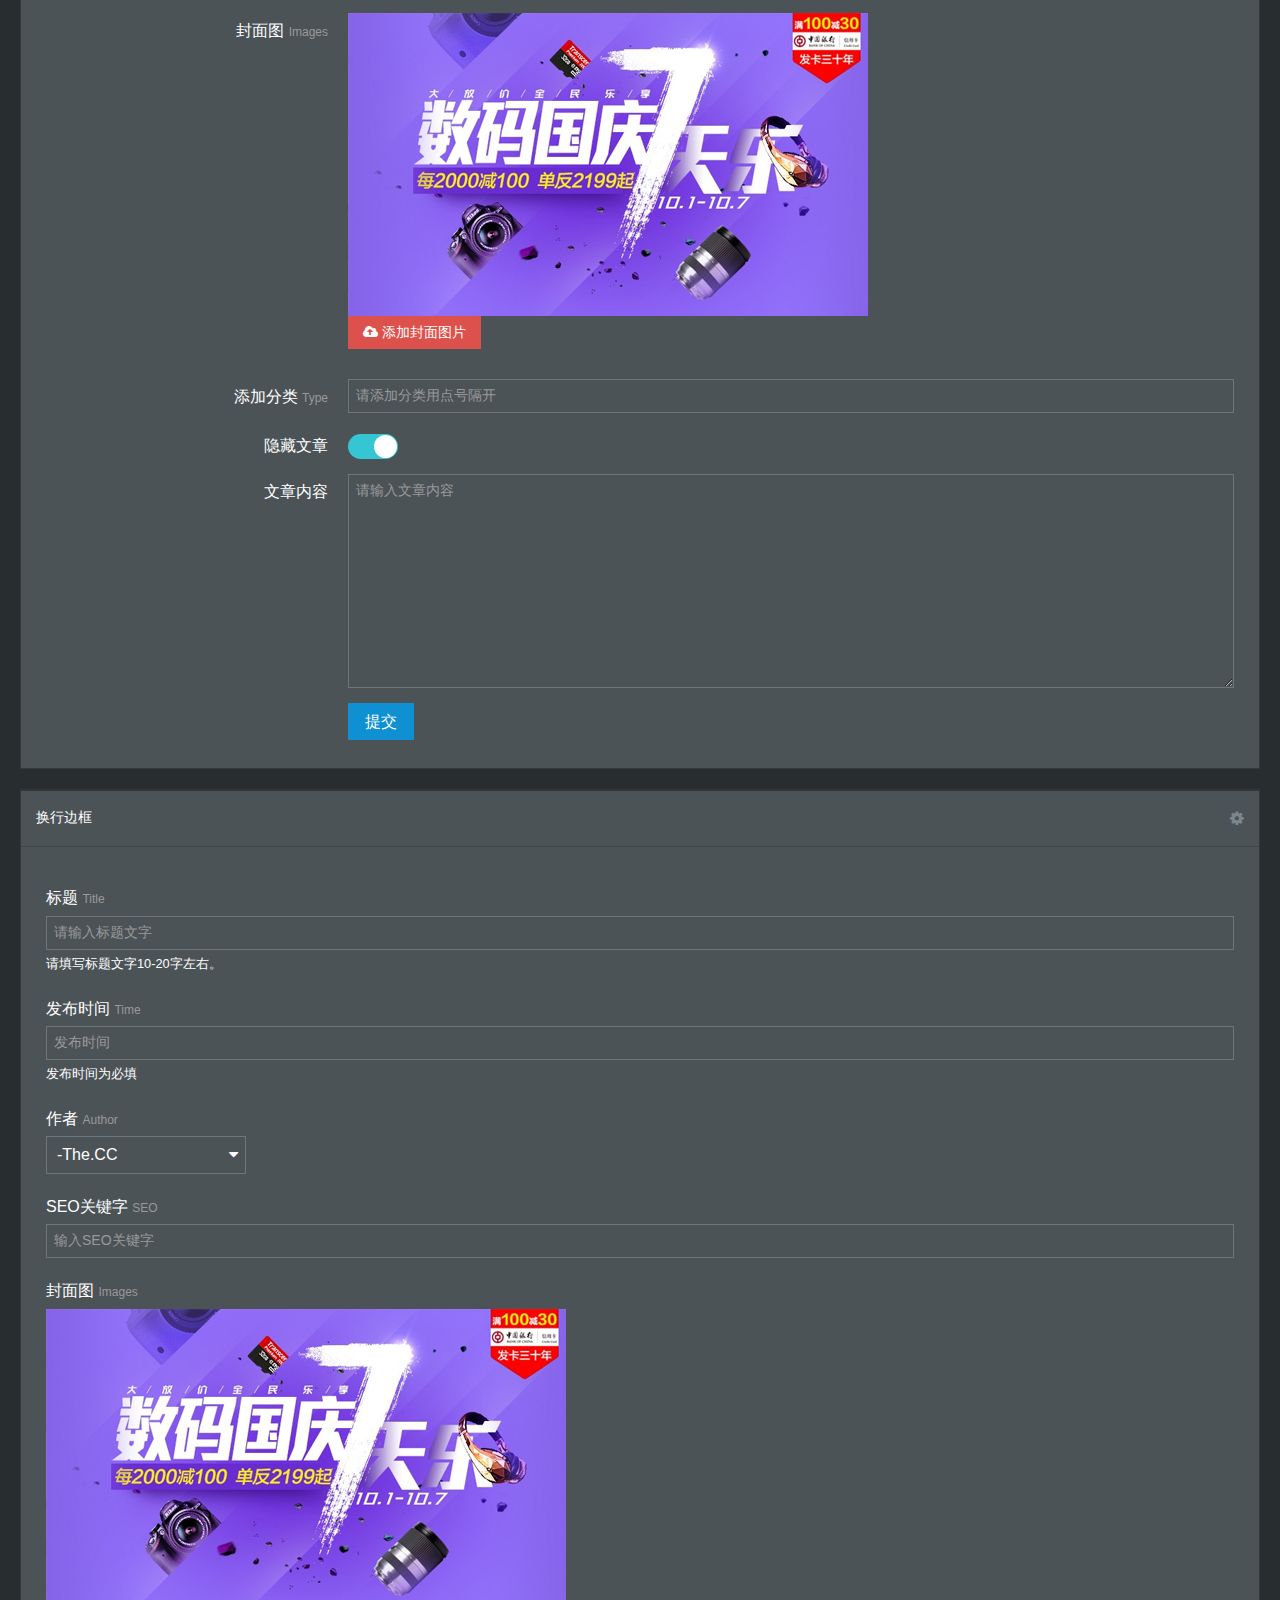
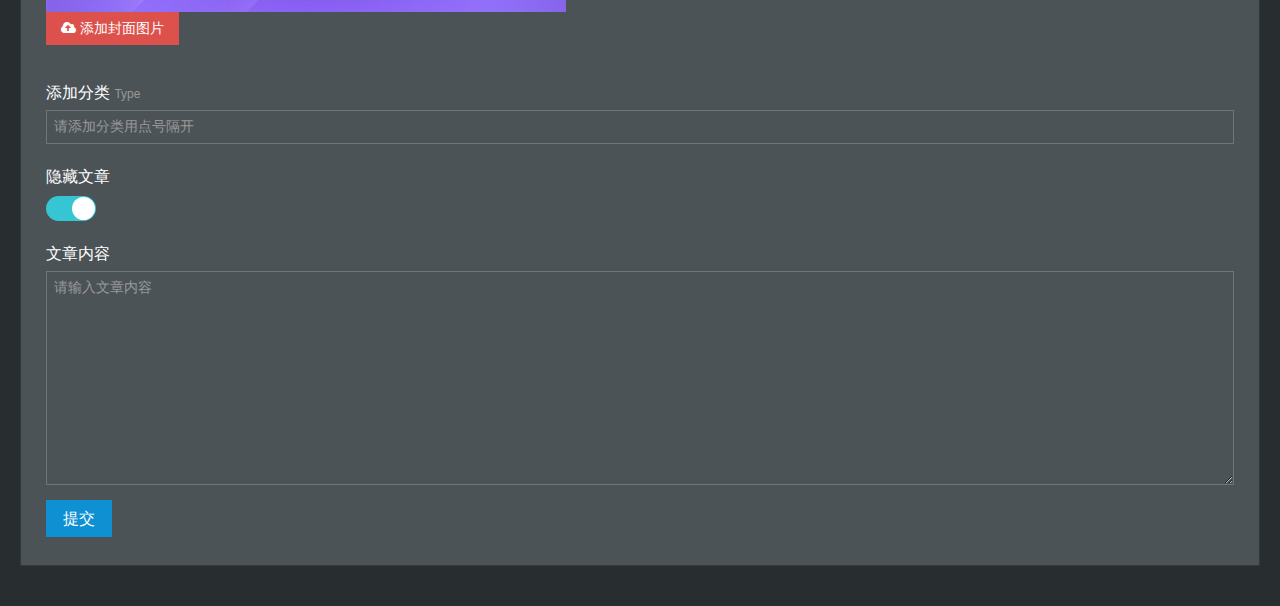
<file: jugg-pm/src/main/resources/static/admin/test.html>
<!DOCTYPE html>
<html lang="en">

<head>
    <meta charset="utf-8">
    <meta http-equiv="X-UA-Compatible" content="IE=edge">
    <title>Amaze UI Admin index Examples</title>
    <meta name="description" content="这是一个 index 页面">
    <meta name="keywords" content="index">
    <meta name="viewport" content="width=device-width, initial-scale=1">
    <meta name="renderer" content="webkit">
    <meta http-equiv="Cache-Control" content="no-siteapp" />
    <link rel="icon" type="image/png" href="assets/i/favicon.png">
    <link rel="apple-touch-icon-precomposed" href="assets/i/app-icon72x72@2x.png">
    <meta name="apple-mobile-web-app-title" content="Amaze UI" />
    <script src="assets/js/echarts.min.js"></script>
    <link rel="stylesheet" href="assets/css/amazeui.min.css" />
    <link rel="stylesheet" href="assets/css/amazeui.datatables.min.css" />
    <link rel="stylesheet" href="assets/css/app.css">
    <script src="assets/js/jquery.min.js"></script>

</head>

<body data-type="widgets">
<script src="assets/js/theme.js"></script>


<!-- 内容区域 -->
<div>

    <div class="container-fluid am-cf">
        <div class="row">
            <div class="am-u-sm-12 am-u-md-12 am-u-lg-9">
                <div class="page-header-heading"><span class="am-icon-home page-header-heading-icon"></span> 表单 <small>Amaze UI</small></div>
                <p class="page-header-description">Amaze UI 有许多不同的表格可用。</p>
            </div>
            <div class="am-u-lg-3 tpl-index-settings-button">
                <button type="button" class="page-header-button"><span class="am-icon-paint-brush"></span> 设置</button>
            </div>
        </div>

    </div>

    <div class="row-content am-cf">


        <div class="row">

            <div class="am-u-sm-12 am-u-md-12 am-u-lg-12">
                <div class="widget am-cf">
                    <div class="widget-head am-cf">
                        <div class="widget-title am-fl">线条表单</div>
                        <div class="widget-function am-fr">
                            <a href="javascript:;" class="am-icon-cog"></a>
                        </div>
                    </div>
                    <div class="widget-body am-fr">

                        <form class="am-form tpl-form-line-form">
                            <div class="am-form-group">
                                <label for="user-name" class="am-u-sm-3 am-form-label">标题 <span class="tpl-form-line-small-title">Title</span></label>
                                <div class="am-u-sm-9">
                                    <input type="text" class="tpl-form-input" id="user-name" placeholder="请输入标题文字">
                                    <small>请填写标题文字10-20字左右。</small>
                                </div>
                            </div>

                            <div class="am-form-group">
                                <label for="user-email" class="am-u-sm-3 am-form-label">发布时间 <span class="tpl-form-line-small-title">Time</span></label>
                                <div class="am-u-sm-9">
                                    <input type="text" class="am-form-field tpl-form-no-bg" placeholder="发布时间" data-am-datepicker="" readonly="">
                                    <small>发布时间为必填</small>
                                </div>
                            </div>

                            <div class="am-form-group">
                                <label for="user-phone" class="am-u-sm-3 am-form-label">作者 <span class="tpl-form-line-small-title">Author</span></label>
                                <div class="am-u-sm-9">
                                    <select data-am-selected="{searchBox: 1}" style="display: none;">
                                        <option value="a">-The.CC</option>
                                        <option value="b">夕风色</option>
                                        <option value="o">Orange</option>
                                    </select>

                                </div>
                            </div>

                            <div class="am-form-group">
                                <label class="am-u-sm-3 am-form-label">SEO关键字 <span class="tpl-form-line-small-title">SEO</span></label>
                                <div class="am-u-sm-9">
                                    <input type="text" placeholder="输入SEO关键字">
                                </div>
                            </div>

                            <div class="am-form-group">
                                <label for="user-weibo" class="am-u-sm-3 am-form-label">封面图 <span class="tpl-form-line-small-title">Images</span></label>
                                <div class="am-u-sm-9">
                                    <div class="am-form-group am-form-file">
                                        <div class="tpl-form-file-img">
                                            <img src="assets/img/a5.png" alt="">
                                        </div>
                                        <button type="button" class="am-btn am-btn-danger am-btn-sm">
                                            <i class="am-icon-cloud-upload"></i> 添加封面图片</button>
                                        <input id="doc-form-file" type="file" multiple="">
                                    </div>

                                </div>
                            </div>

                            <div class="am-form-group">
                                <label for="user-weibo" class="am-u-sm-3 am-form-label">添加分类 <span class="tpl-form-line-small-title">Type</span></label>
                                <div class="am-u-sm-9">
                                    <input type="text" id="user-weibo" placeholder="请添加分类用点号隔开">
                                    <div>

                                    </div>
                                </div>
                            </div>

                            <div class="am-form-group">
                                <label for="user-intro" class="am-u-sm-3 am-form-label">隐藏文章</label>
                                <div class="am-u-sm-9">
                                    <div class="tpl-switch">
                                        <input type="checkbox" class="ios-switch bigswitch tpl-switch-btn" checked="">
                                        <div class="tpl-switch-btn-view">
                                            <div>
                                            </div>
                                        </div>
                                    </div>

                                </div>
                            </div>

                            <div class="am-form-group">
                                <label for="user-intro" class="am-u-sm-3 am-form-label">文章内容</label>
                                <div class="am-u-sm-9">
                                    <textarea class="" rows="10" id="user-intro" placeholder="请输入文章内容"></textarea>
                                </div>
                            </div>

                            <div class="am-form-group">
                                <div class="am-u-sm-9 am-u-sm-push-3">
                                    <button type="button" class="am-btn am-btn-primary tpl-btn-bg-color-success ">提交</button>
                                </div>
                            </div>
                        </form>
                    </div>
                </div>
            </div>
        </div>

        <div class="row">

            <div class="am-u-sm-12 am-u-md-12 am-u-lg-12">
                <div class="widget am-cf">
                    <div class="widget-head am-cf">
                        <div class="widget-title am-fl">边框表单</div>
                        <div class="widget-function am-fr">
                            <a href="javascript:;" class="am-icon-cog"></a>
                        </div>
                    </div>
                    <div class="widget-body am-fr">

                        <form class="am-form tpl-form-border-form tpl-form-border-br">
                            <div class="am-form-group">
                                <label for="user-name" class="am-u-sm-3 am-form-label">标题 <span class="tpl-form-line-small-title">Title</span></label>
                                <div class="am-u-sm-9">
                                    <input type="text" class="tpl-form-input" id="user-name" placeholder="请输入标题文字">
                                    <small>请填写标题文字10-20字左右。</small>
                                </div>
                            </div>

                            <div class="am-form-group">
                                <label for="user-email" class="am-u-sm-3 am-form-label">发布时间 <span class="tpl-form-line-small-title">Time</span></label>
                                <div class="am-u-sm-9">
                                    <input type="text" class="am-form-field tpl-form-no-bg" placeholder="发布时间" data-am-datepicker="" readonly="">
                                    <small>发布时间为必填</small>
                                </div>
                            </div>

                            <div class="am-form-group">
                                <label for="user-phone" class="am-u-sm-3 am-form-label">作者 <span class="tpl-form-line-small-title">Author</span></label>
                                <div class="am-u-sm-9">
                                    <select data-am-selected="{searchBox: 1}" style="display: none;">
                                        <option value="a">-The.CC</option>
                                        <option value="b">夕风色</option>
                                        <option value="o">Orange</option>
                                    </select>

                                </div>
                            </div>

                            <div class="am-form-group">
                                <label class="am-u-sm-3 am-form-label">SEO关键字 <span class="tpl-form-line-small-title">SEO</span></label>
                                <div class="am-u-sm-9">
                                    <input type="text" placeholder="输入SEO关键字">
                                </div>
                            </div>

                            <div class="am-form-group">
                                <label for="user-weibo" class="am-u-sm-3 am-form-label">封面图 <span class="tpl-form-line-small-title">Images</span></label>
                                <div class="am-u-sm-9">
                                    <div class="am-form-group am-form-file">
                                        <div class="tpl-form-file-img">
                                            <img src="assets/img/a5.png" alt="">
                                        </div>
                                        <button type="button" class="am-btn am-btn-danger am-btn-sm">
                                            <i class="am-icon-cloud-upload"></i> 添加封面图片</button>
                                        <input id="doc-form-file" type="file" multiple="">
                                    </div>

                                </div>
                            </div>

                            <div class="am-form-group">
                                <label for="user-weibo" class="am-u-sm-3 am-form-label">添加分类 <span class="tpl-form-line-small-title">Type</span></label>
                                <div class="am-u-sm-9">
                                    <input type="text" id="user-weibo" placeholder="请添加分类用点号隔开">
                                    <div>

                                    </div>
                                </div>
                            </div>

                            <div class="am-form-group">
                                <label for="user-intro" class="am-u-sm-3 am-form-label">隐藏文章</label>
                                <div class="am-u-sm-9">
                                    <div class="tpl-switch">
                                        <input type="checkbox" class="ios-switch bigswitch tpl-switch-btn" checked="">
                                        <div class="tpl-switch-btn-view">
                                            <div>
                                            </div>
                                        </div>
                                    </div>

                                </div>
                            </div>

                            <div class="am-form-group">
                                <label for="user-intro" class="am-u-sm-3 am-form-label">文章内容</label>
                                <div class="am-u-sm-9">
                                    <textarea class="" rows="10" id="user-intro" placeholder="请输入文章内容"></textarea>
                                </div>
                            </div>

                            <div class="am-form-group">
                                <div class="am-u-sm-9 am-u-sm-push-3">
                                    <button type="button" class="am-btn am-btn-primary tpl-btn-bg-color-success ">提交</button>
                                </div>
                            </div>
                        </form>
                    </div>
                </div>
            </div>
        </div>

        <div class="row">

            <div class="am-u-sm-12 am-u-md-12 am-u-lg-12">
                <div class="widget am-cf">
                    <div class="widget-head am-cf">
                        <div class="widget-title am-fl">换行边框</div>
                        <div class="widget-function am-fr">
                            <a href="javascript:;" class="am-icon-cog"></a>
                        </div>
                    </div>
                    <div class="widget-body am-fr">

                        <form class="am-form tpl-form-border-form">
                            <div class="am-form-group">
                                <label for="user-name" class="am-u-sm-12 am-form-label am-text-left">标题 <span class="tpl-form-line-small-title">Title</span></label>
                                <div class="am-u-sm-12">
                                    <input type="text" class="tpl-form-input am-margin-top-xs" id="user-name" placeholder="请输入标题文字">
                                    <small>请填写标题文字10-20字左右。</small>
                                </div>
                            </div>

                            <div class="am-form-group">
                                <label for="user-email" class="am-u-sm-12 am-form-label am-text-left">发布时间 <span class="tpl-form-line-small-title">Time</span></label>
                                <div class="am-u-sm-12">
                                    <input type="text" class="am-form-field tpl-form-no-bg am-margin-top-xs" placeholder="发布时间" data-am-datepicker="" readonly="">
                                    <small>发布时间为必填</small>
                                </div>
                            </div>

                            <div class="am-form-group">
                                <label for="user-phone" class="am-u-sm-12 am-form-label am-text-left">作者 <span class="tpl-form-line-small-title">Author</span></label>
                                <div class="am-u-sm-12  am-margin-top-xs">
                                    <select data-am-selected="{searchBox: 1}" style="display: none;">
                                        <option value="a">-The.CC</option>
                                        <option value="b">夕风色</option>
                                        <option value="o">Orange</option>
                                    </select>

                                </div>
                            </div>

                            <div class="am-form-group">
                                <label class="am-u-sm-12 am-form-label  am-text-left">SEO关键字 <span class="tpl-form-line-small-title">SEO</span></label>
                                <div class="am-u-sm-12">
                                    <input type="text" class="am-margin-top-xs" placeholder="输入SEO关键字">
                                </div>
                            </div>

                            <div class="am-form-group">
                                <label for="user-weibo" class="am-u-sm-12 am-form-label  am-text-left">封面图 <span class="tpl-form-line-small-title">Images</span></label>
                                <div class="am-u-sm-12 am-margin-top-xs">
                                    <div class="am-form-group am-form-file">
                                        <div class="tpl-form-file-img">
                                            <img src="assets/img/a5.png" alt="">
                                        </div>
                                        <button type="button" class="am-btn am-btn-danger am-btn-sm ">
                                            <i class="am-icon-cloud-upload"></i> 添加封面图片</button>
                                        <input id="doc-form-file" type="file" multiple="">
                                    </div>

                                </div>
                            </div>

                            <div class="am-form-group">
                                <label for="user-weibo" class="am-u-sm-12 am-form-label  am-text-left">添加分类 <span class="tpl-form-line-small-title">Type</span></label>
                                <div class="am-u-sm-12">
                                    <input type="text" id="user-weibo" class="am-margin-top-xs" placeholder="请添加分类用点号隔开">
                                    <div>

                                    </div>
                                </div>
                            </div>

                            <div class="am-form-group">
                                <label for="user-intro" class="am-u-sm-12 am-form-label  am-text-left">隐藏文章</label>
                                <div class="am-u-sm-12">
                                    <div class="tpl-switch">
                                        <input type="checkbox" class="ios-switch bigswitch tpl-switch-btn am-margin-top-xs" checked="">
                                        <div class="tpl-switch-btn-view">
                                            <div>
                                            </div>
                                        </div>
                                    </div>

                                </div>
                            </div>

                            <div class="am-form-group">
                                <label for="user-intro" class="am-u-sm-12 am-form-label  am-text-left">文章内容</label>
                                <div class="am-u-sm-12 am-margin-top-xs">
                                    <textarea class="" rows="10" id="user-intro" placeholder="请输入文章内容"></textarea>
                                </div>
                            </div>

                            <div class="am-form-group">
                                <div class="am-u-sm-12 am-u-sm-push-12">
                                    <button type="button" class="am-btn am-btn-primary tpl-btn-bg-color-success ">提交</button>
                                </div>
                            </div>
                        </form>
                    </div>
                </div>
            </div>
        </div>


    </div>
</div>
<script src="assets/js/amazeui.min.js"></script>
<script src="assets/js/amazeui.datatables.min.js"></script>
<script src="assets/js/dataTables.responsive.min.js"></script>
<script src="assets/js/app.js"></script>

</body>

</html>
</file>
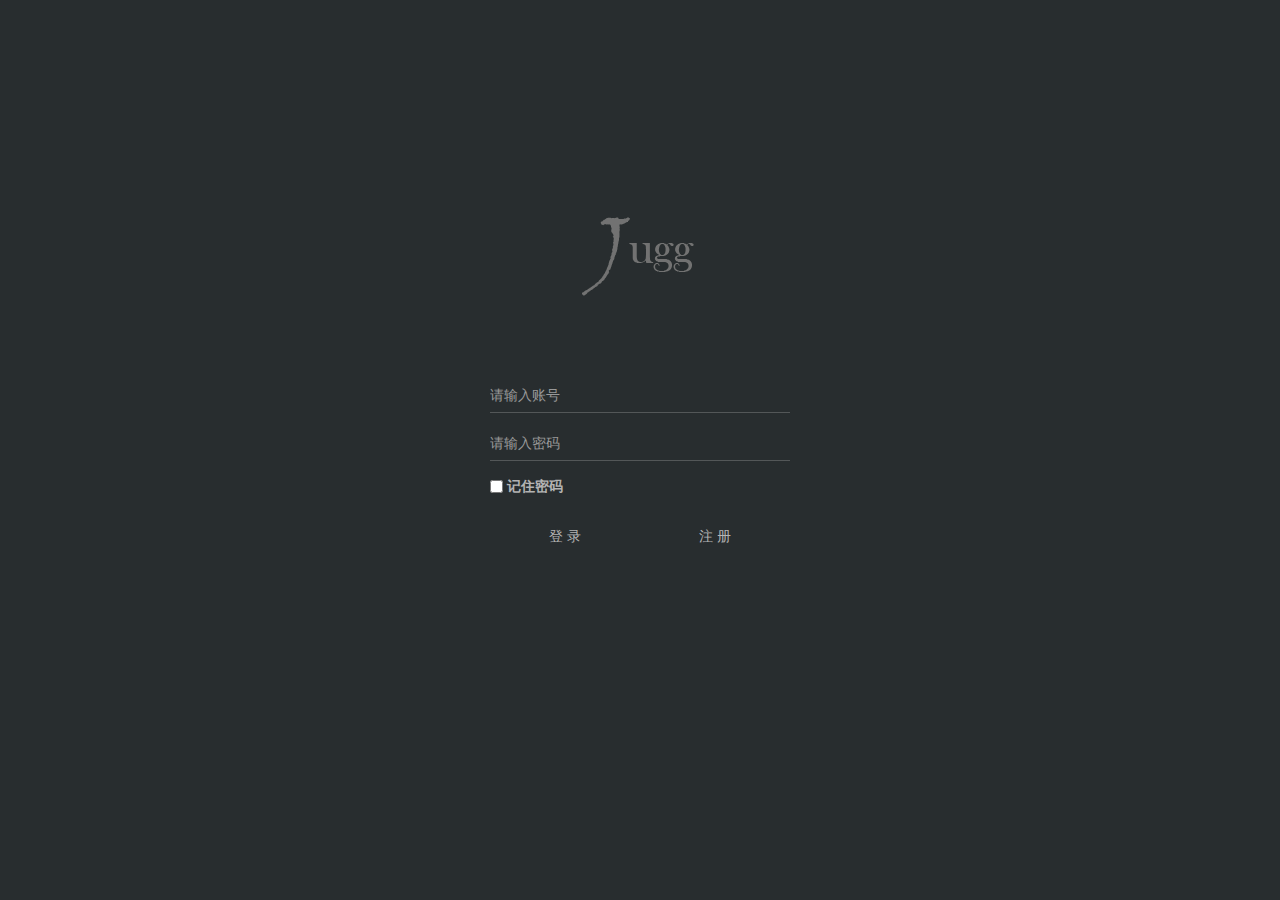
<file: jugg-pm/src/main/resources/static/login/login.html>
<!DOCTYPE html>
<html lang="en">

<head>
    <meta charset="utf-8">
    <meta http-equiv="X-UA-Compatible" content="IE=edge">
    <title>Amaze UI Admin index Examples</title>
    <meta name="description" content="jugg 登录注册">
    <meta name="keywords" content="index">
    <meta name="viewport" content="width=device-width, initial-scale=1">
    <meta name="renderer" content="webkit">
    <meta http-equiv="Cache-Control" content="no-siteapp" />
    <link rel="icon" type="image/png" href="../admin/assets/i/favicon.png">
    <link rel="apple-touch-icon-precomposed" href="../admin/assets/i/app-icon72x72@2x.png">
    <meta name="apple-mobile-web-app-title" content="jugg" />
    <link rel="stylesheet" href="../admin/assets/css/amazeui.min.css" />
    <link rel="stylesheet" href="../admin/assets/css/amazeui.datatables.min.css" />
    <link rel="stylesheet" href="../admin/assets/css/app.css">
    <script src="../admin/assets/js/jquery.min.js"></script>

</head>

<body data-type="login" class="theme-black">

    <div class="am-g tpl-g">
        <div class="tpl-login">
            <div class="tpl-login-content">
                <div class="tpl-login-logo">
                </div>
                <form class="am-form tpl-form-line-form" style="padding-top: 1px">
                    <div class="am-form-group">
                        <input type="text" class="tpl-form-input" name="user.name" placeholder="请输入账号">
                    </div>
                    <div class="am-form-group">
                        <input type="password" class="tpl-form-input" name="user.password" placeholder="请输入密码">

                    </div>
                    <div class="am-form-group tpl-login-remember-me">
                        <input id="remember-me" type="checkbox">
                        <label for="remember-me">
                        记住密码
                         </label>
                    </div>
                    <div class="am-form-group">
                        <div class="am-u-md-6">
                            <button type="button" class="am-btn am-btn-primary  am-btn-block tpl-btn-bg-color-success  tpl-login-btn" style="border: 0px">登 录</button>
                        </div>
                        <div class="am-u-md-6">
                            <button type="button" class="am-btn am-btn-primary  am-btn-block tpl-btn-bg-color-success  tpl-login-btn" style="border: 0px">注 册</button>
                        </div>
                    </div>
                </form>
            </div>
        </div>
    </div>
    <script src="../admin/assets/js/amazeui.min.js"></script>
</body>
</html>
</file>
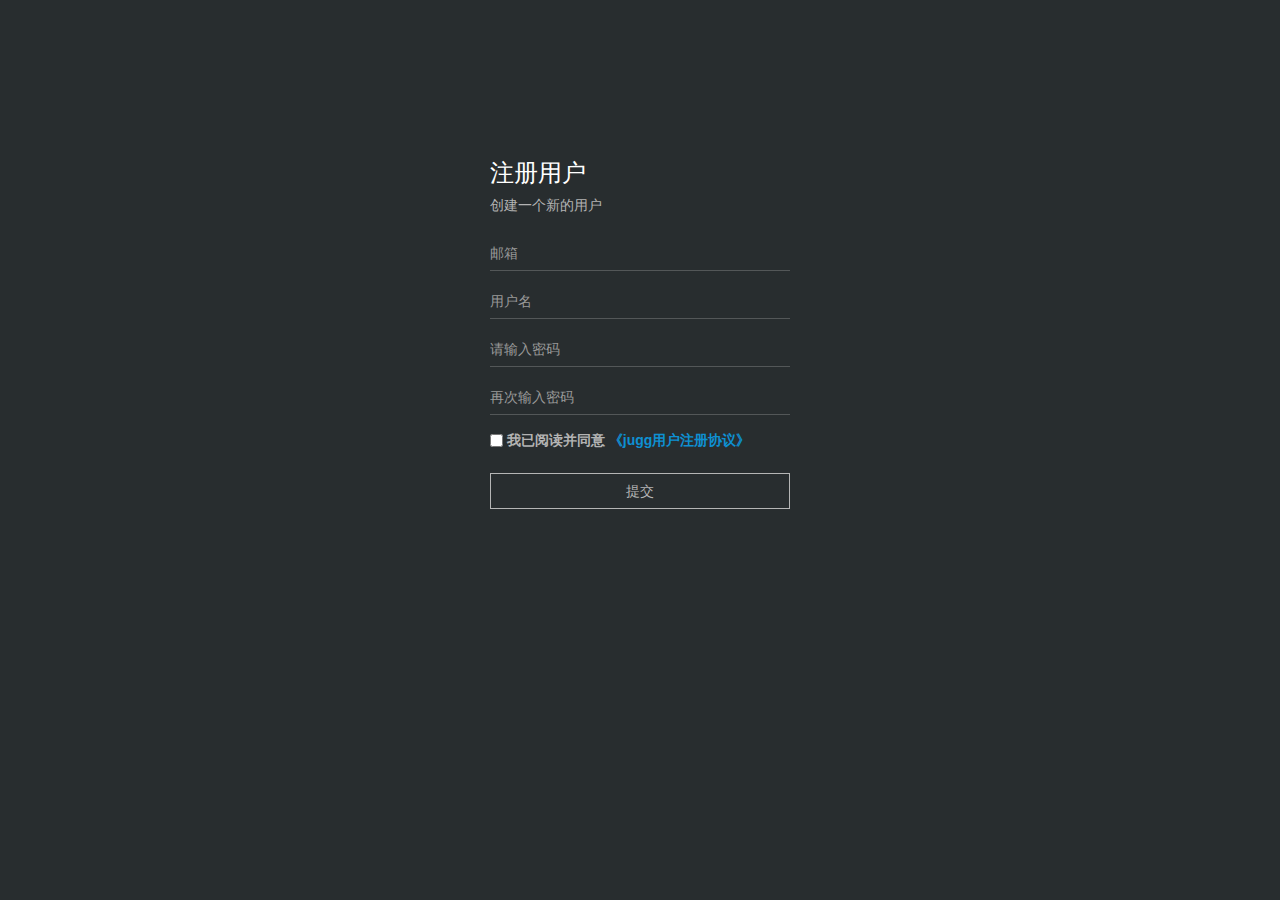
<file: jugg-pm/src/main/resources/static/login/sign-up.html>
<!DOCTYPE html>
<html lang="en">

<head>
    <meta charset="utf-8">
    <meta http-equiv="X-UA-Compatible" content="IE=edge">
    <title>JUGG</title>
    <meta name="description" content="这是一个 index 页面">
    <meta name="keywords" content="index">
    <meta name="viewport" content="width=device-width, initial-scale=1">
    <meta name="renderer" content="webkit">
    <meta http-equiv="Cache-Control" content="no-siteapp" />
    <link rel="icon" type="image/png" href="../admin/assets/i/favicon_i.png">
    <link rel="apple-touch-icon-precomposed" href="../admin/assets/i/app-icon72x72@2x.png">
    <meta name="apple-mobile-web-app-title" content="Amaze UI" />
    <link rel="stylesheet" href="../admin/assets/css/amazeui.min.css" />
    <link rel="stylesheet" href="../admin/assets/css/amazeui.datatables.min.css" />
    <link rel="stylesheet" href="../admin/assets/css/app.css">
    <script src="../admin/assets/js/jquery.min.js"></script>

</head>

<body data-type="login">
    <script src="../admin/assets/js/theme.js"></script>
    <div class="am-g tpl-g">

        <div class="tpl-login">
            <div class="tpl-login-content">
                <div class="tpl-login-title">注册用户</div>
                <span class="tpl-login-content-info">
                  创建一个新的用户
              </span>


                <form class="am-form tpl-form-line-form">
                    <div class="am-form-group">
                        <input type="text" class="tpl-form-input" id="user-name" placeholder="邮箱">

                    </div>

                    <div class="am-form-group">
                        <input type="text" class="tpl-form-input" id="user-name" placeholder="用户名">
                    </div>

                    <div class="am-form-group">
                        <input type="password" class="tpl-form-input" id="user-name" placeholder="请输入密码">
                    </div>

                    <div class="am-form-group">
                        <input type="password" class="tpl-form-input" id="user-name" placeholder="再次输入密码">
                    </div>

                    <div class="am-form-group tpl-login-remember-me">
                        <input id="remember-me" type="checkbox">
                        <label for="remember-me">
       
                        我已阅读并同意 <a href="javascript:;">《jugg用户注册协议》</a>
                         </label>

                    </div>






                    <div class="am-form-group">

                        <button type="button" class="am-btn am-btn-primary  am-btn-block tpl-btn-bg-color-success  tpl-login-btn">提交</button>

                    </div>
                </form>
            </div>
        </div>
    </div>
    <script src="../admin/assets/js/amazeui.min.js"></script>
    <script src="../admin/assets/js/app.js"></script>

</body>

</html>
</file>
<file: jugg-pm/src/main/resources/static/admin/assets/css/app.css>
ul,
li {
  list-style: none;
  padding: 0;
  margin: 0;
}
header {
  z-index: 1200;
  position: relative;
}
.tpl-header-logo {
  width: 240px;
  height: 57px;
  display: table;
  text-align: center;
  position: relative;
  z-index: 1300;
}
.tpl-header-logo a {
  display: table-cell;
  vertical-align: middle;
}
.tpl-header-logo img {
  width: 170px;
}
.tpl-header-fluid {
  margin-left: 240px;
  height: 56px;
  padding-left: 20px;
  padding-right: 20px;
}
.tpl-header-switch-button {
  margin-top: 0px;
  margin-bottom: 0px;
  float: left;
  color: #cfcfcf;
  margin-left: -20px;
  margin-right: 0;
  border: 0;
  border-radius: 0;
  padding: 0px 22px;
  font-size: 22px;
  line-height: 55px;
}
.tpl-header-switch-button:hover {
  outline: none;
}
.tpl-header-search-form {
  height: 54px;
  line-height: 52px;
  margin-left: 10px;
}
.tpl-header-search-box,
.tpl-header-search-btn {
  transition: all 0.4s ease-in-out;
  color: #848c90;
  background: none;
  border: none;
  outline: none;
}
.tpl-header-search-box {
  font-size: 14px;
}
.tpl-header-search-box:hover,
.tpl-header-search-box:active {
  color: #fff;
}
.tpl-header-search-btn {
  font-size: 15px;
}
.tpl-header-search-btn:hover,
.tpl-header-search-btn:active {
  color: #fff;
}
.tpl-header-navbar {
  color: #fff;
}
.tpl-header-navbar li {
  float: left;
}
.tpl-header-navbar a {
  line-height: 56px;
  display: block;
  padding: 0 16px;
  position: relative;
}
.tpl-header-navbar a .item-feed-badge {
  position: absolute;
  top: 9px;
  left: 25px;
}
ul.tpl-dropdown-content {
  padding: 10px;
  margin-top: 0;
  width: 300px;
  background-color: #2f3638;
  border: 1px solid #525e62;
  border-radius: 0;
}
ul.tpl-dropdown-content li {
  float: none;
}
ul.tpl-dropdown-content:before,
ul.tpl-dropdown-content:after {
  display: none;
}
ul.tpl-dropdown-content .tpl-dropdown-menu-notifications-title {
  font-size: 12px;
  float: left;
  color: rgba(255, 255, 255, 0.7);
}
ul.tpl-dropdown-content .tpl-dropdown-menu-notifications-time {
  float: right;
  text-align: right;
  color: rgba(255, 255, 255, 0.7);
  font-size: 11px;
  width: 50px;
  margin-left: 10px;
}
ul.tpl-dropdown-content .tpl-dropdown-menu-notifications:last-child .tpl-dropdown-menu-notifications-item {
  text-align: center;
  border: none;
  font-size: 12px;
}
ul.tpl-dropdown-content .tpl-dropdown-menu-notifications:last-child .tpl-dropdown-menu-notifications-item i {
  margin-left: -6px;
}
ul.tpl-dropdown-content .tpl-dropdown-menu-messages:last-child .tpl-dropdown-menu-messages-item {
  text-align: center;
  border: none;
  font-size: 12px;
}
ul.tpl-dropdown-content .tpl-dropdown-menu-messages:last-child .tpl-dropdown-menu-messages-item i {
  margin-left: -6px;
}
ul.tpl-dropdown-content .tpl-dropdown-menu-notifications-item,
ul.tpl-dropdown-content .tpl-dropdown-menu-messages-item {
  padding: 12px;
  color: #fff;
  line-height: 20px;
  border-bottom: 1px solid rgba(255, 255, 255, 0.15);
}
ul.tpl-dropdown-content .tpl-dropdown-menu-notifications-item:hover,
ul.tpl-dropdown-content .tpl-dropdown-menu-messages-item:hover,
ul.tpl-dropdown-content .tpl-dropdown-menu-notifications-item:focus,
ul.tpl-dropdown-content .tpl-dropdown-menu-messages-item:focus {
  background-color: #465154;
  color: #fff;
}
ul.tpl-dropdown-content .tpl-dropdown-menu-notifications-item .menu-messages-ico,
ul.tpl-dropdown-content .tpl-dropdown-menu-messages-item .menu-messages-ico {
  line-height: initial;
  float: left;
  width: 35px;
  height: 35px;
  border-radius: 50%;
  margin-right: 10px;
  margin-top: 6px;
  overflow: hidden;
}
ul.tpl-dropdown-content .tpl-dropdown-menu-notifications-item .menu-messages-ico img,
ul.tpl-dropdown-content .tpl-dropdown-menu-messages-item .menu-messages-ico img {
  width: 100%;
  height: auto;
  vertical-align: middle;
}
ul.tpl-dropdown-content .tpl-dropdown-menu-notifications-item .menu-messages-time,
ul.tpl-dropdown-content .tpl-dropdown-menu-messages-item .menu-messages-time {
  float: right;
  text-align: right;
  color: rgba(255, 255, 255, 0.7);
  font-size: 11px;
  width: 40px;
  margin-left: 10px;
}
ul.tpl-dropdown-content .tpl-dropdown-menu-notifications-item .menu-messages-content,
ul.tpl-dropdown-content .tpl-dropdown-menu-messages-item .menu-messages-content {
  display: block;
  font-size: 13px;
  margin-left: 45px;
  margin-right: 50px;
}
ul.tpl-dropdown-content .tpl-dropdown-menu-notifications-item .menu-messages-content .menu-messages-content-time,
ul.tpl-dropdown-content .tpl-dropdown-menu-messages-item .menu-messages-content .menu-messages-content-time {
  margin-top: 3px;
  color: rgba(255, 255, 255, 0.7);
  font-size: 11px;
}
.am-dimmer {
  z-index: 1200;
}
.am-modal {
  z-index: 1300;
}
.am-datepicker-dropdown {
  z-index: 1400;
}
.tpl-skiner {
  transition: all 0.4s ease-in-out;
  position: fixed;
  z-index: 10000;
  right: -130px;
  top: 65px;
}
.tpl-skiner.active {
  right: 0px;
}
.tpl-skiner-content {
  background: rgba(0, 0, 0, 0.7);
  width: 130px;
  padding: 15px;
  border-radius: 4px 0 0 4px;
  overflow: hidden;
}
.fc-content .am-icon-close {
  position: absolute;
  right: 0;
  top: 0px;
}
.tpl-skiner-toggle {
  position: absolute;
  top: 5px;
  left: -40px;
  width: 40px;
  color: #969a9b;
  font-size: 20px;
  height: 40px;
  line-height: 40px;
  text-align: center;
  background: rgba(0, 0, 0, 0.7);
  cursor: pointer;
  border-top-left-radius: 4px;
  border-bottom-left-radius: 4px;
}
.tpl-skiner-content-title {
  margin: 0;
  margin-bottom: 4px;
  padding-bottom: 4px;
  font-size: 16px;
  text-transform: uppercase;
  color: #fff;
  border-bottom: 1px solid rgba(255, 255, 255, 0.3);
}
.tpl-skiner-content-bar {
  padding-top: 10px;
}
.tpl-skiner-content-bar .skiner-color {
  transition: all 0.4s ease-in-out;
  float: left;
  width: 25px;
  height: 25px;
  margin-right: 10px;
  cursor: pointer;
}
.tpl-skiner-content-bar .skiner-white {
  background: #fff;
  border: 2px solid #eee;
}
.tpl-skiner-content-bar .skiner-black {
  background: #000;
  border: 2px solid #222;
}
.sub-active {
  color: #fff!important;
}
.left-sidebar {
  transition: all 0.4s ease-in-out;
  width: 240px;
  min-height: 100%;
  padding-top: 57px;
  position: absolute;
  z-index: 1104;
  top: 0;
  left: 0px;
}
.left-sidebar.xs-active {
  left: 0px;
}
.left-sidebar.active {
  left: -240px;
}
.tpl-sidebar-user-panel {
  padding: 22px;
  padding-top: 28px;
}
.tpl-user-panel-profile-picture {
  border-radius: 50%;
  width: 82px;
  height: 82px;
  margin-bottom: 10px;
  overflow: hidden;
}
.tpl-user-panel-profile-picture img {
  width: auto;
  height: 82px;
  vertical-align: middle;
}
.tpl-user-panel-status-icon {
  margin-right: 2px;
}
.user-panel-logged-in-text {
  display: block;
  color: #cfcfcf;
  font-size: 14px;
}
.tpl-user-panel-action-link {
  color: #6d787c;
  font-size: 12px;
}
.tpl-user-panel-action-link:hover {
  color: #a2aaad;
}
.sidebar-nav {
  list-style-type: none;
  padding: 0;
  margin: 0;
}
.sidebar-nav-sub {
  display: none;
}
.sidebar-nav-sub .sidebar-nav-link {
  font-size: 12px;
  padding-left: 30px;
}
.sidebar-nav-sub .sidebar-nav-link a {
  font-size: 12px;
  padding-left: 0;
}
.sidebar-nav-sub .sidebar-nav-link-logo {
  margin-right: 8px;
  width: 20px;
  font-size: 16px;
}
.sidebar-nav-sub-ico-rotate {
  -webkit-transform: rotate(180deg);
  transform: rotate(180deg);
  -webkit-transition: all 300ms;
  transition: all 300ms;
}
.sidebar-nav-link-logo-ico {
  margin-top: 5px;
}
.sidebar-nav-heading {
  padding: 24px 17px;
  font-size: 15px;
  font-weight: 500;
}
.sidebar-nav-heading-info {
  font-size: 12px;
  color: #868E8E;
  padding-left: 10px;
}
.sidebar-nav-link-logo {
  margin-right: 8px;
  width: 20px;
  font-size: 16px;
}
.sidebar-nav-link {
  color: #fff;
}
.sidebar-nav-link a {
  display: block;
  color: #868E8E;
  padding: 10px 17px;
  border-left: #282d2f 3px solid;
  font-size: 14px;
  cursor: pointer;
}
.sidebar-nav-link a.active {
  cursor: pointer;
  border-left: #1CA2CE 3px solid;
  color: #fff;
}
.sidebar-nav-link a:hover {
  color: #fff;
}
.tpl-content-wrapper {
  transition: all 0.4s ease-in-out;
  position: relative;
  margin-left: 240px;
  z-index: 1101;
  min-height: 922px;
  border-bottom-left-radius: 3px;
}
.tpl-content-wrapper.xs-active {
  margin-left: 240px;
}
.tpl-content-wrapper.active {
  margin-left: 0;
}
.page-header {
  background: #424b4f;
  margin-top: 0;
  margin-bottom: 0;
  padding: 40px 0;
  border-bottom: 0;
}
.container-fluid {
  margin-top: 0;
  margin-bottom: 0;
  padding: 40px 0;
  border-bottom: 0;
  padding-left: 20px;
  padding-right: 20px;
}
.row {
  margin-right: -10px;
  margin-left: -10px;
}
.page-header-description {
  margin-top: 4px;
  margin-bottom: 0;
  font-size: 14px;
  color: #e6e6e6;
}
.page-header-heading {
  font-size: 20px;
  font-weight: 400;
}
.page-header-heading .page-header-heading-ico {
  font-size: 28px;
  position: relative;
  top: 3px;
}
.page-header-heading small {
  font-weight: normal;
  line-height: 1;
  color: #B3B3B3;
}
.page-header-button {
  transition: all 0.4s ease-in-out;
  opacity: 0.3;
  float: right;
  outline: none;
  border: 1px solid #fff;
  padding: 16px 36px;
  font-size: 23px;
  line-height: 23px;
  border-radius: 0;
  padding-top: 14px;
  color: #fff;
  background-color: rgba(0, 0, 0, 0);
  font-weight: 500;
}
.page-header-button:hover {
  background-color: #ffffff;
  color: #333;
  opacity: 1;
}
.widget {
  width: 100%;
  min-height: 148px;
  margin-bottom: 20px;
  border-radius: 0;
  position: relative;
}
.widget-head {
  width: 100%;
  padding: 15px;
}
.widget-title {
  font-size: 14px;
}
.widget-fluctuation-period-text {
  display: inline-block;
  font-size: 16px;
  line-height: 20px;
  margin-bottom: 9px;
}
.widget-body {
  padding: 13px 15px;
  width: 100%;
}
.row-content {
  padding: 20px;
}
.widget-fluctuation-description-text {
  margin-top: 4px;
  display: block;
  font-size: 12px;
  line-height: 13px;
}
.widget-fluctuation-description-amount {
  display: block;
  font-size: 20px;
  line-height: 22px;
}
.widget-statistic-header {
  position: relative;
  z-index: 35;
  display: block;
  font-size: 14px;
  text-transform: uppercase;
  margin-bottom: 8px;
}
.widget-body-md {
  height: 200px;
}
.widget-body-lg {
  min-height: 330px;
}
.widget-margin-bottom-lg {
  margin-bottom: 20px;
}
.tpl-table-black-operation a {
  display: inline-block;
  padding: 5px 6px;
  font-size: 12px;
  line-height: 12px;
}
.tpl-switch input[type="checkbox"] {
  position: absolute;
  opacity: 0;
  width: 50px;
  height: 20px;
}
.tpl-switch input[type="checkbox"].ios-switch + div {
  vertical-align: middle;
  width: 40px;
  height: 20px;
  border-radius: 999px;
  background-color: rgba(0, 0, 0, 0.1);
  -webkit-transition-duration: .4s;
  -webkit-transition-property: background-color, box-shadow;
  margin-top: 6px;
}
.tpl-switch input[type="checkbox"].ios-switch:checked + div {
  width: 40px;
  background-position: 0 0;
  background-color: #36c6d3;
}
.tpl-switch input[type="checkbox"].tinyswitch.ios-switch + div {
  width: 34px;
  height: 18px;
}
.tpl-switch input[type="checkbox"].bigswitch.ios-switch + div {
  width: 50px;
  height: 25px;
}
.tpl-switch input[type="checkbox"].green.ios-switch:checked + div {
  background-color: #00e359;
  border: 1px solid #00a23f;
  box-shadow: inset 0 0 0 10px #00e359;
}
.tpl-switch input[type="checkbox"].ios-switch + div > div {
  float: left;
  width: 18px;
  height: 18px;
  border-radius: inherit;
  background: #ffffff;
  -webkit-transition-timing-function: cubic-bezier(0.54, 1.85, 0.5, 1);
  -webkit-transition-duration: 0.4s;
  -webkit-transition-property: transform, background-color, box-shadow;
  -moz-transition-timing-function: cubic-bezier(0.54, 1.85, 0.5, 1);
  -moz-transition-duration: 0.4s;
  -moz-transition-property: transform, background-color;
  pointer-events: none;
  margin-top: 1px;
  margin-left: 1px;
}
.tpl-switch input[type="checkbox"].ios-switch:checked + div > div {
  -webkit-transform: translate3d(20px, 0, 0);
  -moz-transform: translate3d(20px, 0, 0);
  background-color: #ffffff;
}
.tpl-switch input[type="checkbox"].tinyswitch.ios-switch + div > div {
  width: 16px;
  height: 16px;
  margin-top: 1px;
}
.tpl-switch input[type="checkbox"].tinyswitch.ios-switch:checked + div > div {
  -webkit-transform: translate3d(16px, 0, 0);
  -moz-transform: translate3d(16px, 0, 0);
  box-shadow: 0px 2px 5px rgba(0, 0, 0, 0.3), 0px 0px 0 1px #0850ac;
}
.tpl-switch input[type="checkbox"].bigswitch.ios-switch + div > div {
  width: 23px;
  height: 23px;
  margin-top: 1px;
}
.tpl-switch input[type="checkbox"].bigswitch.ios-switch:checked + div > div {
  -webkit-transform: translate3d(25px, 0, 0);
  -moz-transform: translate3d(16px, 0, 0);
}
.tpl-switch input[type="checkbox"].green.ios-switch:checked + div > div {
  box-shadow: 0px 2px 5px rgba(0, 0, 0, 0.3), 0 0 0 1px #00a23f;
}
.tpl-page-state {
  width: 100%;
}
.tpl-page-state-title {
  font-size: 40px;
  font-weight: bold;
}
.tpl-page-state-content {
  padding: 10px 0;
}
.tpl-login {
  width: 100%;
}
.tpl-login-logo {
  max-width: 159px;
  height: 205px;
  margin: 0 auto;
  margin-bottom: 20px;
}
.tpl-login-title {
  width: 100%;
  font-size: 24px;
}
.tpl-login-content {
  width: 300px;
  margin: 12% auto 0;
}
.tpl-login-remember-me {
  color: #B3B3B3;
  font-size: 14px;
}
.tpl-login-remember-me label {
  position: relative;
  top: -2px;
}
.tpl-login-content-info {
  color: #B3B3B3;
  font-size: 14px;
}
.cl-p {
  padding: 0!important;
}
.tpl-table-line-img {
  max-width: 100px;
  padding: 2px;
}
.tpl-table-list-select {
  text-align: right;
}
.fc-button-group,
.fc button {
  display: block;
}
.theme-white {
  background: #e9ecf3;
}
.theme-white .sidebar-nav-sub .sidebar-nav-link-logo {
  margin-left: 10px;
}
.theme-white .tpl-header-search-box:hover,
.theme-white .tpl-header-search-box:active .tpl-error-title {
  color: #848c90;
}
.theme-white .tpl-error-title-info {
  line-height: 30px;
  font-size: 21px;
  margin-top: 20px;
  text-align: center;
  color: #dce2ec;
}
.theme-white .tpl-error-btn {
  background: #03a9f3;
  border: 1px solid #03a9f3;
  border-radius: 30px;
  padding: 6px 20px 8px;
}
.theme-white .tpl-error-content {
  margin-top: 20px;
  margin-bottom: 20px;
  font-size: 16px;
  text-align: center;
  color: #96a2b4;
}
.theme-white .tpl-calendar-box {
  background: #fff;
  border-radius: 4px;
  padding: 20px;
}
.theme-white .tpl-calendar-box .fc-event {
  border-radius: 0;
  background: #03a9f3;
  border: 1px solid #14b0f6;
}
.theme-white .tpl-calendar-box .fc-axis {
  color: #868E8E;
}
.theme-white .tpl-calendar-box .fc-unthemed .fc-today {
  background: #eee;
}
.theme-white .tpl-calendar-box .fc-more {
  color: #868E8E;
}
.theme-white .tpl-calendar-box .fc th.fc-widget-header {
  background: #32c5d2!important;
  color: #ffffff;
  font-size: 14px;
  line-height: 20px;
  padding: 7px 0px;
  text-transform: uppercase;
  border: none!important;
}
.theme-white .tpl-calendar-box .fc th.fc-widget-header a {
  color: #fff;
}
.theme-white .tpl-calendar-box .fc-center h2 {
  color: #868E8E;
}
.theme-white .tpl-calendar-box .fc-state-default {
  background-image: none;
  background: #fff;
  font-size: 14px;
  color: #868E8E;
}
.theme-white .tpl-calendar-box .fc th,
.theme-white .tpl-calendar-box .fc td,
.theme-white .tpl-calendar-box .fc hr,
.theme-white .tpl-calendar-box .fc thead,
.theme-white .tpl-calendar-box .fc tbody,
.theme-white .tpl-calendar-box .fc-row {
  border-color: #eee!important;
}
.theme-white .tpl-calendar-box .fc-day-number {
  color: #868E8E;
  padding-right: 6px;
}
.theme-white .tpl-calendar-box .fc th {
  color: #868E8E;
  font-weight: normal;
  font-size: 14px;
  padding: 6px 0;
}
.theme-white .tpl-login-logo {
  background: url(../img/logoa.png) center no-repeat;
}
.theme-white .sub-active {
  color: #23abf0!important;
}
.theme-white .tpl-table-line-img {
  border: 1px solid #ddd;
}
.theme-white .tpl-pagination .am-disabled a,
.theme-white .tpl-pagination li a {
  color: #23abf0;
  border-radius: 3px;
  padding: 6px 12px;
}
.theme-white .tpl-pagination .am-active a {
  background: #23abf0;
  color: #fff;
  border: 1px solid #23abf0;
  padding: 6px 12px;
}
.theme-white .tpl-login-btn {
  background-color: #32c5d2;
  border: none;
  padding: 10px 16px;
  font-size: 14px;
  line-height: 14px;
  outline: none;
}
.theme-white .tpl-login-btn:hover,
.theme-white .tpl-login-btn:active {
  background: #22b2e1;
  color: #fff;
}
.theme-white .tpl-login-title {
  color: #697882;
}
.theme-white .tpl-login-title strong {
  color: #39bae4;
}
.theme-white .tpl-login-content {
  width: 500px;
  padding: 40px 40px 25px;
  background-color: #fff;
  border-radius: 4px;
}
.theme-white .tpl-form-line-form,
.theme-white .tpl-form-border-form {
  padding-top: 20px;
}
.theme-white .tpl-form-border-form input[type=number]:focus,
.theme-white .tpl-form-border-form input[type=search]:focus,
.theme-white .tpl-form-border-form input[type=text]:focus,
.theme-white .tpl-form-border-form input[type=password]:focus,
.theme-white .tpl-form-border-form input[type=datetime]:focus,
.theme-white .tpl-form-border-form input[type=datetime-local]:focus,
.theme-white .tpl-form-border-form input[type=date]:focus,
.theme-white .tpl-form-border-form input[type=month]:focus,
.theme-white .tpl-form-border-form input[type=time]:focus,
.theme-white .tpl-form-border-form input[type=week]:focus,
.theme-white .tpl-form-border-form input[type=email]:focus,
.theme-white .tpl-form-border-form input[type=url]:focus,
.theme-white .tpl-form-border-form input[type=tel]:focus,
.theme-white .tpl-form-border-form input[type=color]:focus,
.theme-white .tpl-form-border-form select:focus,
.theme-white .tpl-form-border-form textarea:focus,
.theme-white .am-form-field:focus {
  -webkit-box-shadow: none;
  box-shadow: none;
}
.theme-white .tpl-form-border-form input[type=number],
.theme-white .tpl-form-border-form input[type=search],
.theme-white .tpl-form-border-form input[type=text],
.theme-white .tpl-form-border-form input[type=password],
.theme-white .tpl-form-border-form input[type=datetime],
.theme-white .tpl-form-border-form input[type=datetime-local],
.theme-white .tpl-form-border-form input[type=date],
.theme-white .tpl-form-border-form input[type=month],
.theme-white .tpl-form-border-form input[type=time],
.theme-white .tpl-form-border-form input[type=week],
.theme-white .tpl-form-border-form input[type=email],
.theme-white .tpl-form-border-form input[type=url],
.theme-white .tpl-form-border-form input[type=tel],
.theme-white .tpl-form-border-form input[type=color],
.theme-white .tpl-form-border-form select,
.theme-white .tpl-form-border-form textarea,
.theme-white .am-form-field {
  display: block;
  width: 100%;
  padding: 6px 12px;
  line-height: 1.42857;
  color: #4d6b8a;
  background-color: #fff;
  background-image: none;
  border-radius: 4px;
  -webkit-box-shadow: inset 0 1px 1px rgba(0, 0, 0, 0.075);
  box-shadow: inset 0 1px 1px rgba(0, 0, 0, 0.075);
  -webkit-transition: border-color ease-in-out 0.15s, box-shadow ease-in-out 0.15s;
  -o-transition: border-color ease-in-out 0.15s, box-shadow ease-in-out 0.15s;
  transition: border-color ease-in-out 0.15s, box-shadow ease-in-out 0.15s;
  background: 0 0;
  border: 0;
  border: 1px solid #c2cad8;
  -webkit-border-radius: 0;
  -moz-border-radius: 0;
  -ms-border-radius: 0;
  text-indent: .5em;
  -o-border-radius: 0;
  border-radius: 0;
  color: #555;
  box-shadow: none;
  padding-left: 0;
  padding-right: 0;
  font-size: 14px;
}
.theme-white .tpl-form-border-form .am-checkbox,
.theme-white .tpl-form-border-form .am-checkbox-inline,
.theme-white .tpl-form-border-form .am-form-label,
.theme-white .tpl-form-border-form .am-radio,
.theme-white .tpl-form-border-form .am-radio-inline {
  margin-top: 0;
  margin-bottom: 0;
}
.theme-white .tpl-form-border-form .am-form-group:after {
  clear: both;
}
.theme-white .tpl-form-border-form .am-form-group:after,
.theme-white .tpl-form-border-form .am-form-group:before {
  content: " ";
  display: table;
}
.theme-white .tpl-form-border-form .am-form-label {
  padding-top: 5px;
  font-size: 16px;
  color: #888;
  font-weight: inherit;
  text-align: right;
}
.theme-white .tpl-form-border-form .am-form-group {
  /*padding: 20px 0;*/
}
.theme-white .tpl-form-border-form .am-form-label .tpl-form-line-small-title {
  color: #999;
  font-size: 12px;
}
.theme-white .tpl-form-line-form input[type=number]:focus,
.theme-white .tpl-form-line-form input[type=search]:focus,
.theme-white .tpl-form-line-form input[type=text]:focus,
.theme-white .tpl-form-line-form input[type=password]:focus,
.theme-white .tpl-form-line-form input[type=datetime]:focus,
.theme-white .tpl-form-line-form input[type=datetime-local]:focus,
.theme-white .tpl-form-line-form input[type=date]:focus,
.theme-white .tpl-form-line-form input[type=month]:focus,
.theme-white .tpl-form-line-form input[type=time]:focus,
.theme-white .tpl-form-line-form input[type=week]:focus,
.theme-white .tpl-form-line-form input[type=email]:focus,
.theme-white .tpl-form-line-form input[type=url]:focus,
.theme-white .tpl-form-line-form input[type=tel]:focus,
.theme-white .tpl-form-line-form input[type=color]:focus,
.theme-white .tpl-form-line-form select:focus,
.theme-white .tpl-form-line-form textarea:focus,
.theme-white .am-form-field:focus {
  -webkit-box-shadow: none;
  box-shadow: none;
}
.theme-white .tpl-form-line-form input[type=number],
.theme-white .tpl-form-line-form input[type=search],
.theme-white .tpl-form-line-form input[type=text],
.theme-white .tpl-form-line-form input[type=password],
.theme-white .tpl-form-line-form input[type=datetime],
.theme-white .tpl-form-line-form input[type=datetime-local],
.theme-white .tpl-form-line-form input[type=date],
.theme-white .tpl-form-line-form input[type=month],
.theme-white .tpl-form-line-form input[type=time],
.theme-white .tpl-form-line-form input[type=week],
.theme-white .tpl-form-line-form input[type=email],
.theme-white .tpl-form-line-form input[type=url],
.theme-white .tpl-form-line-form input[type=tel],
.theme-white .tpl-form-line-form input[type=color],
.theme-white .tpl-form-line-form select,
.theme-white .tpl-form-line-form textarea,
.theme-white .am-form-field {
  display: block;
  width: 100%;
  padding: 6px 12px;
  line-height: 1.42857;
  color: #4d6b8a;
  background-color: #fff;
  background-image: none;
  border: 1px solid #c2cad8;
  border-radius: 4px;
  -webkit-box-shadow: inset 0 1px 1px rgba(0, 0, 0, 0.075);
  box-shadow: inset 0 1px 1px rgba(0, 0, 0, 0.075);
  -webkit-transition: border-color ease-in-out 0.15s, box-shadow ease-in-out 0.15s;
  -o-transition: border-color ease-in-out 0.15s, box-shadow ease-in-out 0.15s;
  transition: border-color ease-in-out 0.15s, box-shadow ease-in-out 0.15s;
  background: 0 0;
  border: 0;
  border-bottom: 1px solid #c2cad8;
  -webkit-border-radius: 0;
  -moz-border-radius: 0;
  -ms-border-radius: 0;
  -o-border-radius: 0;
  border-radius: 0;
  color: #555;
  box-shadow: none;
  padding-left: 0;
  padding-right: 0;
  font-size: 14px;
}
.theme-white .tpl-form-line-form .am-checkbox,
.theme-white .tpl-form-line-form .am-checkbox-inline,
.theme-white .tpl-form-line-form .am-form-label,
.theme-white .tpl-form-line-form .am-radio,
.theme-white .tpl-form-line-form .am-radio-inline {
  margin-top: 0;
  margin-bottom: 0;
}
.theme-white .tpl-form-line-form .am-form-group:after {
  clear: both;
}
.theme-white .tpl-form-line-form .am-form-group:after,
.theme-white .tpl-form-line-form .am-form-group:before {
  content: " ";
  display: table;
}
.theme-white .tpl-form-line-form .am-form-label {
  padding-top: 5px;
  font-size: 16px;
  color: #888;
  font-weight: inherit;
  text-align: right;
}
.theme-white .tpl-form-line-form .am-form-group {
  /*padding: 20px 0;*/
}
.theme-white .tpl-form-line-form .am-form-label .tpl-form-line-small-title {
  color: #999;
  font-size: 12px;
}
.theme-white .tpl-table-black-operation a {
  border: 1px solid #36c6d3;
  color: #36c6d3;
}
.theme-white .tpl-table-black-operation a:hover {
  background: #36c6d3;
  color: #fff;
}
.theme-white .tpl-table-black-operation a.tpl-table-black-operation-del {
  border: 1px solid #e7505a;
  color: #e7505a;
}
.theme-white .tpl-table-black-operation a.tpl-table-black-operation-del:hover {
  background: #e7505a;
  color: #fff;
}
.theme-white .tpl-amendment-echarts {
  left: -17px;
}
.theme-white .tpl-user-card {
  border: 1px solid #3598dc;
  border-top: 2px solid #3598dc;
  background: #3598dc;
  color: #ffffff;
  border-radius: 4px;
}
.theme-white .tpl-user-card-title {
  font-size: 26px;
  margin-top: 0;
  font-weight: 300;
  margin-top: 25px;
  margin-bottom: 10px;
}
.theme-white .achievement-subheading {
  font-size: 12px;
  margin-top: 0;
  margin-bottom: 15px;
}
.theme-white .achievement-image {
  border-radius: 50%;
  margin-bottom: 22px;
}
.theme-white .achievement-description {
  margin: 0;
  font-size: 12px;
}
.theme-white .tpl-table-black {
  color: #838FA1;
}
.theme-white .tpl-table-black thead > tr > th {
  font-size: 14px;
  padding: 6px;
}
.theme-white .tpl-table-black tbody > tr > td {
  font-size: 14px;
  padding: 7px 6px;
}
.theme-white .tpl-table-black tfoot > tr > th {
  font-size: 14px;
  padding: 6px 0;
}
.theme-white .am-progress {
  height: 12px;
}
.theme-white .am-progress-title {
  font-size: 14px;
  margin-bottom: 8px;
}
.theme-white .widget-fluctuation-tpl-btn {
  margin-top: 6px;
  display: block;
  color: #fff;
  font-size: 12px;
  padding: 8px 14px;
  outline: none;
  background-color: #e7505a;
  border: 1px solid #e7505a;
}
.theme-white .widget-fluctuation-tpl-btn:hover {
  background: transparent;
  color: #e7505a;
}
.theme-white .widget-fluctuation-description-text {
  color: #c5cacd;
}
.theme-white .widget-fluctuation-period-text {
  color: #838FA1;
}
.theme-white .text-success {
  color: #5eb95e;
}
.theme-white .widget-head {
  border-bottom: 1px solid #eef1f5;
}
.theme-white .widget-function a {
  color: #838FA1;
}
.theme-white .widget-function a:hover {
  color: #a7bdcd;
}
.theme-white .widget {
  padding: 10px 20px 13px;
  background-color: #fff;
  border-radius: 4px;
  color: #838FA1;
}
.theme-white .widget-title {
  font-size: 16px;
}
.theme-white .widget-primary {
  min-height: 174px;
  border: 1px solid #32c5d2;
  border-top: 2px solid #32c5d2;
  background: #32c5d2;
  color: #ffffff;
  padding: 12px 17px;
  padding-left: 22px;
}
.theme-white .widget-statistic-icon {
  position: absolute;
  z-index: 30;
  right: 30px;
  top: 24px;
  font-size: 70px;
  color: #46cad6;
}
.theme-white .widget-statistic-description {
  position: relative;
  z-index: 35;
  display: block;
  font-size: 14px;
  line-height: 14px;
  padding-top: 8px;
  color: #fff;
}
.theme-white .widget-statistic-value {
  position: relative;
  z-index: 35;
  font-weight: 300;
  display: block;
  color: #fff;
  font-size: 46px;
  line-height: 46px;
  margin-bottom: 8px;
}
.theme-white .widget-statistic-header {
  padding-top: 18px;
  color: #fff;
}
.theme-white .widget-purple {
  padding: 12px 17px;
  border: 1px solid #8E44AD;
  border-top: 2px solid #8E44AD;
  background: #8E44AD;
  color: #ffffff;
  min-height: 174px;
}
.theme-white .widget-purple .widget-statistic-icon {
  color: #9956b5;
}
.theme-white .widget-purple .widget-statistic-header {
  color: #ded5e7;
}
.theme-white .widget-purple .widget-statistic-description {
  color: #ded5e7;
}
.theme-white .page-header-button {
  opacity: .8;
  border: 1px solid #32c5d2;
  background: #32c5d2;
  color: #fff;
}
.theme-white .page-header-button:hover {
  opacity: 1;
}
.theme-white .page-header-description {
  color: #666;
}
.theme-white .page-header-heading {
  color: #666;
}
.theme-white ul.tpl-dropdown-content .tpl-dropdown-menu-messages-item .menu-messages-content .menu-messages-content-time {
  color: #96a5aa;
}
.theme-white ul.tpl-dropdown-content {
  background: #fff;
  border: 1px solid #ddd;
}
.theme-white ul.tpl-dropdown-content .tpl-dropdown-menu-notifications-item,
.theme-white ul.tpl-dropdown-content .tpl-dropdown-menu-messages-item {
  border-bottom: 1px solid #eee;
  color: #999;
}
.theme-white ul.tpl-dropdown-content .tpl-dropdown-menu-notifications-item:hover,
.theme-white ul.tpl-dropdown-content .tpl-dropdown-menu-messages-item:hover {
  background-color: #f5f5f5;
}
.theme-white ul.tpl-dropdown-content .tpl-dropdown-menu-notifications-item .tpl-dropdown-menu-notifications-time,
.theme-white ul.tpl-dropdown-content .tpl-dropdown-menu-messages-item .tpl-dropdown-menu-notifications-time {
  color: #999;
}
.theme-white ul.tpl-dropdown-content .tpl-dropdown-menu-messages-item:hover {
  background-color: #f5f5f5;
}
.theme-white ul.tpl-dropdown-content .tpl-dropdown-menu-notifications-title {
  color: #999;
}
.theme-white .sidebar-nav-link a {
  border-left: #fff 3px solid;
}
.theme-white .sidebar-nav-link a:hover {
  background: #f2f6f9;
  color: #868E8E;
  border-left: #3bb4f2 3px solid;
}
.theme-white .sidebar-nav-link a.active {
  background: #f2f6f9;
  color: #868E8E;
  border-left: #3bb4f2 3px solid;
}
.theme-white .sidebar-nav-heading {
  color: #999;
  border-bottom: 1px solid #eee;
}
.theme-white .tpl-sidebar-user-panel {
  background: #fff;
  border-bottom: 1px solid #eee;
}
.theme-white .tpl-content-wrapper {
  background: #e9ecf3;
}
.theme-white .tpl-header-fluid {
  background: #fff;
  border-top: 1px solid #eee;
}
.theme-white .tpl-header-logo {
  background: #fff;
  border-bottom: 1px solid #eee;
}
.theme-white .tpl-header-switch-button {
  background: #fff;
  border-right: 1px solid #eee;
  border-left: 1px solid #eee;
}
.theme-white .tpl-header-switch-button:hover {
  background: #fff;
  color: #999;
}
.theme-white .tpl-header-navbar a {
  color: #999;
}
.theme-white .tpl-header-navbar a:hover {
  color: #999;
}
.theme-white .left-sidebar {
  background: #fff;
}
.theme-white .widget-color-green {
  border: 1px solid #32c5d2;
  border-top: 2px solid #32c5d2;
  background: #32c5d2;
  color: #ffffff;
}
.theme-white .widget-color-green .widget-fluctuation-period-text {
  color: #fff;
}
.theme-white .widget-color-green .widget-head {
  border-bottom: 1px solid #2bb8c4;
}
.theme-white .widget-color-green .widget-fluctuation-description-text {
  color: #bbe7f6;
}
.theme-white .widget-color-green .widget-function a {
  color: #42bde5;
}
.theme-white .widget-color-green .widget-function a:hover {
  color: #fff;
}
.theme-black {
  background-color: #282d2f;
}
.theme-black .tpl-am-model-bd {
  background: #424b4f;
}
.theme-black .tpl-model-dialog {
  background: #424b4f;
}
.theme-black .tpl-error-title {
  font-size: 210px;
  line-height: 220px;
  color: #868E8E;
}
.theme-black .tpl-error-title-info {
  line-height: 30px;
  font-size: 21px;
  margin-top: 20px;
  text-align: center;
  color: #868E8E;
}
.theme-black .tpl-error-btn {
  background: #03a9f3;
  border: 1px solid #03a9f3;
  border-radius: 30px;
  padding: 6px 20px 8px;
}
.theme-black .tpl-error-content {
  margin-top: 20px;
  margin-bottom: 20px;
  font-size: 16px;
  text-align: center;
  color: #cfcfcf;
}
.theme-black .tpl-calendar-box {
  background: #424b4f;
  padding: 20px;
}
.theme-black .tpl-calendar-box .fc-button {
  border-radius: 0;
  box-shadow: 0;
}
.theme-black .tpl-calendar-box .fc-event {
  border-radius: 0;
  background: #03a9f3;
}
.theme-black .tpl-calendar-box .fc-axis {
  color: #fff;
}
.theme-black .tpl-calendar-box .fc-unthemed .fc-today {
  background: #3a4144;
}
.theme-black .tpl-calendar-box .fc-more {
  color: #fff;
}
.theme-black .tpl-calendar-box .fc th.fc-widget-header {
  background: #9675ce!important;
  color: #ffffff;
  font-size: 14px;
  line-height: 20px;
  padding: 7px 0px;
  text-transform: uppercase;
  border: none!important;
}
.theme-black .tpl-calendar-box .fc th.fc-widget-header a {
  color: #fff;
}
.theme-black .tpl-calendar-box .fc-center h2 {
  color: #fff;
}
.theme-black .tpl-calendar-box .fc-state-default {
  background-image: none;
  background: #fff;
  font-size: 14px;
}
.theme-black .tpl-calendar-box .fc th,
.theme-black .tpl-calendar-box .fc td,
.theme-black .tpl-calendar-box .fc hr,
.theme-black .tpl-calendar-box .fc thead,
.theme-black .tpl-calendar-box .fc tbody,
.theme-black .tpl-calendar-box .fc-row {
  border-color: rgba(120, 130, 140, 0.4) !important;
}
.theme-black .tpl-calendar-box .fc-day-number {
  color: #868E8E;
  padding-right: 6px;
}
.theme-black .tpl-calendar-box .fc th {
  color: #868E8E;
  font-weight: normal;
  font-size: 14px;
  padding: 6px 0;
}
.theme-black .tpl-login-logo {
  background: url(../img/logo_jugg_gray.png) center no-repeat;
}
.theme-black .tpl-table-line-img {
  max-width: 100px;
  padding: 2px;
  border: none;
}
.theme-black .tpl-table-list-field {
  border: none;
}
.theme-black .tpl-table-list-select .am-dropdown-content {
  color: #888;
}
.theme-black .tpl-table-list-select .am-selected-btn {
  border: 1px solid rgba(255, 255, 255, 0.2);
  color: #fff;
}
.theme-black .tpl-table-list-select .am-btn-default.am-active,
.theme-black .tpl-table-list-select .am-btn-default:active,
.theme-black .tpl-table-list-select .am-dropdown.am-active .am-btn-default.am-dropdown-toggle {
  border: 1px solid rgba(255, 255, 255, 0.2);
  color: #fff;
  background: #5d6468;
}
.theme-black .tpl-pagination .am-disabled a,
.theme-black .tpl-pagination li a {
  color: #fff;
  padding: 6px 12px;
  background: #3f4649;
  border: none;
}
.theme-black .tpl-pagination .am-active a {
  background: #167fa1;
  color: #fff;
  border: 1px solid #167fa1;
  padding: 6px 12px;
}
.theme-black .tpl-login-btn {
  border: 1px solid #b5b5b5;
  background-color: rgba(0, 0, 0, 0);
  padding: 10px 16px;
  font-size: 14px;
  line-height: 14px;
  color: #b5b5b5;
}
.theme-black .tpl-login-btn:hover,
.theme-black .tpl-login-btn:active {
  background: #b5b5b5;
  color: #fff;
}
.theme-black .tpl-login-title {
  color: #fff;
}
.theme-black .tpl-login-title strong {
  color: #39bae4;
}
.theme-black .tpl-form-line-form,
.theme-black .tpl-form-border-form {
  padding-top: 20px;
}
.theme-black .tpl-form-line-form .am-btn-default,
.theme-black .tpl-form-border-form .am-btn-default {
  color: #fff;
  border: 1px solid rgba(255, 255, 255, 0.2);
}
.theme-black .tpl-form-line-form .am-selected-text,
.theme-black .tpl-form-border-form .am-selected-text {
  color: #888;
}
.theme-black .tpl-form-border-form input[type=number]:focus,
.theme-black .tpl-form-border-form input[type=search]:focus,
.theme-black .tpl-form-border-form input[type=text]:focus,
.theme-black .tpl-form-border-form input[type=password]:focus,
.theme-black .tpl-form-border-form input[type=datetime]:focus,
.theme-black .tpl-form-border-form input[type=datetime-local]:focus,
.theme-black .tpl-form-border-form input[type=date]:focus,
.theme-black .tpl-form-border-form input[type=month]:focus,
.theme-black .tpl-form-border-form input[type=time]:focus,
.theme-black .tpl-form-border-form input[type=week]:focus,
.theme-black .tpl-form-border-form input[type=email]:focus,
.theme-black .tpl-form-border-form input[type=url]:focus,
.theme-black .tpl-form-border-form input[type=tel]:focus,
.theme-black .tpl-form-border-form input[type=color]:focus,
.theme-black .tpl-form-border-form select:focus,
.theme-black .tpl-form-border-form textarea:focus,
.theme-black .am-form-field:focus {
  -webkit-box-shadow: none;
  box-shadow: none;
}
.theme-black .tpl-form-border-form input[type=number],
.theme-black .tpl-form-border-form input[type=search],
.theme-black .tpl-form-border-form input[type=text],
.theme-black .tpl-form-border-form input[type=password],
.theme-black .tpl-form-border-form input[type=datetime],
.theme-black .tpl-form-border-form input[type=datetime-local],
.theme-black .tpl-form-border-form input[type=date],
.theme-black .tpl-form-border-form input[type=month],
.theme-black .tpl-form-border-form input[type=time],
.theme-black .tpl-form-border-form input[type=week],
.theme-black .tpl-form-border-form input[type=email],
.theme-black .tpl-form-border-form input[type=url],
.theme-black .tpl-form-border-form input[type=tel],
.theme-black .tpl-form-border-form input[type=color],
.theme-black .tpl-form-border-form select,
.theme-black .tpl-form-border-form textarea,
.theme-black .am-form-field {
  display: block;
  width: 100%;
  padding: 6px 12px;
  line-height: 1.42857;
  color: #4d6b8a;
  background-color: #fff;
  background-image: none;
  border: 1px solid #c2cad8;
  border-radius: 4px;
  -webkit-box-shadow: inset 0 1px 1px rgba(0, 0, 0, 0.075);
  box-shadow: inset 0 1px 1px rgba(0, 0, 0, 0.075);
  -webkit-transition: border-color ease-in-out 0.15s, box-shadow ease-in-out 0.15s;
  -o-transition: border-color ease-in-out 0.15s, box-shadow ease-in-out 0.15s;
  transition: border-color ease-in-out 0.15s, box-shadow ease-in-out 0.15s;
  background: 0 0;
  border: 0;
  text-indent: .5em;
  border: 1px solid rgba(255, 255, 255, 0.2);
  -webkit-border-radius: 0;
  -moz-border-radius: 0;
  -ms-border-radius: 0;
  -o-border-radius: 0;
  border-radius: 0;
  color: #fff;
  box-shadow: none;
  padding-left: 0;
  padding-right: 0;
  font-size: 14px;
}
.theme-black .tpl-form-border-form .am-checkbox,
.theme-black .tpl-form-border-form .am-checkbox-inline,
.theme-black .tpl-form-border-form .am-form-label,
.theme-black .tpl-form-border-form .am-radio,
.theme-black .tpl-form-border-form .am-radio-inline {
  margin-top: 0;
  margin-bottom: 0;
}
.theme-black .tpl-form-border-form .am-form-group:after {
  clear: both;
}
.theme-black .tpl-form-border-form .am-form-group:after,
.theme-black .tpl-form-border-form .am-form-group:before {
  content: " ";
  display: table;
}
.theme-black .tpl-form-border-form .am-form-label {
  padding-top: 5px;
  font-size: 16px;
  color: #fff;
  font-weight: inherit;
  text-align: right;
}
.theme-black .tpl-form-border-form .am-form-group {
  /*padding: 20px 0;*/
}
.theme-black .tpl-form-border-form .am-form-label .tpl-form-line-small-title {
  color: #999;
  font-size: 12px;
}
.theme-black .tpl-form-line-form input[type=number]:focus,
.theme-black .tpl-form-line-form input[type=search]:focus,
.theme-black .tpl-form-line-form input[type=text]:focus,
.theme-black .tpl-form-line-form input[type=password]:focus,
.theme-black .tpl-form-line-form input[type=datetime]:focus,
.theme-black .tpl-form-line-form input[type=datetime-local]:focus,
.theme-black .tpl-form-line-form input[type=date]:focus,
.theme-black .tpl-form-line-form input[type=month]:focus,
.theme-black .tpl-form-line-form input[type=time]:focus,
.theme-black .tpl-form-line-form input[type=week]:focus,
.theme-black .tpl-form-line-form input[type=email]:focus,
.theme-black .tpl-form-line-form input[type=url]:focus,
.theme-black .tpl-form-line-form input[type=tel]:focus,
.theme-black .tpl-form-line-form input[type=color]:focus,
.theme-black .tpl-form-line-form select:focus,
.theme-black .tpl-form-line-form textarea:focus,
.theme-black .am-form-field:focus {
  -webkit-box-shadow: none;
  box-shadow: none;
}
.theme-black .tpl-form-line-form input[type=number],
.theme-black .tpl-form-line-form input[type=search],
.theme-black .tpl-form-line-form input[type=text],
.theme-black .tpl-form-line-form input[type=password],
.theme-black .tpl-form-line-form input[type=datetime],
.theme-black .tpl-form-line-form input[type=datetime-local],
.theme-black .tpl-form-line-form input[type=date],
.theme-black .tpl-form-line-form input[type=month],
.theme-black .tpl-form-line-form input[type=time],
.theme-black .tpl-form-line-form input[type=week],
.theme-black .tpl-form-line-form input[type=email],
.theme-black .tpl-form-line-form input[type=url],
.theme-black .tpl-form-line-form input[type=tel],
.theme-black .tpl-form-line-form input[type=color],
.theme-black .tpl-form-line-form select,
.theme-black .tpl-form-line-form textarea,
.theme-black .am-form-field {
  display: block;
  width: 100%;
  padding: 6px 12px;
  line-height: 1.42857;
  color: #4d6b8a;
  background-color: #fff;
  background-image: none;
  border: 1px solid #c2cad8;
  border-radius: 4px;
  -webkit-box-shadow: inset 0 1px 1px rgba(0, 0, 0, 0.075);
  box-shadow: inset 0 1px 1px rgba(0, 0, 0, 0.075);
  -webkit-transition: border-color ease-in-out 0.15s, box-shadow ease-in-out 0.15s;
  -o-transition: border-color ease-in-out 0.15s, box-shadow ease-in-out 0.15s;
  transition: border-color ease-in-out 0.15s, box-shadow ease-in-out 0.15s;
  background: 0 0;
  border: 0;
  border-bottom: 1px solid rgba(255, 255, 255, 0.2);
  -webkit-border-radius: 0;
  -moz-border-radius: 0;
  -ms-border-radius: 0;
  -o-border-radius: 0;
  border-radius: 0;
  color: #fff;
  box-shadow: none;
  padding-left: 0;
  padding-right: 0;
  font-size: 14px;
}
.theme-black .tpl-form-line-form .am-checkbox,
.theme-black .tpl-form-line-form .am-checkbox-inline,
.theme-black .tpl-form-line-form .am-form-label,
.theme-black .tpl-form-line-form .am-radio,
.theme-black .tpl-form-line-form .am-radio-inline {
  margin-top: 0;
  margin-bottom: 0;
}
.theme-black .tpl-form-line-form .am-form-group:after {
  clear: both;
}
.theme-black .tpl-form-line-form .am-form-group:after,
.theme-black .tpl-form-line-form .am-form-group:before {
  content: " ";
  display: table;
}
.theme-black .tpl-form-line-form .am-form-label {
  padding-top: 5px;
  font-size: 16px;
  color: #fff;
  font-weight: inherit;
  text-align: right;
}
.theme-black .tpl-form-line-form .am-form-group {
  /*padding: 20px 0;*/
}
.theme-black .tpl-form-line-form .am-form-label .tpl-form-line-small-title {
  color: #999;
  font-size: 12px;
}
.theme-black .tpl-table-black-operation a {
  border: 1px solid #7b878d;
  color: #7b878d;
}
.theme-black .tpl-table-black-operation a:hover {
  background: #7b878d;
  color: #fff;
}
.theme-black .tpl-table-black-operation a.tpl-table-black-operation-del {
  border: 1px solid #f35842;
  color: #f35842;
}
.theme-black .tpl-table-black-operation a.tpl-table-black-operation-del:hover {
  background: #f35842;
  color: #fff;
}
.theme-black .am-table-bordered {
  border: 1px solid #666d70;
}
.theme-black .am-table-bordered > tbody > tr > td,
.theme-black .am-table-bordered > tbody > tr > th,
.theme-black .am-table-bordered > tfoot > tr > td,
.theme-black .am-table-bordered > tfoot > tr > th,
.theme-black .am-table-bordered > thead > tr > td,
.theme-black .am-table-bordered > thead > tr > th {
  border: 1px solid #666d70;
}
.theme-black .am-table-bordered > thead + tbody > tr:first-child > td,
.theme-black .am-table-bordered > thead + tbody > tr:first-child > th {
  border: 1px solid #666d70;
}
.theme-black .am-table-striped > tbody > tr:nth-child(odd) > td,
.theme-black .am-table-striped > tbody > tr:nth-child(odd) > th {
  background-color: #5d6468;
}
.theme-black .tpl-table-black {
  color: #fff;
}
.theme-black .tpl-table-black thead > tr > th {
  font-size: 14px;
  padding: 6px;
  border-bottom: 1px solid #666d70;
}
.theme-black .tpl-table-black tbody > tr > td {
  font-size: 14px;
  padding: 7px 6px;
  border-top: 1px solid #666d70;
}
.theme-black .tpl-table-black tfoot > tr > th {
  font-size: 14px;
  padding: 6px 0;
}
.theme-black .tpl-user-card {
  border: 1px solid #11627d;
  border-top: 2px solid #105f79;
  background: #1786aa;
  color: #ffffff;
}
.theme-black .tpl-user-card-title {
  font-size: 26px;
  margin-top: 0;
  font-weight: 300;
  margin-top: 25px;
  margin-bottom: 10px;
}
.theme-black .achievement-subheading {
  font-size: 12px;
  margin-top: 0;
  margin-bottom: 15px;
}
.theme-black .achievement-image {
  border-radius: 50%;
  margin-bottom: 22px;
}
.theme-black .achievement-description {
  margin: 0;
  font-size: 12px;
}
.theme-black .am-progress {
  height: 12px;
  margin-bottom: 14px;
  background: rgba(0, 0, 0, 0.15);
}
.theme-black .am-progress-title {
  font-size: 14px;
  margin-bottom: 8px;
}
.theme-black .am-progress-title-more {
  color: #a1a8ab;
}
.theme-black .widget-fluctuation-tpl-btn {
  margin-top: 6px;
  display: block;
  color: #fff;
  font-size: 12px;
  padding: 5px 10px;
  outline: none;
  background-color: rgba(255, 255, 255, 0);
  border: 1px solid #fff;
}
.theme-black .widget-fluctuation-tpl-btn:hover {
  background: #fff;
  color: #4b5357;
}
.theme-black .widget-fluctuation-description-text {
  color: #c5cacd;
}
.theme-black .text-success {
  color: #08ed72;
}
.theme-black .widget-fluctuation-period-text {
  color: #fff;
}
.theme-black .widget-head {
  border-bottom: 1px solid #3f4649;
}
.theme-black .widget-function a {
  color: #7b878d;
}
.theme-black .widget-function a:hover {
  color: #fff;
}
.theme-black .widget {
  border: 1px solid #33393c;
  border-top: 2px solid #313639;
  background: #4b5357;
  color: #ffffff;
}
.theme-black .widget-primary {
  border: 1px solid #11627d;
  border-top: 2px solid #105f79;
  background: #1786aa;
  color: #ffffff;
  padding: 12px 17px;
}
.theme-black .widget-statistic-icon {
  position: absolute;
  z-index: 30;
  right: 30px;
  top: 0px;
  font-size: 70px;
  color: #1b9eca;
}
.theme-black .widget-statistic-description {
  position: relative;
  z-index: 35;
  display: block;
  font-size: 14px;
  line-height: 14px;
  padding-top: 8px;
  color: #9cdcf2;
}
.theme-black .widget-statistic-value {
  position: relative;
  z-index: 35;
  font-weight: 300;
  display: block;
  color: #fff;
  font-size: 46px;
  line-height: 46px;
  margin-bottom: 8px;
}
.theme-black .widget-statistic-header {
  color: #9cdcf2;
}
.theme-black .widget-purple {
  padding: 12px 17px;
  border: 1px solid #5e4578;
  border-top: 2px solid #5c4375;
  background: #785799;
  color: #ffffff;
}
.theme-black .widget-purple .widget-statistic-icon {
  color: #8a6aaa;
}
.theme-black .widget-purple .widget-statistic-header {
  color: #ded5e7;
}
.theme-black .widget-purple .widget-statistic-description {
  color: #ded5e7;
}
.theme-black .page-header-description {
  color: #e6e6e6;
}
.theme-black .page-header-heading {
  color: #666;
}
.theme-black .container-fluid {
  background: #424b4f;
}
.theme-black .page-header-heading {
  color: #fff;
}
.theme-black .sidebar-nav-heading {
  color: #fff;
}
.theme-black .tpl-sidebar-user-panel {
  background: #1f2224;
  border-bottom: 1px solid #1f2224;
}
.theme-black .tpl-content-wrapper {
  background: #3a4144;
}
.theme-black .tpl-header-fluid {
  background: #2f3638;
}
.theme-black .sidebar-nav-link a.active {
  background: #232829;
}
.theme-black .sidebar-nav-link a:hover {
  background: #232829;
}
.theme-black .tpl-header-switch-button {
  background: #2f3638;
  border-right: 1px solid #282d2f;
}
.theme-black .tpl-header-switch-button:hover {
  background: #282d2f;
  color: #fff;
}
.theme-black .tpl-header-navbar a {
  color: #cfcfcf;
}
.theme-black .tpl-header-navbar a:hover {
  color: #fff;
}
.theme-black .left-sidebar {
  padding-top: 56px;
  background: #282d2f;
}
.theme-black .widget-color-green {
  border: 1px solid #11627d;
  border-top: 2px solid #105f79;
  background: #1786aa;
  color: #ffffff;
}
.theme-black .widget-color-green .widget-head {
  border-bottom: 1px solid #147494;
}
.theme-black .widget-color-green .widget-fluctuation-description-text {
  color: #bbe7f6;
}
.theme-black .widget-color-green .widget-function a {
  color: #42bde5;
}
.theme-black .widget-color-green .widget-function a:hover {
  color: #fff;
}
@media screen and (max-width: 1024px) {
  .tpl-index-settings-button {
    display: none;
  }
  .theme-black .left-sidebar {
    padding-top: 111px;
  }
  .left-sidebar {
    padding-top: 111px;
  }
  .tpl-content-wrapper {
    margin-left: 0;
  }
  .tpl-header-logo {
    float: none;
    width: 100%;
  }
  .tpl-header-navbar-welcome {
    display: none;
  }
  .tpl-sidebar-user-panel {
    border-top: 1px solid #eee;
  }
  .tpl-header-fluid {
    border-top: none;
    margin-left: 0;
  }
  .theme-white .tpl-header-fluid {
    border-top: none;
  }
  .theme-black .tpl-sidebar-user-panel {
    border-top: 1px solid #1f2224;
  }
}
@media screen and (min-width: 641px) {
  [class*=am-u-] {
    padding-left: 10px;
    padding-right: 10px;
  }
}
@media screen and (max-width: 641px) {
  .theme-white .tpl-error-title,
  .theme-black .tpl-error-title {
    font-size: 130px;
    line-height: 140px;
  }
  .theme-white .tpl-login-title {
    font-size: 20px;
  }
  .theme-white .tpl-login-content {
    width: 86%;
    padding: 22px 30px 25px;
  }
  .tpl-header-search {
    display: none;
  }
  ul.tpl-dropdown-content {
    position: fixed;
    width: 100%;
    left: 0;
    top: 112px;
    right: 0;
  }
}
</file>
<file: jugg-pm/src/main/resources/static/admin/assets/css/fullcalendar.print.css>
/*!
 * FullCalendar v0.0.0 Print Stylesheet
 * Docs & License: http://fullcalendar.io/
 * (c) 2016 Adam Shaw
 */

/*
 * Include this stylesheet on your page to get a more printer-friendly calendar.
 * When including this stylesheet, use the media='print' attribute of the <link> tag.
 * Make sure to include this stylesheet IN ADDITION to the regular fullcalendar.css.
 */

.fc {
	max-width: 100% !important;
}


/* Global Event Restyling
--------------------------------------------------------------------------------------------------*/

.fc-event {
	background: #fff !important;
	color: #000 !important;
	page-break-inside: avoid;
}

.fc-event .fc-resizer {
	display: none;
}


/* Table & Day-Row Restyling
--------------------------------------------------------------------------------------------------*/

.fc th,
.fc td,
.fc hr,
.fc thead,
.fc tbody,
.fc-row {
	border-color: #ccc !important;
	background: #fff !important;
}

/* kill the overlaid, absolutely-positioned components */
/* common... */
.fc-bg,
.fc-bgevent-skeleton,
.fc-highlight-skeleton,
.fc-helper-skeleton,
/* for timegrid. within cells within table skeletons... */
.fc-bgevent-container,
.fc-business-container,
.fc-highlight-container,
.fc-helper-container {
	display: none;
}

/* don't force a min-height on rows (for DayGrid) */
.fc tbody .fc-row {
	height: auto !important; /* undo height that JS set in distributeHeight */
	min-height: 0 !important; /* undo the min-height from each view's specific stylesheet */
}

.fc tbody .fc-row .fc-content-skeleton {
	position: static; /* undo .fc-rigid */
	padding-bottom: 0 !important; /* use a more border-friendly method for this... */
}

.fc tbody .fc-row .fc-content-skeleton tbody tr:last-child td { /* only works in newer browsers */
	padding-bottom: 1em; /* ...gives space within the skeleton. also ensures min height in a way */
}

.fc tbody .fc-row .fc-content-skeleton table {
	/* provides a min-height for the row, but only effective for IE, which exaggerates this value,
	   making it look more like 3em. for other browers, it will already be this tall */
	height: 1em;
}


/* Undo month-view event limiting. Display all events and hide the "more" links
--------------------------------------------------------------------------------------------------*/

.fc-more-cell,
.fc-more {
	display: none !important;
}

.fc tr.fc-limited {
	display: table-row !important;
}

.fc td.fc-limited {
	display: table-cell !important;
}

.fc-popover {
	display: none; /* never display the "more.." popover in print mode */
}


/* TimeGrid Restyling
--------------------------------------------------------------------------------------------------*/

/* undo the min-height 100% trick used to fill the container's height */
.fc-time-grid {
	min-height: 0 !important;
}

/* don't display the side axis at all ("all-day" and time cells) */
.fc-agenda-view .fc-axis {
	display: none;
}

/* don't display the horizontal lines */
.fc-slats,
.fc-time-grid hr { /* this hr is used when height is underused and needs to be filled */
	display: none !important; /* important overrides inline declaration */
}

/* let the container that holds the events be naturally positioned and create real height */
.fc-time-grid .fc-content-skeleton {
	position: static;
}

/* in case there are no events, we still want some height */
.fc-time-grid .fc-content-skeleton table {
	height: 4em;
}

/* kill the horizontal spacing made by the event container. event margins will be done below */
.fc-time-grid .fc-event-container {
	margin: 0 !important;
}


/* TimeGrid *Event* Restyling
--------------------------------------------------------------------------------------------------*/

/* naturally position events, vertically stacking them */
.fc-time-grid .fc-event {
	position: static !important;
	margin: 3px 2px !important;
}

/* for events that continue to a future day, give the bottom border back */
.fc-time-grid .fc-event.fc-not-end {
	border-bottom-width: 1px !important;
}

/* indicate the event continues via "..." text */
.fc-time-grid .fc-event.fc-not-end:after {
	content: "...";
}

/* for events that are continuations from previous days, give the top border back */
.fc-time-grid .fc-event.fc-not-start {
	border-top-width: 1px !important;
}

/* indicate the event is a continuation via "..." text */
.fc-time-grid .fc-event.fc-not-start:before {
	content: "...";
}

/* time */

/* undo a previous declaration and let the time text span to a second line */
.fc-time-grid .fc-event .fc-time {
	white-space: normal !important;
}

/* hide the the time that is normally displayed... */
.fc-time-grid .fc-event .fc-time span {
	display: none;
}

/* ...replace it with a more verbose version (includes AM/PM) stored in an html attribute */
.fc-time-grid .fc-event .fc-time:after {
	content: attr(data-full);
}


/* Vertical Scroller & Containers
--------------------------------------------------------------------------------------------------*/

/* kill the scrollbars and allow natural height */
.fc-scroller,
.fc-day-grid-container,    /* these divs might be assigned height, which we need to cleared */
.fc-time-grid-container {  /* */
	overflow: visible !important;
	height: auto !important;
}

/* kill the horizontal border/padding used to compensate for scrollbars */
.fc-row {
	border: 0 !important;
	margin: 0 !important;
}


/* Button Controls
--------------------------------------------------------------------------------------------------*/

.fc-button-group,
.fc button {
	display: none; /* don't display any button-related controls */
}
</file>
